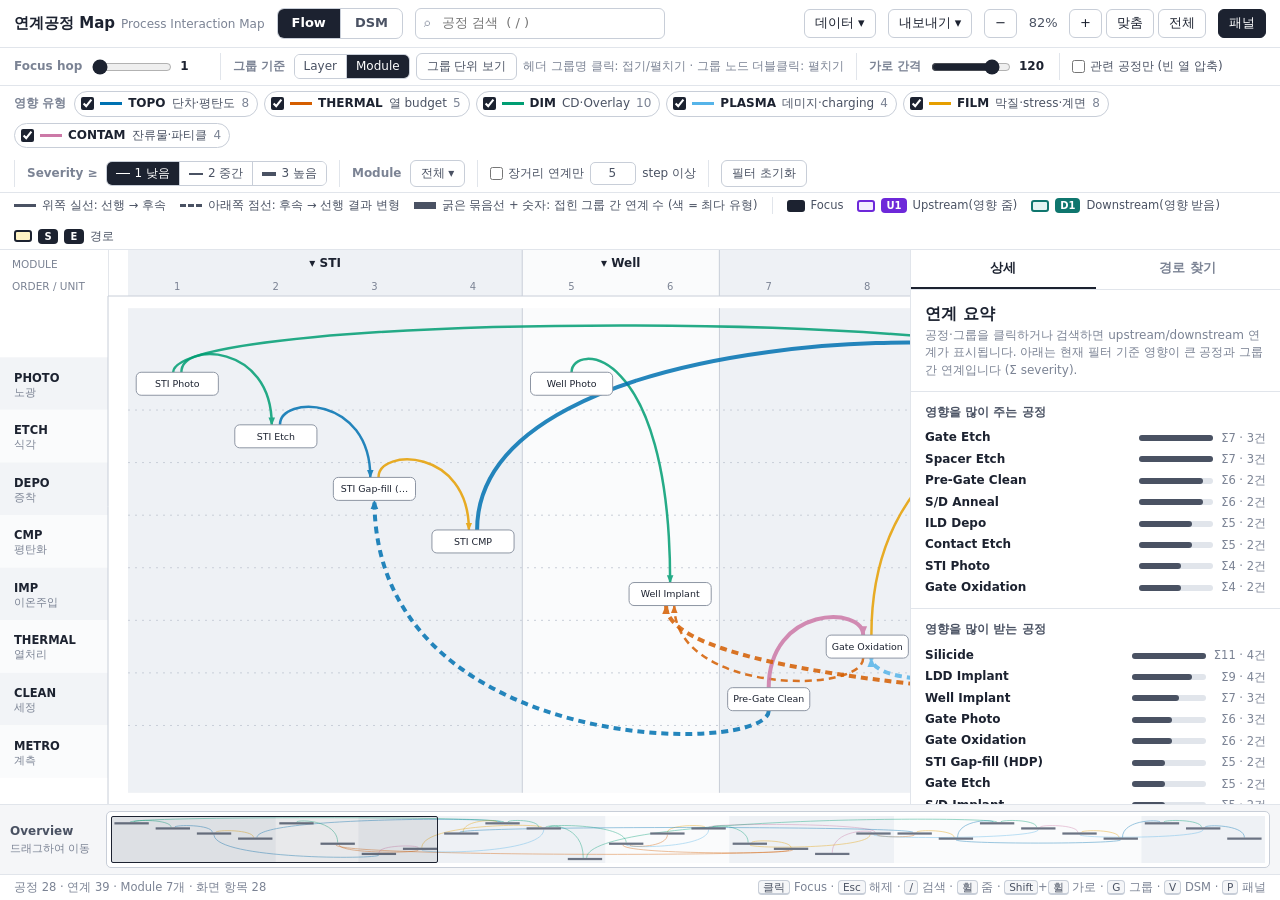
<file: process-map/process_link_map.html>
<!DOCTYPE html>
<html lang="ko">
<head>
<meta charset="utf-8">
<meta name="viewport" content="width=device-width, initial-scale=1">
<title>연계공정 Map</title>
<style>
  :root {
    --bg: #f5f6f8;
    --surface: #ffffff;
    --ink: #1c2230;
    --ink-2: #4a5263;
    --ink-3: #7b8394;
    --line: #e1e5eb;
    --line-2: #c8ced8;
    --band-a: #eef1f5;
    --accent: #1c2230;
    --hover-wash: #eef1f5;
    --up: #6d28d9;
    --up-bg: #f3edff;
    --down: #0f766e;
    --down-bg: #e3f4f2;
    --path-bg: #fff3c4;
    --warn-bg: #fff5e6;
    --warn-line: #efb35a;
    --warn-ink: #6e4300;
    --err-ink: #9b1c1c;
    --font: "Pretendard", "Malgun Gothic", "Apple SD Gothic Neo", "Segoe UI", system-ui, sans-serif;
  }
  * { box-sizing: border-box; }
  html, body { height: 100%; margin: 0; }
  body {
    background: var(--bg); color: var(--ink);
    font: 13px/1.45 var(--font);
    display: flex; flex-direction: column; overflow: hidden;
  }
  button, select, input { font: inherit; color: inherit; }
  [hidden] { display: none !important; }

  /* ---------- 상단 바 ---------- */
  .topbar {
    display: flex; align-items: center; gap: 12px; padding: 8px 14px;
    background: var(--surface); border-bottom: 1px solid var(--line); flex-wrap: wrap;
  }
  .topbar h1 { font-size: 15px; margin: 0; font-weight: 700; white-space: nowrap; }
  .topbar h1 small { font-weight: 500; color: var(--ink-3); margin-left: 6px; font-size: 12px; }
  .tabs { display: inline-flex; border: 1px solid var(--line-2); border-radius: 7px; overflow: hidden; }
  .tab { border: 0; background: transparent; padding: 5px 14px; cursor: pointer; color: var(--ink-2); font-weight: 600; }
  .tab + .tab { border-left: 1px solid var(--line-2); }
  .tab.active { background: var(--accent); color: #fff; }
  .spacer { flex: 1; }
  .ctrl-group { display: inline-flex; align-items: center; gap: 4px; }
  .ctrl-label { color: var(--ink-3); font-size: 12px; margin-right: 2px; white-space: nowrap; }
  .btn {
    border: 1px solid var(--line-2); background: var(--surface); border-radius: 6px;
    padding: 4px 10px; cursor: pointer; min-width: 30px; white-space: nowrap;
  }
  .btn:hover { background: var(--hover-wash); }
  .btn.on { background: var(--accent); color: #fff; border-color: var(--accent); }
  .btn:disabled { opacity: 0.45; cursor: not-allowed; }
  .zoom-val { min-width: 44px; text-align: center; font-variant-numeric: tabular-nums; color: var(--ink-2); }
  select { border: 1px solid var(--line-2); border-radius: 6px; padding: 4px 6px; background: var(--surface); }

  /* 검색 + 자동완성 (상단 검색, 경로 찾기 공용) */
  .search { position: relative; }
  .search input {
    width: 250px; border: 1px solid var(--line-2); border-radius: 6px; padding: 5px 10px 5px 26px; background: var(--surface);
  }
  .search input:focus { outline: 2px solid var(--ink); outline-offset: -1px; }
  .search .ico { position: absolute; left: 9px; top: 50%; transform: translateY(-50%); color: var(--ink-3); pointer-events: none; font-size: 12px; }
  .ac {
    position: absolute; top: calc(100% + 4px); left: 0; z-index: 40; width: 340px; max-height: 360px; overflow: auto;
    background: var(--surface); border: 1px solid var(--line-2); border-radius: 8px;
    box-shadow: 0 8px 24px rgba(20, 26, 40, 0.16); padding: 4px;
  }
  .ac-item { display: flex; align-items: baseline; gap: 8px; padding: 6px 8px; border-radius: 5px; cursor: pointer; }
  .ac-item.on { background: var(--hover-wash); }
  .ac-item .nm { font-weight: 600; flex: 1; min-width: 0; overflow: hidden; text-overflow: ellipsis; white-space: nowrap; }
  .ac-item .nm mark { background: #fde68a; color: inherit; border-radius: 2px; }
  .ac-item .meta { color: var(--ink-3); font-size: 11.5px; white-space: nowrap; }
  .ac-empty { padding: 8px; color: var(--ink-3); }

  /* 드롭다운 메뉴 */
  .menu-wrap { position: relative; }
  .menu {
    position: absolute; right: 0; top: calc(100% + 4px); z-index: 45; min-width: 290px;
    background: var(--surface); border: 1px solid var(--line-2); border-radius: 8px;
    box-shadow: 0 8px 24px rgba(20, 26, 40, 0.16); padding: 4px;
  }
  .menu button { display: block; width: 100%; text-align: left; border: 0; background: transparent; padding: 7px 10px; border-radius: 5px; cursor: pointer; }
  .menu button:hover { background: var(--hover-wash); }
  .menu hr { border: 0; border-top: 1px solid var(--line); margin: 4px 0; }
  .menu .mh { padding: 6px 10px 2px; font-size: 11px; color: var(--ink-3); font-weight: 700; }
  .menu .mnote { padding: 4px 10px 6px; font-size: 11px; color: var(--ink-3); line-height: 1.5; }
  .menu code { background: var(--bg); padding: 0 3px; border-radius: 3px; font-size: 10.5px; }

  /* ---------- 보기 설정 바 ---------- */
  .viewbar, .filterbar {
    display: flex; align-items: center; gap: 12px; flex-wrap: wrap;
    padding: 5px 14px; background: var(--surface); border-bottom: 1px solid var(--line);
    font-size: 12px; color: var(--ink-2);
  }
  .fgrp { display: inline-flex; align-items: center; gap: 6px; flex-wrap: wrap; }
  .fgrp-title { color: var(--ink-3); font-weight: 600; margin-right: 2px; white-space: nowrap; }
  .fgrp input[type=range] { width: 80px; accent-color: var(--ink); }
  .fgrp output { min-width: 28px; font-variant-numeric: tabular-nums; color: var(--ink); font-weight: 600; }
  .vhint { color: var(--ink-3); font-size: 11.5px; }
  .seg { display: inline-flex; border: 1px solid var(--line-2); border-radius: 6px; overflow: hidden; }
  .seg button { border: 0; background: var(--surface); padding: 3px 9px; cursor: pointer; display: inline-flex; align-items: center; gap: 5px; }
  .seg button + button { border-left: 1px solid var(--line-2); }
  .seg button.on { background: var(--accent); color: #fff; }
  .seg button:disabled { color: var(--ink-3); cursor: not-allowed; }
  .seg button .lk { width: 14px; }
  .sep { width: 1px; align-self: stretch; background: var(--line); }
  .chk { display: inline-flex; align-items: center; gap: 5px; cursor: pointer; white-space: nowrap; }
  .chk input { margin: 0; accent-color: var(--ink); }
  .num { width: 46px; border: 1px solid var(--line-2); border-radius: 5px; padding: 2px 4px; text-align: right; }

  /* ---------- 필터 바 (type 범례 겸용) ---------- */
  .tchip {
    display: inline-flex; align-items: center; gap: 6px; padding: 3px 8px 3px 6px;
    border: 1px solid var(--line-2); border-radius: 999px; cursor: pointer; white-space: nowrap; user-select: none; background: var(--surface);
  }
  .tchip:hover { background: var(--hover-wash); }
  .tchip input { margin: 0; accent-color: var(--ink); }
  .tchip b { color: var(--ink); font-weight: 600; }
  .tchip.off { opacity: 0.45; }
  .tchip.off .lk { border-top-style: dotted; }
  .cnt { color: var(--ink-3); font-variant-numeric: tabular-nums; }
  .lk { display: inline-block; width: 22px; height: 0; border-top: 3px solid currentColor; vertical-align: middle; flex: none; }
  .lk.dash { border-top-style: dashed; }
  .fpop-wrap { position: relative; }
  .fpop {
    position: absolute; top: calc(100% + 4px); left: 0; z-index: 40; width: 260px;
    background: var(--surface); border: 1px solid var(--line-2); border-radius: 8px;
    box-shadow: 0 8px 24px rgba(20, 26, 40, 0.16); padding: 8px;
  }
  .fpop .acts { display: flex; gap: 6px; margin-bottom: 6px; }
  .fpop .list { max-height: 300px; overflow: auto; display: flex; flex-direction: column; gap: 1px; }
  .fpop label { display: flex; align-items: center; gap: 7px; padding: 4px 6px; border-radius: 4px; cursor: pointer; }
  .fpop label:hover { background: var(--hover-wash); }
  .fpop label .cnt { margin-left: auto; }
  .fpop .note { color: var(--ink-3); font-size: 11px; margin-top: 6px; line-height: 1.4; }

  /* ---------- 보조 범례 ---------- */
  .legend {
    display: flex; align-items: center; gap: 14px; flex-wrap: wrap;
    padding: 4px 14px; background: var(--surface); border-bottom: 1px solid var(--line);
    font-size: 11.5px; color: var(--ink-2); min-height: 25px;
  }
  .legend .item { display: inline-flex; align-items: center; gap: 6px; white-space: nowrap; }
  .fbadge { display: inline-block; min-width: 20px; padding: 0 5px; border-radius: 4px; color: #fff; font-size: 10px; font-weight: 700; line-height: 15px; text-align: center; }
  .fbadge.up { background: var(--up); }
  .fbadge.down { background: var(--down); }
  .fbadge.path { background: var(--ink); }
  .fbox { display: inline-block; width: 18px; height: 12px; border-radius: 3px; border: 2px solid; }
  .fbox.up { border-color: var(--up); background: var(--up-bg); }
  .fbox.down { border-color: var(--down); background: var(--down-bg); }
  .fbox.root { border-color: var(--ink); background: var(--ink); }
  .fbox.mid { border-color: var(--ink); background: var(--path-bg); }
  .sw { display: inline-block; width: 14px; height: 12px; border-radius: 2px; background: var(--ink-2); }
  .sw.tri { background: #fff1de; border: 1px solid #f2d3a8; }

  /* ---------- 작업 영역 ---------- */
  .workspace { flex: 1; display: flex; min-height: 200px; }
  .views { flex: 1; position: relative; min-width: 0; }
  .pane {
    position: absolute; inset: 0; overflow: hidden; background: var(--surface);
    cursor: grab; user-select: none; touch-action: none;
  }
  .pane.dragging { cursor: grabbing; }
  .pane:focus { outline: none; }
  /* 콘텐츠 SVG는 GPU 합성 레이어: 팬은 CSS transform만 바꿔 재래스터 없이 이동 */
  .content-svg { position: absolute; left: 0; top: 0; display: block; overflow: visible; transform-origin: 0 0; will-change: transform; }
  .overlay-svg { position: absolute; inset: 0; width: 100%; height: 100%; display: block; pointer-events: none; }
  .overlay-svg .ov-hit { pointer-events: auto; }
  .noev { pointer-events: none; }

  /* Flow 인터랙션 전용 (내보내기에는 포함 안 함) */
  .hit path { fill: none; stroke: transparent; stroke-width: 12; pointer-events: stroke; vector-effect: non-scaling-stroke; cursor: pointer; }
  .hit path.x { display: none; }
  .focus-on .hit path:not(.f-on) { pointer-events: none; }
  .node, .gnode { cursor: pointer; }
  .node.is-hover rect, .node.hl-end rect { stroke: #1c2230; stroke-width: 2; }
  .gnode.is-hover .gbox, .gnode.hl-end .gbox { stroke: #1c2230; stroke-width: 2.5; }
  .lod-far .node text { display: none; }
  [data-kind="band"] { cursor: pointer; }
  .dsm-cross { fill: rgba(28, 34, 48, 0.08); }

  /* ---------- 우측 상세 패널 ---------- */
  .panel { width: 370px; flex: none; background: var(--surface); border-left: 1px solid var(--line); overflow: auto; }
  .ptabs { display: flex; border-bottom: 1px solid var(--line); position: sticky; top: 0; background: var(--surface); z-index: 3; }
  .ptab { flex: 1; border: 0; background: transparent; padding: 9px; cursor: pointer; font-weight: 700; color: var(--ink-3); border-bottom: 2px solid transparent; }
  .ptab.active { color: var(--ink); border-bottom-color: var(--ink); }
  .p-sec { padding: 12px 14px; border-bottom: 1px solid var(--line); }
  .p-h { display: flex; align-items: center; gap: 8px; margin: 0 0 8px; font-size: 12px; font-weight: 700; color: var(--ink-2); }
  .p-h .cnt { font-weight: 500; }
  .p-h .x { margin-left: auto; }
  .p-title { font-size: 16px; font-weight: 700; margin: 0 0 2px; display: flex; align-items: center; gap: 8px; }
  .p-sub { color: var(--ink-3); font-size: 12px; }
  .p-empty { color: var(--ink-3); font-size: 12px; padding: 4px 0; }
  .p-note { color: var(--ink-3); font-size: 11.5px; margin-top: 6px; }
  .p-acts { display: flex; gap: 6px; margin-top: 10px; flex-wrap: wrap; }
  .p-acts .btn { font-size: 12px; padding: 3px 8px; }
  .p-banner { background: var(--path-bg); border: 1px solid #ecd27a; border-radius: 7px; padding: 8px 10px; font-size: 12px; display: flex; gap: 8px; align-items: center; }
  .close-x { border: 0; background: transparent; cursor: pointer; color: var(--ink-3); font-size: 14px; padding: 0 2px; }
  .close-x:hover { color: var(--ink); }
  .pi { padding: 8px 9px; border: 1px solid var(--line); border-radius: 7px; margin-bottom: 6px; cursor: pointer; background: var(--surface); }
  .pi:hover { background: var(--hover-wash); }
  .pi.on { border-color: var(--ink); box-shadow: inset 3px 0 0 var(--ink); }
  .pi-top { display: flex; align-items: center; gap: 7px; }
  .pi-top b { flex: 1; min-width: 0; overflow: hidden; text-overflow: ellipsis; white-space: nowrap; font-size: 12.5px; }
  .pi-sev { letter-spacing: 1px; font-size: 11px; color: var(--ink); white-space: nowrap; }
  .pi-meta { color: var(--ink-3); font-size: 11.5px; margin-top: 2px; }
  .pi-mech { color: var(--ink-2); font-size: 12px; margin-top: 4px; display: -webkit-box; -webkit-line-clamp: 2; -webkit-box-orient: vertical; overflow: hidden; }
  .pi.on .pi-mech { -webkit-line-clamp: unset; }
  .hop-row { display: flex; gap: 6px; align-items: flex-start; margin-bottom: 6px; }
  .hop-row .hl { flex: none; width: 50px; color: var(--ink-3); font-size: 11.5px; padding-top: 3px; }
  .chips { display: flex; flex-wrap: wrap; gap: 4px; min-width: 0; }
  .nchip {
    border: 1px solid var(--line-2); border-radius: 5px; background: var(--surface); padding: 2px 7px;
    font-size: 11.5px; cursor: pointer; max-width: 100%; overflow: hidden; text-overflow: ellipsis; white-space: nowrap;
  }
  .nchip:hover { background: var(--hover-wash); }
  .nchip.up { border-color: var(--up); color: var(--up); }
  .nchip.down { border-color: var(--down); color: var(--down); }
  .nchip.both { border-color: var(--ink-2); color: var(--ink-2); }
  .hub { display: grid; grid-template-columns: 1fr 74px auto; gap: 4px 8px; align-items: center; font-size: 12px; }
  .hub .nm { cursor: pointer; overflow: hidden; text-overflow: ellipsis; white-space: nowrap; font-weight: 600; }
  .hub .nm:hover { text-decoration: underline; }
  .hub .bar { display: block; height: 6px; border-radius: 3px; background: var(--ink-2); }
  .hub .bar-bg { background: var(--line); border-radius: 3px; height: 6px; }
  .hub .val { color: var(--ink-3); font-variant-numeric: tabular-nums; font-size: 11.5px; text-align: right; white-space: nowrap; }
  .pf-row { display: flex; gap: 6px; align-items: center; margin-bottom: 7px; }
  .pf-row .lbl { width: 30px; flex: none; color: var(--ink-3); font-size: 12px; }
  .pf-row .search { flex: 1; }
  .pf-row .search input { width: 100%; }
  .pf-row .ac { width: 300px; }
  .path-item { padding: 7px 9px; border: 1px solid var(--line); border-radius: 7px; margin-bottom: 6px; cursor: pointer; }
  .path-item:hover { background: var(--hover-wash); }
  .path-item.on { border-color: var(--ink); box-shadow: inset 3px 0 0 var(--ink); }
  .path-item .pm { color: var(--ink-3); font-size: 11.5px; margin-bottom: 3px; }
  .chain { display: flex; flex-wrap: wrap; align-items: center; gap: 3px 5px; font-size: 12px; }
  .chain b { font-weight: 600; }
  .chain .lk { width: 16px; }

  /* ---------- 미니맵 ---------- */
  .minimap-wrap { height: 70px; border-top: 1px solid var(--line); background: var(--bg); padding: 6px 10px; display: flex; gap: 10px; align-items: stretch; }
  .minimap-label { width: 86px; font-size: 11px; color: var(--ink-3); display: flex; flex-direction: column; justify-content: center; }
  .minimap-label b { color: var(--ink-2); font-size: 12px; }
  .mini-box { flex: 1; position: relative; overflow: hidden; background: var(--surface); border: 1px solid var(--line-2); border-radius: 5px; cursor: pointer; touch-action: none; }
  #miniSvg { position: absolute; inset: 0; width: 100%; height: 100%; display: block; }
  .mini-node { fill: #6b7383; }
  .mini-group { fill: #c9cfd9; stroke: #6b7383; stroke-width: 1; vector-effect: non-scaling-stroke; }
  .mini-edge { fill: none; stroke-width: 0.7; opacity: 0.55; vector-effect: non-scaling-stroke; }
  .mini-edge.x { display: none; }
  .mini-win {
    position: absolute; left: 0; top: 0; width: 10px; height: 10px;
    background: rgba(28, 34, 48, 0.08); border: 1.5px solid var(--ink); border-radius: 2px;
    will-change: transform; pointer-events: none; transform-origin: 0 0;
  }

  /* ---------- 상태 바 / 경고 / 툴팁 / 토스트 ---------- */
  .statusbar { display: flex; gap: 14px; padding: 4px 14px; font-size: 11.5px; color: var(--ink-3); background: var(--surface); border-top: 1px solid var(--line); flex-wrap: wrap; }
  .statusbar .hint { margin-left: auto; }
  kbd { font: 10.5px var(--font); border: 1px solid var(--line-2); border-bottom-width: 2px; border-radius: 4px; padding: 0 4px; background: var(--bg); color: var(--ink-2); }
  .warnbar { background: var(--warn-bg); border-bottom: 1px solid var(--warn-line); color: var(--warn-ink); padding: 6px 14px; font-size: 12.5px; }
  .warnbar summary { cursor: pointer; font-weight: 600; }
  .warnbar ul { margin: 6px 0 2px; padding-left: 20px; max-height: 120px; overflow: auto; }
  .warnbar li.error { color: var(--err-ink); }
  .warnbar .close { float: right; border: 0; background: transparent; cursor: pointer; color: var(--warn-ink); font-size: 14px; }
  .tooltip {
    position: fixed; z-index: 50; pointer-events: none; max-width: 360px; min-width: 180px;
    background: var(--surface); color: var(--ink); border: 1px solid var(--line-2); border-radius: 8px;
    box-shadow: 0 6px 22px rgba(20, 26, 40, 0.16); padding: 9px 11px; font-size: 12px; line-height: 1.5;
  }
  .tt-title { font-weight: 700; font-size: 13px; margin-bottom: 4px; display: flex; align-items: center; gap: 7px; }
  .tt-grid { display: grid; grid-template-columns: auto 1fr; column-gap: 10px; row-gap: 1px; }
  .tt-grid .k { color: var(--ink-3); }
  .tt-grid .v { color: var(--ink); font-weight: 600; }
  .tt-path { font-weight: 600; margin: 3px 0; }
  .tt-path .arrow { color: var(--ink-3); margin: 0 4px; font-weight: 400; }
  .tt-mech { margin-top: 6px; padding-top: 6px; border-top: 1px solid var(--line); color: var(--ink-2); }
  .tt-list { margin: 6px 0 0; padding: 6px 0 0; border-top: 1px solid var(--line); list-style: none; }
  .tt-list li { margin-bottom: 4px; color: var(--ink-2); }
  .tt-list li b { color: var(--ink); }
  .tt-dots { letter-spacing: 1px; }
  .tt-hint { margin-top: 5px; color: var(--ink-3); font-size: 11px; }
  .toast {
    position: fixed; left: 50%; bottom: 104px; transform: translateX(-50%); z-index: 60;
    background: var(--ink); color: #fff; padding: 8px 14px; border-radius: 8px; font-size: 12.5px;
    box-shadow: 0 6px 22px rgba(20, 26, 40, 0.25); max-width: 70vw;
  }
  .dropzone {
    position: fixed; inset: 0; z-index: 70; background: rgba(28, 34, 48, 0.5); color: #fff;
    display: flex; align-items: center; justify-content: center; font-size: 18px; font-weight: 700; pointer-events: none;
  }
</style>
</head>
<body>

<!-- =================== 상단 바 =================== -->
<header class="topbar">
  <h1>연계공정 Map<small>Process Interaction Map</small></h1>
  <nav class="tabs" role="tablist" aria-label="보기 전환">
    <button class="tab active" data-view="flow" role="tab" title="Flow 뷰 (V)">Flow</button>
    <button class="tab" data-view="dsm" role="tab" title="DSM 매트릭스 뷰 (V)">DSM</button>
  </nav>
  <div class="search">
    <span class="ico">⌕</span>
    <input id="searchInput" type="text" placeholder="공정 검색  ( / )" autocomplete="off" spellcheck="false">
    <div class="ac" id="acList" hidden></div>
  </div>
  <div class="spacer"></div>
  <div class="menu-wrap">
    <button class="btn" id="btnData">데이터 ▾</button>
    <div class="menu" id="menuData" hidden>
      <div class="mh">불러오기</div>
      <button data-act="sample">내장 샘플 (28 공정)</button>
      <button data-act="stress">대용량 테스트 (650 공정 · 2127 연계 · 11 Layer)</button>
      <button data-act="open">파일 불러오기… (JSON 또는 nodes.csv + edges.csv)</button>
      <div class="mnote">창에 파일을 끌어다 놓아도 됩니다. 한글 열 이름, 엑셀 CSV(EUC-KR)도 인식합니다.<br>
        nodes: <code>id,name,module,unit,order[,layer]</code><br>
        edges: <code>source,target,type,severity,mechanism</code></div>
      <hr>
      <div class="mh">현재 데이터 저장</div>
      <button data-act="saveJson">JSON 저장</button>
      <button data-act="saveCsv">CSV 저장 (nodes.csv, edges.csv)</button>
    </div>
  </div>
  <div class="menu-wrap">
    <button class="btn" id="btnExport">내보내기 ▾</button>
    <div class="menu" id="menuExport" hidden>
      <div class="mh">현재 뷰(필터·Focus 상태 그대로)</div>
      <button data-act="svg">SVG 저장 — 전체</button>
      <button data-act="pngFull">PNG 저장 — 전체</button>
      <button data-act="pngView">PNG 저장 — 현재 화면 영역</button>
      <div class="mnote">대용량 전체 PNG는 해상도 제한으로 축소됩니다. 인쇄·확대용은 SVG를 권장합니다.</div>
    </div>
  </div>
  <div class="ctrl-group" aria-label="줌">
    <button class="btn" id="btnZoomOut" title="축소 (-)">−</button>
    <span class="zoom-val" id="zoomVal">100%</span>
    <button class="btn" id="btnZoomIn" title="확대 (+)">+</button>
    <button class="btn" id="btnFitH" title="높이 맞춤 (H)">맞춤</button>
    <button class="btn" id="btnFitAll" title="전체 보기 (F)">전체</button>
  </div>
  <button class="btn on" id="btnPanel" title="상세 패널 열기/닫기 (P)">패널</button>
</header>

<!-- =================== 보기 설정 바 =================== -->
<div class="viewbar">
  <div class="fgrp" title="Focus 시 따라갈 연계 깊이">
    <span class="fgrp-title">Focus hop</span>
    <input id="hopRange" type="range" min="1" max="3" step="1" value="1">
    <output id="hopVal">1</output>
  </div>
  <span class="sep"></span>
  <div class="fgrp">
    <span class="fgrp-title">그룹 기준</span>
    <div class="seg" id="gbSeg">
      <button data-gb="layer">Layer</button>
      <button data-gb="module">Module</button>
    </div>
    <button class="btn" id="btnGroupAll" title="모든 그룹을 하나의 노드로 접기/펼치기 (G)">그룹 단위 보기</button>
    <span class="vhint" id="collapseInfo"></span>
  </div>
  <span class="sep"></span>
  <div class="fgrp" id="colWWrap" title="Flow 뷰 공정 1칸 폭 — 줄이면 가로 길이가 짧아집니다">
    <span class="fgrp-title">가로 간격</span>
    <input id="colWRange" type="range" min="24" max="140" step="4" value="120">
    <output id="colWVal">120</output>
  </div>
  <span class="sep"></span>
  <label class="chk" title="Focus·경로·필터에 관련된 공정만 남기고 나머지 열을 제거해 압축합니다">
    <input type="checkbox" id="chkCompact"> 관련 공정만 (빈 열 압축)
  </label>
</div>

<!-- =================== 데이터 검증 경고 =================== -->
<div class="warnbar" id="warnBar" hidden>
  <button class="close" id="warnClose" title="닫기">✕</button>
  <details>
    <summary id="warnSummary"></summary>
    <ul id="warnList"></ul>
  </details>
</div>

<!-- =================== 필터 바 =================== -->
<div class="filterbar">
  <div class="fgrp" id="fTypes"><span class="fgrp-title">영향 유형</span></div>
  <span class="sep"></span>
  <div class="fgrp">
    <span class="fgrp-title">Severity ≥</span>
    <div class="seg" id="fSev"></div>
  </div>
  <span class="sep"></span>
  <div class="fgrp fpop-wrap">
    <span class="fgrp-title" id="fGrpTitle">Module</span>
    <button class="btn" id="fGrpBtn">전체 ▾</button>
    <div class="fpop" id="fGrpPop" hidden>
      <div class="acts">
        <button class="btn" id="fGrpAll">전체 선택</button>
        <button class="btn" id="fGrpNone">전체 해제</button>
      </div>
      <div class="list" id="fGrpList"></div>
      <div class="note">선택한 그룹의 공정이 주거나 받는 연계만 표시합니다. 연결이 없는 다른 그룹 공정은 흐리게 표시됩니다.</div>
    </div>
  </div>
  <span class="sep"></span>
  <div class="fgrp">
    <label class="chk"><input type="checkbox" id="fLong"> 장거리 연계만</label>
    <input class="num" type="number" id="fLongN" min="1" max="9999" value="5" title="최소 step 거리"> <span>step 이상</span>
  </div>
  <span class="sep"></span>
  <button class="btn" id="fReset">필터 초기화</button>
</div>

<!-- =================== 보조 범례 (뷰별) =================== -->
<div class="legend" id="legend"></div>

<!-- =================== 작업 영역 =================== -->
<div class="workspace">
  <div class="views" id="views">
    <!-- Flow 뷰 -->
    <div class="pane" id="flowPane" tabindex="0" aria-label="Flow 뷰">
      <svg class="content-svg" id="flowSvg" xmlns="http://www.w3.org/2000/svg">
        <defs id="flowDefs"></defs>
        <g id="flowBands"></g>
        <g id="flowLanes"></g>
        <g id="flowEdges" class="noev"></g>
        <g id="flowPinned" class="noev"></g>
        <g id="flowHits" class="hit"></g>
        <g id="flowHover" class="noev"></g>
        <g id="flowLabels" class="noev"></g>
        <g id="flowNodes"></g>
        <g id="flowBadges" class="noev"></g>
      </svg>
      <svg class="overlay-svg" id="flowOverlay">
        <g class="ov-hit">
          <rect class="hdr-bg" x="0" y="0" width="100%" id="flowHdrBg"></rect>
          <g id="flowHdrInner"></g>
          <line class="hdr-border" id="flowHdrBorder" x1="0" x2="100%"></line>
        </g>
        <g class="ov-hit">
          <rect class="gutter-bg" x="0" y="0" height="100%" id="flowGutBg"></rect>
          <g id="flowGutInner"></g>
          <line class="hdr-border" id="flowGutBorder" y1="0" y2="100%"></line>
        </g>
        <rect class="corner ov-hit" id="flowCorner" x="0" y="0"></rect>
        <text class="corner-text" id="flowCornerT1" x="12" y="18">GROUP</text>
        <text class="corner-text" id="flowCornerT2" x="12" y="40">ORDER / UNIT</text>
      </svg>
    </div>
    <!-- DSM 뷰 -->
    <div class="pane" id="dsmPane" tabindex="0" aria-label="DSM 뷰" hidden>
      <svg class="content-svg" id="dsmSvg" xmlns="http://www.w3.org/2000/svg">
        <g id="dsmBg"></g>
        <g id="dsmCells"></g>
        <g id="dsmGlines"></g>
        <g id="dsmSel"></g>
        <g id="dsmPreview"></g>
      </svg>
      <svg class="overlay-svg" id="dsmOverlay">
        <g class="ov-hit">
          <rect class="hdr-bg" x="0" y="0" width="100%" id="dsmColBg"></rect>
          <g id="dsmColInner"><g id="dsmColBands"></g><g id="dsmColLabels"></g></g>
          <line class="hdr-border" id="dsmColBorder" x1="0" x2="100%"></line>
        </g>
        <g class="ov-hit">
          <rect class="gutter-bg" x="0" y="0" height="100%" id="dsmRowBg"></rect>
          <g id="dsmRowInner"><g id="dsmRowBands"></g><g id="dsmRowLabels" text-anchor="end"></g></g>
          <line class="hdr-border" id="dsmRowBorder" y1="0" y2="100%"></line>
        </g>
        <rect class="corner ov-hit" id="dsmCorner" x="0" y="0"></rect>
        <text class="corner-text" x="12" y="20">열 → 영향 주는 공정</text>
        <text class="corner-text" x="12" y="38">행 ↓ 영향 받는 공정</text>
        <text class="corner-text" x="12" y="62">위 삼각 = 후속→선행</text>
        <text class="corner-text" x="12" y="78">(선행 결과 변형)</text>
        <text class="corner-text" x="12" y="96">아래 삼각 = 선행→후속</text>
        <g id="dsmCross"></g>
      </svg>
    </div>
  </div>

  <!-- 우측 상세 패널 -->
  <aside class="panel" id="panel" aria-label="상세 패널">
    <div class="ptabs">
      <button class="ptab active" data-tab="detail">상세</button>
      <button class="ptab" data-tab="path">경로 찾기</button>
    </div>
    <div id="pDetail"></div>
    <div id="pPath" hidden>
      <div class="p-sec">
        <div class="p-h">영향 경로 찾기 <span class="cnt">시작 → 끝 방향 (source → target)</span></div>
        <div class="pf-row"><span class="lbl">시작</span>
          <div class="search"><span class="ico">⌕</span><input id="pathFrom" type="text" placeholder="영향을 주는 공정" autocomplete="off"><div class="ac" id="acFrom" hidden></div></div>
        </div>
        <div class="pf-row"><span class="lbl">끝</span>
          <div class="search"><span class="ico">⌕</span><input id="pathTo" type="text" placeholder="영향을 받는 공정" autocomplete="off"><div class="ac" id="acTo" hidden></div></div>
        </div>
        <div class="pf-row"><span class="lbl">깊이</span>
          <select id="pathDepth" title="최대 연계 단계 수"><option>1</option><option>2</option><option>3</option><option selected>4</option></select>
          <button class="btn" id="pathSwap" title="시작·끝 바꾸기">⇅ 바꾸기</button>
          <button class="btn on" id="pathRun">경로 찾기</button>
          <button class="btn" id="pathClear">해제</button>
        </div>
      </div>
      <div id="pathResults"></div>
    </div>
  </aside>
</div>

<!-- =================== 미니맵 (Flow) =================== -->
<div class="minimap-wrap" id="miniWrap">
  <div class="minimap-label"><b>Overview</b>드래그하여 이동</div>
  <div class="mini-box" id="miniBox" aria-label="전체 개요 및 가로 스크롤">
    <svg id="miniSvg"><g id="miniContent"></g></svg>
    <div class="mini-win" id="miniWin"></div>
  </div>
</div>

<div class="statusbar">
  <span id="statCounts"></span>
  <span id="statFocus"></span>
  <span class="hint" id="statHint"></span>
</div>

<div class="tooltip" id="tooltip" hidden role="tooltip"></div>
<div class="toast" id="toast" hidden></div>
<div class="dropzone" id="dropzone" hidden>파일을 놓으면 데이터를 교체합니다 (JSON 또는 nodes.csv + edges.csv)</div>
<input type="file" id="fileInput" multiple accept=".json,.csv,.tsv,.txt" hidden>

<!-- =================== 내장 데이터 (렌더링 로직과 분리) =================== -->
<script type="application/json" id="data">
{
  "nodes": [
    { "id": "N01", "name": "STI Photo",          "layer": "FEOL", "module": "STI",     "unit": "PHOTO",   "order": 1 },
    { "id": "N02", "name": "STI Etch",           "layer": "FEOL", "module": "STI",     "unit": "ETCH",    "order": 2 },
    { "id": "N03", "name": "STI Gap-fill (HDP)", "layer": "FEOL", "module": "STI",     "unit": "DEPO",    "order": 3 },
    { "id": "N04", "name": "STI CMP",            "layer": "FEOL", "module": "STI",     "unit": "CMP",     "order": 4 },
    { "id": "N05", "name": "Well Photo",         "layer": "FEOL", "module": "Well",    "unit": "PHOTO",   "order": 5 },
    { "id": "N06", "name": "Well Implant",       "layer": "FEOL", "module": "Well",    "unit": "IMP",     "order": 6 },
    { "id": "N07", "name": "Pre-Gate Clean",     "layer": "FEOL", "module": "Gate",    "unit": "CLEAN",   "order": 7 },
    { "id": "N08", "name": "Gate Oxidation",     "layer": "FEOL", "module": "Gate",    "unit": "THERMAL", "order": 8 },
    { "id": "N09", "name": "Poly-Si Depo",       "layer": "FEOL", "module": "Gate",    "unit": "DEPO",    "order": 9 },
    { "id": "N10", "name": "Gate Photo",         "layer": "FEOL", "module": "Gate",    "unit": "PHOTO",   "order": 10 },
    { "id": "N11", "name": "Gate Etch",          "layer": "FEOL", "module": "Gate",    "unit": "ETCH",    "order": 11 },
    { "id": "N12", "name": "Gate CD Measure",    "layer": "FEOL", "module": "Gate",    "unit": "METRO",   "order": 12 },
    { "id": "N13", "name": "LDD Implant",        "layer": "FEOL", "module": "Spacer",  "unit": "IMP",     "order": 13 },
    { "id": "N14", "name": "Spacer SiN Depo",    "layer": "FEOL", "module": "Spacer",  "unit": "DEPO",    "order": 14 },
    { "id": "N15", "name": "Spacer Etch",        "layer": "FEOL", "module": "Spacer",  "unit": "ETCH",    "order": 15 },
    { "id": "N16", "name": "S/D Implant",        "layer": "FEOL", "module": "S/D",     "unit": "IMP",     "order": 16 },
    { "id": "N17", "name": "S/D Anneal",         "layer": "FEOL", "module": "S/D",     "unit": "THERMAL", "order": 17 },
    { "id": "N18", "name": "Pre-Silicide Clean", "layer": "FEOL", "module": "S/D",     "unit": "CLEAN",   "order": 18 },
    { "id": "N19", "name": "Silicide",           "layer": "FEOL", "module": "S/D",     "unit": "DEPO",    "order": 19 },
    { "id": "N20", "name": "ILD Depo",           "layer": "MOL",  "module": "Contact", "unit": "DEPO",    "order": 20 },
    { "id": "N21", "name": "ILD CMP",            "layer": "MOL",  "module": "Contact", "unit": "CMP",     "order": 21 },
    { "id": "N22", "name": "Contact Photo",      "layer": "MOL",  "module": "Contact", "unit": "PHOTO",   "order": 22 },
    { "id": "N23", "name": "Contact Etch",       "layer": "MOL",  "module": "Contact", "unit": "ETCH",    "order": 23 },
    { "id": "N24", "name": "W Plug Depo",        "layer": "MOL",  "module": "Contact", "unit": "DEPO",    "order": 24 },
    { "id": "N25", "name": "W CMP",              "layer": "MOL",  "module": "Contact", "unit": "CMP",     "order": 25 },
    { "id": "N26", "name": "M1 Photo",           "layer": "BEOL", "module": "M1",      "unit": "PHOTO",   "order": 26 },
    { "id": "N27", "name": "M1 Trench Etch",     "layer": "BEOL", "module": "M1",      "unit": "ETCH",    "order": 27 },
    { "id": "N28", "name": "Cu CMP",             "layer": "BEOL", "module": "M1",      "unit": "CMP",     "order": 28 }
  ],
  "edges": [
    { "source": "N04", "target": "N10", "type": "TOPO",    "severity": 3, "mechanism": "STI 단차가 gate photo DOF·CD 균일도에 영향" },
    { "source": "N17", "target": "N06", "type": "THERMAL", "severity": 3, "mechanism": "후속 열처리로 well 도펀트 재분포" },
    { "source": "N15", "target": "N19", "type": "CONTAM",  "severity": 2, "mechanism": "spacer etch 잔류물이 silicide 형성 저해" },
    { "source": "N01", "target": "N02", "type": "DIM",     "severity": 2, "mechanism": "STI PR CD·profile이 active 폭과 trench 형상으로 전사" },
    { "source": "N02", "target": "N03", "type": "TOPO",    "severity": 2, "mechanism": "trench 깊이·측벽 각도가 HDP gap-fill void/seam 발생 여부 결정" },
    { "source": "N03", "target": "N04", "type": "FILM",    "severity": 2, "mechanism": "HDP 막 밀도·두께 산포가 CMP 연마 속도와 dishing·잔막 균일도 결정" },
    { "source": "N07", "target": "N03", "type": "TOPO",    "severity": 3, "mechanism": "HF 기반 pre-gate clean이 STI oxide를 recess시켜 divot·step height 변화" },
    { "source": "N01", "target": "N10", "type": "DIM",     "severity": 2, "mechanism": "STI(active) layer 정렬 기준 대비 gate overlay 마진" },
    { "source": "N05", "target": "N06", "type": "DIM",     "severity": 2, "mechanism": "implant mask PR 경계 위치·두께가 well 경계와 shadowing 결정" },
    { "source": "N08", "target": "N06", "type": "THERMAL", "severity": 2, "mechanism": "gate 산화 열공정으로 well 도펀트 확산·표면 농도 변화" },
    { "source": "N07", "target": "N08", "type": "CONTAM",  "severity": 3, "mechanism": "잔류 금속·유기물이 gate oxide 결함 밀도와 Dit 증가 유발" },
    { "source": "N08", "target": "N11", "type": "FILM",    "severity": 2, "mechanism": "gate oxide 두께가 poly etch 선택비·punch-through 마진 결정" },
    { "source": "N09", "target": "N10", "type": "FILM",    "severity": 1, "mechanism": "poly 표면 거칠기·반사율이 photo CD 편차에 영향" },
    { "source": "N10", "target": "N11", "type": "DIM",     "severity": 3, "mechanism": "PR CD·LWR가 gate CD로 직접 전사" },
    { "source": "N11", "target": "N12", "type": "DIM",     "severity": 2, "mechanism": "etch bias가 최종 gate CD 및 feed-forward 보정 기준 결정" },
    { "source": "N11", "target": "N08", "type": "PLASMA",  "severity": 3, "mechanism": "gate over-etch 시 plasma charging으로 gate oxide 손상 (antenna effect)" },
    { "source": "N11", "target": "N13", "type": "DIM",     "severity": 2, "mechanism": "gate 하부 footing·CD가 LDD-gate overlap 길이 결정" },
    { "source": "N14", "target": "N13", "type": "THERMAL", "severity": 2, "mechanism": "SiN LPCVD 열 budget으로 LDD 도펀트 확산" },
    { "source": "N14", "target": "N15", "type": "FILM",    "severity": 2, "mechanism": "SiN 두께·conformality가 최종 spacer 폭 결정" },
    { "source": "N15", "target": "N13", "type": "PLASMA",  "severity": 2, "mechanism": "spacer over-etch로 LDD 영역 Si recess·격자 손상 → 도펀트 손실" },
    { "source": "N15", "target": "N16", "type": "DIM",     "severity": 3, "mechanism": "spacer 폭이 S/D-gate offset 및 유효 채널 길이(Leff) 결정" },
    { "source": "N16", "target": "N17", "type": "FILM",    "severity": 2, "mechanism": "implant 비정질화 깊이가 재결정·EOR 결함 분포 결정" },
    { "source": "N17", "target": "N13", "type": "THERMAL", "severity": 3, "mechanism": "spike anneal로 LDD 확산 및 overlap 증가 → short channel 특성 변화" },
    { "source": "N18", "target": "N19", "type": "CONTAM",  "severity": 3, "mechanism": "native oxide 잔류 시 silicide 미형성·접촉 저항 증가" },
    { "source": "N19", "target": "N16", "type": "FILM",    "severity": 2, "mechanism": "silicide가 Si를 소모하여 접합 깊이 대비 leakage 증가" },
    { "source": "N20", "target": "N19", "type": "THERMAL", "severity": 3, "mechanism": "ILD 증착 열 budget으로 NiSi 응집·고저항 상 전이" },
    { "source": "N09", "target": "N20", "type": "TOPO",    "severity": 2, "mechanism": "gate stack 높이가 ILD gap-fill aspect ratio와 void 결정" },
    { "source": "N20", "target": "N21", "type": "FILM",    "severity": 2, "mechanism": "ILD 막두께 균일도가 CMP 후 잔막 산포 결정" },
    { "source": "N21", "target": "N22", "type": "TOPO",    "severity": 3, "mechanism": "ILD 평탄도가 contact photo DOF 마진 결정" },
    { "source": "N12", "target": "N22", "type": "DIM",     "severity": 2, "mechanism": "gate 실측 CD·overlay 기준으로 contact 정렬 보정" },
    { "source": "N22", "target": "N23", "type": "DIM",     "severity": 3, "mechanism": "contact CD·overlay가 gate-contact short 마진 결정" },
    { "source": "N23", "target": "N19", "type": "PLASMA",  "severity": 3, "mechanism": "contact over-etch로 silicide 손실·contact 저항 증가" },
    { "source": "N23", "target": "N24", "type": "CONTAM",  "severity": 2, "mechanism": "etch polymer 잔류물이 barrier 접착 불량·W void 유발" },
    { "source": "N24", "target": "N25", "type": "FILM",    "severity": 2, "mechanism": "W 막 grain·두께가 CMP 속도와 plug recess 결정" },
    { "source": "N25", "target": "N21", "type": "TOPO",    "severity": 2, "mechanism": "W CMP 과연마로 ILD erosion 발생 → 추가 단차" },
    { "source": "N25", "target": "N26", "type": "TOPO",    "severity": 2, "mechanism": "W recess·erosion 단차가 M1 photo 초점 마진에 영향" },
    { "source": "N26", "target": "N27", "type": "DIM",     "severity": 3, "mechanism": "M1 CD·contact 대비 overlay가 metal-contact short/open 결정" },
    { "source": "N27", "target": "N24", "type": "PLASMA",  "severity": 2, "mechanism": "M1 trench over-etch 시 W plug 상단 손상·산화" },
    { "source": "N27", "target": "N28", "type": "TOPO",    "severity": 2, "mechanism": "trench 깊이 편차가 Cu CMP dishing·배선 저항 산포 결정" }
  ]
}
</script>

<script>
(function () {
  'use strict';

  /* ==========================================================================
   * 1. 상수 / 설정
   * ======================================================================== */

  // swimlane 순서 (위 → 아래)
  const UNIT_ORDER = ['PHOTO', 'ETCH', 'DEPO', 'CMP', 'IMP', 'THERMAL', 'CLEAN', 'METRO'];
  const UNIT_LABEL = {
    PHOTO: '노광', ETCH: '식각', DEPO: '증착', CMP: '평탄화',
    IMP: '이온주입', THERMAL: '열처리', CLEAN: '세정', METRO: '계측'
  };

  // 영향 유형별 색 (Okabe-Ito 색약 대응 팔레트). ETC는 알 수 없는 type 대비용
  const TYPE_META = {
    TOPO:    { color: '#0072B2', label: '단차·평탄도' },
    THERMAL: { color: '#D55E00', label: '열 budget' },
    DIM:     { color: '#009E73', label: 'CD·Overlay' },
    PLASMA:  { color: '#56B4E9', label: '데미지·charging' },
    FILM:    { color: '#E69F00', label: '막질·stress·계면' },
    CONTAM:  { color: '#CC79A7', label: '잔류물·파티클' },
    ETC:     { color: '#000000', label: '기타(미정의)' }
  };
  const TYPE_KEYS = ['TOPO', 'THERMAL', 'DIM', 'PLASMA', 'FILM', 'CONTAM'];
  const TYPE_IDX = { TOPO: 0, THERMAL: 1, DIM: 2, PLASMA: 3, FILM: 4, CONTAM: 5, ETC: 6 };

  const SEV_WIDTH = { 1: 1, 2: 2.5, 3: 4 };
  const SEV_LABEL = { 1: '낮음', 2: '중간', 3: '높음' };
  const SEV_OPACITY = { 1: 0.35, 2: 0.65, 3: 1 };     // DSM 셀 진하기
  const MARKER_SIZE = { 1: 8, 2: 10, 3: 12, b: 15 };  // b = 묶음 엣지

  // Flow 레이아웃 치수 (content 좌표계)
  const FL = {
    NODE_H: 28, LANE_PAD: 18, SLOT_GAP: 8,
    GUTTER: 108, HEADER: 46, HDR_ROW1: 26,   // 고정 라벨 영역 (화면 px)
    ARC_BASE: 16, ARC_K: 20,                 // arc 높이 = ARC_BASE + ARC_K * sqrt(열 거리)
    GROUP_MIN_W: 120, GROUP_TOP: 40          // 접힌 그룹 노드 최소 폭, lane 위로 올라가는 높이
  };
  // DSM 치수
  const DS = { CS: 18, LEFT: 240, TOP: 150, BAND: 24 };

  const BIG_N = 200;          // 이 이상이면 대용량 기본 보기(그룹 접기 + 가로 압축)
  const MAX_PATHS = 300;      // 경로 찾기 결과 상한

  const FONT = '"Pretendard","Malgun Gothic","Apple SD Gothic Neo","Segoe UI",system-ui,sans-serif';

  /**
   * SVG 마크 스타일 — 화면과 SVG/PNG 내보내기에 동일하게 사용 (단일 출처).
   * 내보낸 파일에서도 보이도록 CSS 변수 대신 실제 색 값을 쓴다.
   */
  const SVG_CSS = `
text{font-family:${FONT}}
.band-a{fill:#eef1f5}.band-b{fill:#fafbfc}
.band-line{stroke:#c8ced8;stroke-width:1;vector-effect:non-scaling-stroke}
.lane-line{stroke:#c8ced8;stroke-width:1;stroke-dasharray:2 5;vector-effect:non-scaling-stroke}
.edge{fill:none;stroke-linecap:round;opacity:.85;vector-effect:non-scaling-stroke}
.edge.bwd{stroke-dasharray:7 5;stroke-linecap:butt}
.edge.bundle{opacity:.6}
.edge.x{display:none}
.blabel{font-size:11px;font-weight:700;fill:#1c2230;paint-order:stroke;stroke:#ffffff;stroke-width:3px;stroke-linejoin:round}
.node rect{fill:#ffffff;stroke:#8e96a4;stroke-width:1;vector-effect:non-scaling-stroke}
.node text{font-size:11.5px;font-weight:500;fill:#1c2230}
.gnode .gbox{fill:#f4f6f9;stroke:#5b6474;stroke-width:1.5;vector-effect:non-scaling-stroke}
.gnode .glabel{font-size:12.5px;font-weight:700;fill:#1c2230}
.gnode .gsub{font-size:10.5px;fill:#7b8394}
.gnode .gbar{fill:#e1e5eb}
.gnode .glane{font-size:11px;font-weight:600;fill:#4a5263}
.faded{opacity:.25}
.focus-on .edge{opacity:.08}
.focus-on .blabel{opacity:.1}
.focus-on .edge.f-on{opacity:1}
.focus-on .edge.bundle.f-on{opacity:.8}
.focus-on .blabel.f-on{opacity:1}
.focus-on .node:not(.f-in),.focus-on .gnode:not(.f-in){opacity:.08}
.node.f-up rect,.gnode.f-up .gbox{stroke:#6d28d9;stroke-width:2.5;fill:#f3edff}
.node.f-down rect,.gnode.f-down .gbox{stroke:#0f766e;stroke-width:2.5;fill:#e3f4f2}
.node.f-both rect,.gnode.f-both .gbox{stroke:#6d28d9;stroke-width:2.5;fill:#e3f4f2;stroke-dasharray:6 3}
.node.f-p-mid rect,.gnode.f-p-mid .gbox{stroke:#1c2230;stroke-width:2.5;fill:#fff3c4}
.node.f-root rect,.node.f-p-start rect,.node.f-p-end rect,.gnode.f-root .gbox,.gnode.f-p-start .gbox,.gnode.f-p-end .gbox{fill:#1c2230;stroke:#1c2230;stroke-width:2.5}
.node.f-root text,.node.f-p-start text,.node.f-p-end text,.gnode.f-root text,.gnode.f-p-start text,.gnode.f-p-end text{fill:#ffffff;font-weight:700}
.gnode.f-root .gbar,.gnode.f-p-start .gbar,.gnode.f-p-end .gbar{fill:#3a4252}
.badge rect{stroke:#ffffff;stroke-width:1;vector-effect:non-scaling-stroke}
.badge.up rect{fill:#6d28d9}.badge.down rect{fill:#0f766e}.badge.both rect{fill:#4a5263}.badge.path rect{fill:#1c2230}
.badge text{font-size:9.5px;font-weight:700;fill:#ffffff}
.hover-halo{fill:none;stroke:#ffffff;opacity:.95;stroke-linecap:round;vector-effect:non-scaling-stroke}
.hover-edge{fill:none;stroke-linecap:round;vector-effect:non-scaling-stroke}
.hover-edge.bwd{stroke-dasharray:7 5;stroke-linecap:butt}
.pin-glow{fill:none;stroke:#1c2230;opacity:.18;stroke-linecap:round;vector-effect:non-scaling-stroke}
.pin-ring{fill:none;stroke:#1c2230;stroke-width:2;stroke-dasharray:4 3;vector-effect:non-scaling-stroke}
.hdr-bg,.gutter-bg,.corner{fill:#ffffff}
.hdr-border{stroke:#c8ced8;stroke-width:1}
.hdr-band-a{fill:#eef1f5}.hdr-band-b{fill:#fafbfc}
.hdr-band-line{stroke:#c8ced8;stroke-width:1}
.hdr-mod{font-size:12px;font-weight:700;fill:#1c2230}
.hdr-tick{font-size:10px;fill:#7b8394}
.gut-lane-a{fill:#f2f4f7}.gut-lane-b{fill:#fafbfc}
.gut-unit{font-size:11.5px;font-weight:700;fill:#1c2230}
.gut-sub{font-size:10.5px;fill:#7b8394}
.corner-text{font-size:10.5px;fill:#7b8394}
.tri-up{fill:#fff6eb}
.dsm-grid{fill:none;stroke:#e6e9ee;stroke-width:.5;vector-effect:non-scaling-stroke}
.dsm-gline{fill:none;stroke:#7b8394;stroke-width:1.5;vector-effect:non-scaling-stroke}
.diag{fill:#d5d9e0}
.cell rect{shape-rendering:crispEdges}
.cell.dim{opacity:.08}
.dsm-sel{fill:#1c2230;opacity:.07}
.dsm-pin{fill:none;stroke:#1c2230;stroke-width:2.5;vector-effect:non-scaling-stroke}
.dsm-prev{fill:none;stroke:#1c2230;stroke-width:1.5;stroke-dasharray:3 2;vector-effect:non-scaling-stroke}
.lab{fill:#1c2230}
.lab.grp{font-weight:700}
.lab.r-up{fill:#6d28d9;font-weight:700}.lab.r-down{fill:#0f766e;font-weight:700}.lab.r-both{fill:#4a5263;font-weight:700}
.lab.r-root,.lab.r-p-start,.lab.r-p-end{fill:#1c2230;font-weight:800;text-decoration:underline}
.lab.r-p-mid{font-weight:700}
.lab.dim{opacity:.35}
.ex-title{font-size:15px;font-weight:700;fill:#1c2230}
.ex-sub{font-size:11px;fill:#7b8394}
.ex-leg{font-size:11px;fill:#4a5263}
`;

  // 화면에도 같은 스타일 적용
  document.head.append(Object.assign(document.createElement('style'), { textContent: SVG_CSS }));

  /* ==========================================================================
   * 2. 앱 공유 상태 — Flow / DSM 두 뷰가 같은 선택·필터 상태를 공유
   * ======================================================================== */
  const DEFAULT_FILTERS = () => ({
    types: new Set(TYPE_KEYS.concat('ETC')),   // 표시할 type
    minSeverity: 1,                            // severity 최소값
    groups: null,                              // null = 전체, Set = 선택한 그룹(Layer 또는 Module)
    longRangeOnly: false,                      // 장거리 연계만
    longRangeN: 5                              // 장거리 기준 step
  });
  const newPathState = () => ({ from: null, to: null, maxDepth: 4, results: [], active: -1, truncated: false, reverse: 0, searched: false });

  const App = {
    model: null,       // 정규화된 데이터 {nodes, edges, nodeById, issues, hasLayer}
    sortedNodes: [],   // order 순 노드
    groups: [],        // 현재 그룹 기준의 그룹 목록 [{key, members, o0, o1}]
    groupByKey: new Map(),
    display: null,     // 화면용 그래프 (그룹 접기·압축 반영) — 두 뷰 공용
    state: {
      view: 'flow',               // 'flow' | 'dsm'
      selected: null,             // {kind:'node', id} | {kind:'group', key}
      pinnedEdge: null,           // 강조한 실제 엣지 index
      hop: 1,                     // Focus hop 깊이 (1~3)
      filters: DEFAULT_FILTERS(),
      groupBy: 'module',          // 'layer' | 'module'
      collapsed: new Set(),       // 접힌 그룹 key
      colW: 120,                  // Flow 가로 간격
      compact: false,             // 관련 공정만 (빈 열 압축)
      path: newPathState(),
      panelOpen: true,
      panelTab: 'detail'
    },
    derived: {
      edgeVisible: null,  // Uint8Array: 필터 통과 여부
      nodeFaded: null,    // Uint8Array: 그룹 필터로 흐리게
      visVersion: 0,      // 필터 결과 버전 (재구성 판단용)
      focus: null,        // {roots:Set, up:Map(node→hop), down:Map, upE:Set, downE:Set}
      hl: null,           // 강조 정보 {kind:'focus'|'path', nodeRole:Map, edges:Set}
      hlKey: ''           // 강조 상태 식별 문자열
    }
  };

  /* ==========================================================================
   * 3. 유틸
   * ======================================================================== */
  const $ = id => document.getElementById(id);
  const clamp = (v, a, b) => Math.max(a, Math.min(b, v));
  const r1 = v => Math.round(v * 10) / 10;
  const sevDots = s => '●'.repeat(s) + '○'.repeat(3 - s);
  const bySevDesc = (a, b) => b.severity - a.severity || b.span - a.span;

  // SVG/HTML 문자열 이스케이프 (업로드 데이터가 들어와도 안전하게)
  function esc(s) {
    return String(s).replace(/[&<>"']/g, c => ({ '&': '&amp;', '<': '&lt;', '>': '&gt;', '"': '&quot;', "'": '&#39;' }[c]));
  }
  // DOM 요소 생성 (textContent 사용 → XSS 안전)
  function el(tag, cls, text) {
    const e = document.createElement(tag);
    if (cls) e.className = cls;
    if (text != null) e.textContent = text;
    return e;
  }
  // 텍스트 폭 측정 + 말줄임 (canvas measureText, 결과 캐시)
  const measureCtx = document.createElement('canvas').getContext('2d');
  const measureCache = new Map();
  function textWidth(text, font) {
    const key = font + '|' + text;
    let w = measureCache.get(key);
    if (w === undefined) {
      measureCtx.font = font;
      w = measureCtx.measureText(text).width;
      if (measureCache.size > 50000) measureCache.clear();
      measureCache.set(key, w);
    }
    return w;
  }
  function truncate(text, maxW, font) {
    if (maxW <= 6) return '';
    if (textWidth(text, font) <= maxW) return text;
    let lo = 0, hi = text.length;
    while (lo < hi) {
      const mid = (lo + hi + 1) >> 1;
      if (textWidth(text.slice(0, mid) + '…', font) <= maxW) lo = mid; else hi = mid - 1;
    }
    return lo > 0 ? text.slice(0, lo) + '…' : '';
  }
  // 색 line key (type 색 + 방향에 따라 실선/점선)
  function lineKey(type, dir) {
    const k = el('span', 'lk' + (dir === 'bwd' ? ' dash' : ''));
    k.style.color = TYPE_META[type].color;
    return k;
  }
  // 파일 다운로드
  function download(blob, name) {
    const a = document.createElement('a');
    a.href = URL.createObjectURL(blob);
    a.download = name;
    document.body.append(a);
    a.click();
    a.remove();
    setTimeout(() => URL.revokeObjectURL(a.href), 4000);
  }
  function stamp() {
    const d = new Date(), p = n => String(n).padStart(2, '0');
    return `${d.getFullYear()}${p(d.getMonth() + 1)}${p(d.getDate())}-${p(d.getHours())}${p(d.getMinutes())}`;
  }
  // 하단 알림
  let toastTimer = 0;
  function toast(msg, ms) {
    const t = $('toast');
    t.textContent = msg;
    t.hidden = false;
    clearTimeout(toastTimer);
    toastTimer = setTimeout(() => { t.hidden = true; }, ms || 3500);
  }

  /* ==========================================================================
   * 4. 데이터 로드 · 정규화 · 검증
   * ======================================================================== */
  function loadEmbeddedData() {
    return JSON.parse($('data').textContent);
  }

  /**
   * 원시 데이터를 정규화하고 검증한다.
   * - 중복 id: 첫 번째 노드만 사용
   * - 없는 id 참조 / 자기참조 엣지: 렌더링에서 제외
   * - 알 수 없는 unit/type, 범위 밖 severity: 경고 후 보정
   * - layer(선택 항목): 일부만 있으면 나머지는 '(미지정)'
   */
  function normalizeAndValidate(raw) {
    const issues = [];
    const nodes = [];
    const nodeById = new Map();
    const rawNodes = Array.isArray(raw && raw.nodes) ? raw.nodes : [];
    const rawEdges = Array.isArray(raw && raw.edges) ? raw.edges : [];
    if (!rawNodes.length) issues.push({ level: 'error', msg: 'nodes가 비어 있거나 없습니다.' });
    const where = (x, i, kind) => x && x.__row ? `${kind} ${x.__row}행` : `${kind}[${i}]`;
    const str = v => (v == null ? '' : String(v).trim());

    rawNodes.forEach((n, i) => {
      const id = str(n && n.id);
      if (!id) { issues.push({ level: 'error', msg: `${where(n, i, 'nodes')}: id가 없습니다 — 제외` }); return; }
      if (nodeById.has(id)) {
        issues.push({ level: 'error', msg: `중복 id "${id}" (${where(n, i, 'nodes')}) — 첫 번째 노드만 사용` });
        return;
      }
      let unit = str(n.unit).toUpperCase();
      if (!UNIT_ORDER.includes(unit)) {
        issues.push({ level: 'warn', msg: `노드 "${id}": 알 수 없는 unit "${str(n.unit)}" — 별도 lane에 표시` });
        if (!unit) unit = 'ETC';
      }
      let order = Number(str(n.order));
      if (str(n.order) === '' || !Number.isFinite(order)) {
        issues.push({ level: 'warn', msg: `노드 "${id}": order가 숫자가 아님 ("${str(n.order)}") — 맨 뒤로 배치` });
        order = Infinity;
      }
      const node = {
        id,
        name: str(n.name) || id,
        module: str(n.module) || '(미지정)',
        layer: str(n.layer) || null,
        unit, order,
        i: nodes.length,
        inE: [],   // 이 노드가 영향받는 엣지
        outE: []   // 이 노드가 영향주는 엣지
      };
      nodes.push(node);
      nodeById.set(id, node);
    });
    const finiteMax = nodes.reduce((m, n) => Number.isFinite(n.order) ? Math.max(m, n.order) : m, 0);
    nodes.forEach(n => { if (!Number.isFinite(n.order)) n.order = finiteMax + 1; });

    // layer: 일부 노드에만 있으면 나머지는 (미지정)
    const withLayer = nodes.filter(n => n.layer).length;
    const hasLayer = withLayer > 0;
    if (hasLayer && withLayer < nodes.length) {
      issues.push({ level: 'warn', msg: `layer가 비어 있는 노드 ${nodes.length - withLayer}개 — '(미지정)' layer로 묶음` });
      nodes.forEach(n => { if (!n.layer) n.layer = '(미지정)'; });
    }

    // order 순위 (장거리 판정의 step 거리 기준)
    const orders = [...new Set(nodes.map(n => n.order))].sort((a, b) => a - b);
    const rank = new Map(orders.map((o, i) => [o, i]));
    nodes.forEach(n => { n.rank = rank.get(n.order); });

    const edges = [];
    const seen = new Set();
    rawEdges.forEach((e, i) => {
      const sId = str(e && e.source), tId = str(e && e.target);
      const s = nodeById.get(sId), t = nodeById.get(tId);
      const at = where(e, i, 'edges');
      if (!s || !t) {
        const missing = [!s ? `source "${sId}"` : null, !t ? `target "${tId}"` : null].filter(Boolean).join(', ');
        issues.push({ level: 'error', msg: `${at}: 없는 id 참조 (${missing}) — 제외` });
        return;
      }
      if (s === t) {
        issues.push({ level: 'error', msg: `${at}: 자기참조 엣지 ("${sId}" → "${tId}") — 제외` });
        return;
      }
      let type = str(e.type).toUpperCase();
      if (!TYPE_KEYS.includes(type)) {
        issues.push({ level: 'warn', msg: `${at} (${sId}→${tId}): 알 수 없는 type "${str(e.type)}" — 기타로 표시` });
        type = 'ETC';
      }
      let sev = Math.round(Number(str(e.severity)));
      if (!(sev >= 1 && sev <= 3)) {
        issues.push({ level: 'warn', msg: `${at} (${sId}→${tId}): severity "${str(e.severity)}" 범위 밖 — 1~3으로 보정` });
        sev = Number.isFinite(sev) ? clamp(sev, 1, 3) : 1;
      }
      const key = sId + '\u0000' + tId + '\u0000' + type;
      if (seen.has(key)) issues.push({ level: 'warn', msg: `${at}: 중복 엣지 (${sId}→${tId}, ${type})` });
      seen.add(key);

      const edge = {
        i: edges.length, source: sId, target: tId, s, t, type, severity: sev,
        mechanism: str(e.mechanism),
        dir: s.order <= t.order ? 'fwd' : 'bwd',   // 선행→후속 / 후속→선행(선행 결과 변형)
        span: Math.abs(t.rank - s.rank)            // 공정 step 거리
      };
      edges.push(edge);
      s.outE.push(edge);
      t.inE.push(edge);
    });

    return { nodes, edges, nodeById, issues, hasLayer };
  }

  // 현재 모델 → 저장용 원시 데이터
  function modelToRaw(M) {
    return {
      nodes: M.nodes.map(n => {
        const o = { id: n.id, name: n.name, module: n.module, unit: n.unit, order: n.order };
        if (M.hasLayer) o.layer = n.layer;
        return o;
      }),
      edges: M.edges.map(e => ({ source: e.source, target: e.target, type: e.type, severity: e.severity, mechanism: e.mechanism }))
    };
  }

  /* ==========================================================================
   * 5. 그룹 · 필터 · Focus · 경로 (뷰와 무관한 공통 로직)
   * ======================================================================== */

  // 노드의 그룹 key (현재 그룹 기준: Layer 또는 Module)
  function groupKeyOf(n) {
    return App.state.groupBy === 'layer' ? (n.layer || '(미지정)') : n.module;
  }
  function groupLabel() { return App.state.groupBy === 'layer' ? 'Layer' : 'Module'; }

  // 그룹 목록 계산 (첫 등장 order 순)
  function computeGroups() {
    const map = new Map();
    App.sortedNodes.forEach(n => {
      const k = groupKeyOf(n);
      let g = map.get(k);
      if (!g) { g = { key: k, members: [], o0: n.order, o1: n.order }; map.set(k, g); }
      g.members.push(n);
      g.o1 = Math.max(g.o1, n.order);
    });
    App.groups = [...map.values()];
    App.groupByKey = map;
  }

  function filtersActive() {
    const f = App.state.filters;
    return f.types.size < TYPE_KEYS.length + 1 || f.minSeverity > 1 || !!f.groups || f.longRangeOnly;
  }

  // 필터 조건을 엣지/노드에 적용 → derived.edgeVisible / nodeFaded
  function computeVisibility() {
    const f = App.state.filters, M = App.model;
    const vis = new Uint8Array(M.edges.length);
    const gs = f.groups;
    M.edges.forEach(e => {
      let ok = f.types.has(e.type) && e.severity >= f.minSeverity;
      if (ok && gs) ok = gs.has(groupKeyOf(e.s)) || gs.has(groupKeyOf(e.t));
      if (ok && f.longRangeOnly) ok = e.span >= f.longRangeN;
      vis[e.i] = ok ? 1 : 0;
    });
    const faded = new Uint8Array(M.nodes.length);
    if (gs) {
      M.nodes.forEach(n => {
        if (gs.has(groupKeyOf(n))) return;
        faded[n.i] = (n.inE.some(e => vis[e.i]) || n.outE.some(e => vis[e.i])) ? 0 : 1;
      });
    }
    App.derived.edgeVisible = vis;
    App.derived.nodeFaded = faded;
    App.derived.visVersion++;
    if (App.state.pinnedEdge != null && !vis[App.state.pinnedEdge]) App.state.pinnedEdge = null;
  }

  // 선택(노드 또는 그룹)의 실제 노드 목록
  function selectionRoots() {
    const sel = App.state.selected;
    if (!sel) return [];
    if (sel.kind === 'node') {
      const n = App.model.nodeById.get(sel.id);
      return n ? [n] : [];
    }
    const g = App.groupByKey.get(sel.key);
    return g ? g.members.slice() : [];
  }

  /**
   * Focus: 선택 노드(또는 그룹의 모든 노드)에서 upstream(영향 주는 쪽) /
   * downstream(영향 받는 쪽)으로 필터를 통과한 엣지만 hop 깊이까지 BFS
   */
  function computeFocus() {
    const roots = selectionRoots();
    if (!roots.length) { App.state.selected = null; return null; }
    const vis = App.derived.edgeVisible, hop = App.state.hop;
    const rootSet = new Set(roots);
    const bfs = (dirKey, otherKey) => {
      const dist = new Map(), eset = new Set(), seen = new Set(roots);
      let frontier = roots;
      for (let d = 1; d <= hop && frontier.length; d++) {
        const next = [];
        frontier.forEach(u => {
          u[dirKey].forEach(e => {
            if (!vis[e.i]) return;
            eset.add(e);
            const w = e[otherKey];
            if (!seen.has(w)) { seen.add(w); dist.set(w, d); next.push(w); }
          });
        });
        frontier = next;
      }
      return { dist, eset };
    };
    const up = bfs('inE', 's');
    const down = bfs('outE', 't');
    return { roots: rootSet, up: up.dist, down: down.dist, upE: up.eset, downE: down.eset };
  }

  /**
   * 강조 정보 계산 (경로 결과가 있으면 경로 우선, 아니면 Focus).
   * 뷰는 derived.hl만 보고 그린다.
   */
  function computeHighlight() {
    const D = App.derived, st = App.state, P = st.path;
    D.focus = computeFocus();
    let hl = null, key = '';
    if (P.searched && P.results.length) {
      const paths = P.active >= 0 ? [P.results[P.active]] : P.results;
      hl = { kind: 'path', nodeRole: new Map(), edges: new Set() };
      paths.forEach(p => p.forEach(e => {
        hl.edges.add(e);
        if (!hl.nodeRole.has(e.s)) hl.nodeRole.set(e.s, 'p-mid');
        if (!hl.nodeRole.has(e.t)) hl.nodeRole.set(e.t, 'p-mid');
      }));
      hl.nodeRole.set(App.model.nodeById.get(P.from), 'p-start');
      hl.nodeRole.set(App.model.nodeById.get(P.to), 'p-end');
      key = `p:${P.from}>${P.to}:${P.maxDepth}:${P.active}:${P.results.length}`;
    } else if (D.focus) {
      const F = D.focus;
      hl = { kind: 'focus', nodeRole: new Map(), edges: new Set([...F.upE, ...F.downE]) };
      F.up.forEach((d, n) => hl.nodeRole.set(n, F.down.has(n) ? 'both' : 'up'));
      F.down.forEach((d, n) => { if (!hl.nodeRole.has(n)) hl.nodeRole.set(n, 'down'); });
      F.roots.forEach(n => hl.nodeRole.set(n, 'root'));
      const sel = st.selected;
      key = `f:${sel.kind}:${sel.id || sel.key}:${st.hop}`;
    }
    D.hl = hl;
    D.hlKey = key ? key + ':' + D.visVersion : '';
  }

  /**
   * 경로 찾기: a → b 방향(영향 전파 방향)의 단순 경로를 최대 깊이까지 DFS.
   * b에서 역방향 BFS로 남은 거리를 구해 가지치기 → 650 노드에서도 즉시 응답
   */
  function findPaths(a, b, maxD) {
    const vis = App.derived.edgeVisible;
    const distTo = new Map([[b, 0]]);
    let fr = [b];
    for (let d = 1; d <= maxD && fr.length; d++) {
      const nx = [];
      fr.forEach(u => u.inE.forEach(e => {
        if (!vis[e.i] || distTo.has(e.s)) return;
        distTo.set(e.s, d);
        nx.push(e.s);
      }));
      fr = nx;
    }
    if (!distTo.has(a)) return { paths: [], truncated: false };
    const paths = [], stack = [], onPath = new Set([a]);
    let truncated = false, steps = 0;
    const dfs = (u, depth) => {
      for (const e of u.outE) {
        if (paths.length >= MAX_PATHS || steps > 300000) { truncated = true; return; }
        if (!vis[e.i]) continue;
        steps++;
        const w = e.t, dw = distTo.get(w);
        if (dw === undefined || depth + 1 + dw > maxD || onPath.has(w)) continue;
        stack.push(e);
        if (w === b) paths.push(stack.slice());
        else { onPath.add(w); dfs(w, depth + 1); onPath.delete(w); }
        stack.pop();
      }
    };
    dfs(a, 0);
    const sum = p => p.reduce((s, e) => s + e.severity, 0);
    paths.sort((p, q) => p.length - q.length || sum(q) - sum(p));
    return { paths, truncated };
  }
  function runPathSearch() {
    const P = App.state.path, M = App.model;
    const a = M.nodeById.get(P.from), b = M.nodeById.get(P.to);
    P.results = []; P.active = -1; P.truncated = false; P.reverse = 0;
    P.searched = !!(a && b && a !== b);
    if (!P.searched) return;
    const r = findPaths(a, b, P.maxDepth);
    P.results = r.paths;
    P.truncated = r.truncated;
    if (!r.paths.length) P.reverse = findPaths(b, a, P.maxDepth).paths.length;
  }

  /* ==========================================================================
   * 6. 화면용 그래프 (display) — 그룹 접기 · 관련 공정 압축 · 엣지 합산
   *    Flow와 DSM이 같은 display를 사용 → 접기/압축 상태가 두 뷰에 동일
   * ======================================================================== */
  function buildDisplay() {
    const M = App.model, st = App.state, D = App.derived, vis = D.edgeVisible;
    const collapsedAny = st.collapsed.size > 0;

    // (1) 관련 공정만: 강조(Focus/경로) 대상 또는 필터 결과에 걸린 노드만 포함
    let include = null;
    if (st.compact) {
      if (D.hl) include = n => D.hl.nodeRole.has(n);
      else if (filtersActive()) include = n => !D.nodeFaded[n.i] && (n.inE.some(e => vis[e.i]) || n.outE.some(e => vis[e.i]));
    }

    // (2) 항목: 펼친 그룹은 공정 노드, 접힌 그룹은 그룹 노드 하나
    const items = [], itemOfNode = new Array(M.nodes.length).fill(null), groupItems = new Map();
    App.sortedNodes.forEach(n => {
      if (include && !include(n)) return;
      const g = groupKeyOf(n);
      if (st.collapsed.has(g)) {
        let it = groupItems.get(g);
        if (!it) {
          it = { kind: 'group', key: g, gkey: g, members: [], idx: items.length, order: n.order, internal: 0, dIn: [], dOut: [] };
          groupItems.set(g, it);
          items.push(it);
        }
        it.members.push(n);
        itemOfNode[n.i] = it;
      } else {
        const it = { kind: 'node', node: n, gkey: g, idx: items.length, order: n.order, dIn: [], dOut: [] };
        items.push(it);
        itemOfNode[n.i] = it;
      }
    });

    // (3) 화면 엣지: 공정↔공정은 1:1, 그룹이 낀 엣지는 (출발 항목, 도착 항목)별로 합산
    const pairMap = new Map(), dEdges = [];
    const realToD = new Int32Array(M.edges.length).fill(-1);
    M.edges.forEach(e => {
      if (collapsedAny && !vis[e.i]) return;      // 접기 모드는 필터 통과 엣지로만 합산
      const a = itemOfNode[e.s.i], b = itemOfNode[e.t.i];
      if (!a || !b) return;
      if (a === b) { a.internal++; return; }      // 같은 그룹 내부 연계
      let de;
      if (a.kind === 'node' && b.kind === 'node') de = null;
      else de = pairMap.get(a.idx * 1048576 + b.idx);
      if (!de) {
        de = { i: dEdges.length, a, b, members: [] };
        dEdges.push(de);
        a.dOut.push(de);
        b.dIn.push(de);
        if (a.kind !== 'node' || b.kind !== 'node') pairMap.set(a.idx * 1048576 + b.idx, de);
      }
      de.members.push(e);
      realToD[e.i] = de.i;
    });
    dEdges.forEach(summarizeDEdge);

    // (4) 그룹 띠: 연속된 같은 그룹 항목 구간
    const bands = [];
    items.forEach(it => {
      const last = bands[bands.length - 1];
      if (last && last.key === it.gkey) last.i1 = it.idx;
      else bands.push({ key: it.gkey, i0: it.idx, i1: it.idx });
      it.band = bands.length - 1;
    });
    bands.forEach(b => {
      const g = App.groupByKey.get(b.key);
      b.collapsed = st.collapsed.has(b.key);
      b.count = g ? g.members.length : 0;
      b.o0 = g ? g.o0 : null;
      b.o1 = g ? g.o1 : null;
    });

    return { items, itemOfNode, dEdges, realToD, bands, visVersion: D.visVersion, hlKey: D.hlKey };
  }

  // 화면 엣지 요약: 대표 type(최다), 최대 severity, 방향
  function summarizeDEdge(de) {
    const stats = new Map();
    let maxSev = 0;
    de.members.forEach(e => {
      let s = stats.get(e.type);
      if (!s) { s = { type: e.type, count: 0, maxSev: 0 }; stats.set(e.type, s); }
      s.count++;
      s.maxSev = Math.max(s.maxSev, e.severity);
      maxSev = Math.max(maxSev, e.severity);
    });
    const list = [...stats.values()];
    de.typeStats = list.slice().sort((x, y) => TYPE_IDX[x.type] - TYPE_IDX[y.type]);
    de.type = list.sort((x, y) => y.count - x.count || y.maxSev - x.maxSev || TYPE_IDX[x.type] - TYPE_IDX[y.type])[0].type;
    de.count = de.members.length;
    de.single = de.a.kind === 'node' && de.b.kind === 'node';
    de.multi = de.count > 1;   // 여러 연계를 합친 묶음 (굵기·숫자 라벨 표시)
    de.severity = de.count === 1 ? de.members[0].severity : maxSev;
    de.dir = de.single ? de.members[0].dir : (de.a.idx < de.b.idx ? 'fwd' : 'bwd');
  }

  // 항목(공정/그룹)의 강조 역할: root | up | down | both | p-start | p-end | p-mid | null
  function itemRole(it) {
    const hl = App.derived.hl;
    if (!hl) return null;
    if (it.kind === 'node') return hl.nodeRole.get(it.node) || null;
    let up = false, down = false, mid = false, special = null;
    for (const n of it.members) {
      const r = hl.nodeRole.get(n);
      if (!r) continue;
      if (r === 'root' || r === 'p-start' || r === 'p-end') special = special || r;
      else if (r === 'up') up = true;
      else if (r === 'down') down = true;
      else if (r === 'both') { up = true; down = true; }
      else if (r === 'p-mid') mid = true;
    }
    return special || (up && down ? 'both' : up ? 'up' : down ? 'down' : mid ? 'p-mid' : null);
  }
  // 항목 배지 (U1 / D2 / S / E)
  function itemTag(it) {
    const hl = App.derived.hl;
    if (!hl) return null;
    const nodes = it.kind === 'node' ? [it.node] : it.members;
    if (hl.kind === 'path') {
      const roles = nodes.map(n => hl.nodeRole.get(n));
      const s = roles.includes('p-start'), e = roles.includes('p-end');
      return s && e ? { cls: 'path', text: 'S·E' } : s ? { cls: 'path', text: 'S' } : e ? { cls: 'path', text: 'E' } : null;
    }
    const F = App.derived.focus;
    let u = Infinity, d = Infinity;
    nodes.forEach(n => {
      if (F.up.has(n)) u = Math.min(u, F.up.get(n));
      if (F.down.has(n)) d = Math.min(d, F.down.get(n));
    });
    if (u < Infinity && d < Infinity) return { cls: 'both', text: `U${u}·D${d}` };
    if (u < Infinity) return { cls: 'up', text: 'U' + u };
    if (d < Infinity) return { cls: 'down', text: 'D' + d };
    return null;
  }
  function itemFaded(it) {
    const f = App.derived.nodeFaded;
    return it.kind === 'node' ? !!f[it.node.i] : it.members.every(n => f[n.i]);
  }
  function itemName(it) {
    return it.kind === 'node' ? it.node.name : `${it.key} (${it.members.length})`;
  }
  function deVisible(de) {
    return !de.single || !!App.derived.edgeVisible[de.members[0].i];
  }
  function pinnedReal() {
    const i = App.state.pinnedEdge;
    return i != null ? App.model.edges[i] : null;
  }
  function topMember(members) {
    return members.slice().sort(bySevDesc)[0];
  }

  /* ==========================================================================
   * 7. 줌/팬 컨트롤러 (Flow·DSM 공용)
   *  - 콘텐츠 SVG는 '확정 배율(committedK)'로 한 번 래스터
   *  - 팬: CSS translate만 변경 → GPU 합성만 일어나 재래스터 없음
   *  - 휠 줌 중에는 CSS scale로 즉시 반응, 휠이 멈추면 commit()으로 선명하게 다시 그림
   * ======================================================================== */
  class PanZoom {
    constructor(o) {
      this.o = o; this.el = o.pane; this.svg = o.svg;
      this.k = 1; this.tx = 0; this.ty = 0; this.W = 0; this.H = 0; this.rect = null;
      this.committedK = 0; this.lastK = -1; this.zoomGesture = false;
      this.rafId = 0; this.animId = 0; this.interacting = false; this._it = 0; this._zt = 0;
      this.drag = { active: false, moved: false, x: 0, y: 0, id: null };
      this.bind();
    }
    get left() { return this.o.left; }
    get top() { return this.o.top; }
    bounds() { return this.o.bounds(); }
    measure() {
      const r = this.el.getBoundingClientRect();
      this.rect = r; this.W = r.width; this.H = r.height;
    }
    schedule() { if (!this.rafId) this.rafId = requestAnimationFrame(() => this.render()); }
    invalidate() { this.committedK = 0; this.lastK = -1; this.schedule(); }
    // 현재 배율을 SVG 실제 크기에 반영 (재래스터 발생)
    commit() {
      const B = this.bounds();
      this.committedK = this.k;
      this.svg.setAttribute('viewBox', `${B.minX} ${B.minY} ${B.maxX - B.minX} ${B.maxY - B.minY}`);
      this.svg.setAttribute('width', Math.max(1, Math.round((B.maxX - B.minX) * this.k)));
      this.svg.setAttribute('height', Math.max(1, Math.round((B.maxY - B.minY) * this.k)));
      if (this.o.onCommit) this.o.onCommit(this.k);
    }
    render() {
      this.rafId = 0;
      if (!this.W || this.o.isDirty()) return;
      if (this.k !== this.committedK && !this.zoomGesture) this.commit();
      const B = this.bounds(), s = this.k / this.committedK;
      const x = Math.round(this.tx + B.minX * this.k), y = Math.round(this.ty + B.minY * this.k);
      this.svg.style.transform = s === 1 ? `translate(${x}px,${y}px)` : `translate(${x}px,${y}px) scale(${s})`;
      this.o.onTransform(this);
      if (this.k !== this.lastK) { this.lastK = this.k; this.o.onZoom(this); }
    }
    // 화면 안에 콘텐츠가 걸쳐 있도록 팬 범위 제한 (값만 계산)
    clampPos(k, tx, ty) {
      const B = this.bounds();
      const left = this.left + 20, right = this.W - 20, top = this.top + 12, bottom = this.H - 12;
      const lo = Math.min(left - B.minX * k, right - B.maxX * k), hi = Math.max(left - B.minX * k, right - B.maxX * k);
      const loY = Math.min(top - B.minY * k, bottom - B.maxY * k), hiY = Math.max(top - B.minY * k, bottom - B.maxY * k);
      return { tx: clamp(tx, lo, hi), ty: clamp(ty, loY, hiY) };
    }
    clamp() { const p = this.clampPos(this.k, this.tx, this.ty); this.tx = p.tx; this.ty = p.ty; }
    kLimits() {
      const B = this.bounds();
      const ew = B.maxX - B.minX, eh = B.maxY - B.minY;
      const fit = Math.min((this.W - this.left - 40) / ew, (this.H - this.top - 24) / eh);
      // 너무 큰 레이어는 브라우저 래스터 한계를 넘으므로 최대 배율 제한
      return { min: clamp(fit * 0.9, this.o.minFloor, 0.25), max: Math.max(0.3, Math.min(this.o.maxK, 120000 / Math.max(ew, eh))) };
    }
    stopAnim() { if (this.animId) { cancelAnimationFrame(this.animId); this.animId = 0; this.zoomGesture = false; } }
    zoomAt(factor, px, py) {
      this.stopAnim();
      const lim = this.kLimits();
      const k2 = clamp(this.k * factor, lim.min, lim.max);
      if (k2 === this.k) return;
      this.tx = px - (px - this.tx) * (k2 / this.k);
      this.ty = py - (py - this.ty) * (k2 / this.k);
      this.k = k2;
      this.clamp(); this.schedule();
    }
    panBy(dx, dy) { this.stopAnim(); this.tx += dx; this.ty += dy; this.clamp(); this.schedule(); }
    // 전체 보기
    fitAll() {
      this.stopAnim();
      const B = this.bounds(), pw = this.W - this.left - 40, ph = this.H - this.top - 24;
      this.k = clamp(Math.min(pw / (B.maxX - B.minX), ph / (B.maxY - B.minY)), this.kLimits().min, this.o.fitMax || 1.5);
      this.tx = this.left + 20 + (pw - (B.maxX - B.minX) * this.k) / 2 - B.minX * this.k;
      this.ty = this.top + 12 + (ph - (B.maxY - B.minY) * this.k) / 2 - B.minY * this.k;
      this.clamp(); this.schedule();
    }
    // 높이 맞춤: 세로를 화면에 맞추고 가로는 스크롤
    fitHeight(keepX) {
      this.stopAnim();
      const B = this.bounds(), ph = this.H - this.top - 24;
      const cxContent = (this.W / 2 - this.tx) / this.k;
      this.k = clamp(ph / (B.maxY - B.minY), 0.35, 1.2);
      this.ty = this.top + 12 + (ph - (B.maxY - B.minY) * this.k) / 2 - B.minY * this.k;
      this.tx = keepX ? this.W / 2 - cxContent * this.k : this.left + 20 - B.minX * this.k;
      this.clamp(); this.schedule();
    }
    // 콘텐츠 좌표 (cx, cy)가 플롯 중앙에 오도록 부드럽게 이동/줌
    animateTo(k2, cx, cy) {
      this.stopAnim();
      const t = this.clampPos(k2, this.left + (this.W - this.left) / 2 - cx * k2, this.top + (this.H - this.top) / 2 - cy * k2);
      const k0 = this.k, tx0 = this.tx, ty0 = this.ty, t0 = performance.now(), dur = 380;
      this.zoomGesture = k2 !== k0;
      const step = now => {
        const p = Math.min(1, (now - t0) / dur), e = 1 - Math.pow(1 - p, 3);
        this.k = k0 + (k2 - k0) * e; this.tx = tx0 + (t.tx - tx0) * e; this.ty = ty0 + (t.ty - ty0) * e;
        if (p < 1) { this.render(); this.animId = requestAnimationFrame(step); }
        else { this.animId = 0; this.zoomGesture = false; this.render(); }
      };
      this.animId = requestAnimationFrame(step);
    }
    centerOn(cx, cy, keepY) {
      this.stopAnim();
      this.tx = this.left + (this.W - this.left) / 2 - cx * this.k;
      if (!keepY) this.ty = this.top + (this.H - this.top) / 2 - cy * this.k;
      this.clamp(); this.schedule();
    }
    isOnScreen(x, y, m) {
      const sx = this.tx + x * this.k, sy = this.ty + y * this.k;
      m = m || 30;
      return sx > this.left + m && sx < this.W - m && sy > this.top + m && sy < this.H - m;
    }
    // 현재 보이는 콘텐츠 영역 (내보내기용)
    visibleRect() {
      const B = this.bounds();
      return {
        x0: Math.max(B.minX, (this.left - this.tx) / this.k), x1: Math.min(B.maxX, (this.W - this.tx) / this.k),
        y0: Math.max(B.minY, (this.top - this.ty) / this.k), y1: Math.min(B.maxY, (this.H - this.ty) / this.k)
      };
    }
    markInteracting() {
      this.interacting = true;
      clearTimeout(this._it);
      this._it = setTimeout(() => { this.interacting = false; }, 140);
    }
    bind() {
      const el = this.el;
      // 휠: 기본 = 줌, Shift+휠 또는 가로 휠(트랙패드) = 가로 스크롤
      el.addEventListener('wheel', ev => {
        ev.preventDefault();
        hideTip();
        this.markInteracting();
        const unit = ev.deltaMode === 1 ? 16 : ev.deltaMode === 2 ? this.H : 1;
        const dx = ev.deltaX * unit, dy = ev.deltaY * unit;
        if (ev.shiftKey) { this.panBy(-(dy || dx), 0); return; }
        if (Math.abs(dx) > Math.abs(dy)) { this.panBy(-dx, 0); return; }
        this.stopAnim();
        this.zoomGesture = true;
        clearTimeout(this._zt);
        this._zt = setTimeout(() => { this.zoomGesture = false; this.schedule(); }, 160);
        const r = el.getBoundingClientRect();
        this.zoomAt(Math.exp(-dy * 0.0016), ev.clientX - r.left, ev.clientY - r.top);
      }, { passive: false });
      // 드래그 팬 / 클릭 구분 (3px 미만 이동이면 클릭)
      el.addEventListener('pointerdown', ev => {
        if (ev.button !== 0) return;
        this.stopAnim();
        Object.assign(this.drag, { active: true, moved: false, x: ev.clientX, y: ev.clientY, id: ev.pointerId });
        el.focus({ preventScroll: true });
      });
      el.addEventListener('pointermove', ev => {
        const d = this.drag;
        if (d.active && ev.pointerId === d.id) {
          const dx = ev.clientX - d.x, dy = ev.clientY - d.y;
          if (!d.moved && Math.hypot(dx, dy) < 3) return;
          if (!d.moved) { d.moved = true; el.setPointerCapture(ev.pointerId); el.classList.add('dragging'); hideTip(); this.o.onLeave(); }
          d.x = ev.clientX; d.y = ev.clientY;
          this.markInteracting();
          this.panBy(dx, dy);
          return;
        }
        if (!this.interacting) this.o.onHover(ev);
      });
      const end = ev => {
        const d = this.drag;
        if (!d.active || ev.pointerId !== d.id) return;
        d.active = false;
        el.classList.remove('dragging');
        if (el.hasPointerCapture(ev.pointerId)) el.releasePointerCapture(ev.pointerId);
        if (!d.moved && ev.type === 'pointerup') this.o.onClick(ev);
      };
      el.addEventListener('pointerup', end);
      el.addEventListener('pointercancel', end);
      el.addEventListener('pointerleave', () => { if (!this.drag.active) this.o.onLeave(); });
      el.addEventListener('dblclick', ev => this.o.onDblClick(ev));
      el.addEventListener('keydown', ev => {
        switch (ev.key) {
          case '+': case '=': this.zoomAt(1.25, this.W / 2, this.H / 2); break;
          case '-': case '_': this.zoomAt(0.8, this.W / 2, this.H / 2); break;
          case 'f': case 'F': this.fitAll(); break;
          case 'h': case 'H': this.o.onFitKey ? this.o.onFitKey() : this.fitAll(); break;
          case 'ArrowLeft': this.panBy(this.W * 0.25, 0); break;
          case 'ArrowRight': this.panBy(-this.W * 0.25, 0); break;
          case 'ArrowUp': this.panBy(0, this.H * 0.2); break;
          case 'ArrowDown': this.panBy(0, -this.H * 0.2); break;
          case 'Home': this.tx = 1e9; this.clamp(); this.schedule(); break;
          case 'End': this.tx = -1e9; this.clamp(); this.schedule(); break;
          default: return;
        }
        ev.preventDefault();
      });
    }
  }

  /* ==========================================================================
   * 8. Flow 뷰
   * ======================================================================== */
  const Flow = {
    pane: $('flowPane'), svg: $('flowSvg'), dirty: true, needFit: true, layout: null,
    edgeEls: [], hitEls: [], labelEls: [], miniEls: [], itemEls: [], edgeCls: [], itemCls: [],
    hdrItems: [], tickEls: [], gutItems: [], hoverEl: null
  };

  /**
   * Flow 레이아웃 (고정 좌표, force layout 없음)
   *  x = order 열 (접힌 그룹은 1열), y = unit swimlane
   *  colW(가로 간격)를 줄이면 노드 폭이 줄고 라벨은 툴팁으로 대체
   */
  function flowLayout(D, colW) {
    const items = D.items;
    const nodeW = clamp(colW - 20, 10, 100);
    const groupW = Math.max(colW, FL.GROUP_MIN_W);

    // (1) 열(slot): 같은 order의 공정은 한 열, 접힌 그룹은 단독 열
    const slots = [];
    items.forEach(it => {
      const last = slots[slots.length - 1];
      if (it.kind === 'node' && last && last.kind === 'order' && last.order === it.order) last.items.push(it);
      else slots.push(it.kind === 'group' ? { kind: 'group', w: groupW, items: [it] } : { kind: 'order', order: it.order, w: colW, items: [it] });
      it.col = slots.length - 1;
    });
    let x = 0;
    slots.forEach(s => { s.x = x; x += s.w; });
    const totalW = Math.max(x, colW);

    // (2) lane: 정의된 unit 8종 + 알 수 없는 unit, 같은 열·lane 공정은 세로로 쌓기
    const units = new Set();
    items.forEach(it => (it.kind === 'node' ? [it.node] : it.members).forEach(n => units.add(n.unit)));
    const laneUnits = UNIT_ORDER.concat([...units].filter(u => !UNIT_ORDER.includes(u)).sort());
    const slotCounter = new Map(), laneSlots = new Map(laneUnits.map(u => [u, 1]));
    items.forEach(it => {
      if (it.kind !== 'node') return;
      const key = it.node.unit + '|' + it.col;
      it.slot = slotCounter.get(key) || 0;
      slotCounter.set(key, it.slot + 1);
      laneSlots.set(it.node.unit, Math.max(laneSlots.get(it.node.unit), it.slot + 1));
    });
    const lanes = [], laneByUnit = new Map();
    let y = 0;
    laneUnits.forEach(u => {
      const n = laneSlots.get(u), h = FL.LANE_PAD * 2 + n * FL.NODE_H + (n - 1) * FL.SLOT_GAP;
      const ln = { unit: u, y, h };
      lanes.push(ln); laneByUnit.set(u, ln);
      y += h;
    });
    const lanesH = y;

    // (3) 항목 좌표 — 그룹 노드는 모든 lane을 덮는 세로 막대(위쪽에 라벨 영역)
    items.forEach(it => {
      const s = slots[it.col];
      if (it.kind === 'node') {
        const ln = laneByUnit.get(it.node.unit);
        it.w = nodeW; it.h = FL.NODE_H;
        it.x = s.x + (s.w - nodeW) / 2;
        it.y = ln.y + FL.LANE_PAD + it.slot * (FL.NODE_H + FL.SLOT_GAP);
      } else {
        it.w = s.w - 16; it.x = s.x + 8;
        it.y = -FL.GROUP_TOP; it.h = lanesH + FL.GROUP_TOP - 6;
      }
      it.cx = it.x + it.w / 2;
    });
    const bandGeo = D.bands.map(b => {
      const s0 = slots[items[b.i0].col], s1 = slots[items[b.i1].col];
      return { x: s0.x, w: s1.x + s1.w - s0.x };
    });

    // (4) 연결점(port) 분산: fwd는 윗변, bwd는 아랫변. 덜 교차하도록 거리순 정렬
    const ports = new Map();
    const pushPort = (it, side, de, end, other) => {
      const key = it.idx + side;
      let arr = ports.get(key);
      if (!arr) { arr = []; ports.set(key, arr); }
      arr.push({ de, end, dx: other.cx - it.cx, dist: Math.abs(other.col - it.col) });
    };
    D.dEdges.forEach(de => {
      const side = de.dir === 'fwd' ? 't' : 'b';
      pushPort(de.a, side, de, 's', de.b);
      pushPort(de.b, side, de, 'e', de.a);
    });
    const portX = new Map();
    ports.forEach((arr, key) => {
      const it = items[parseInt(key, 10)];
      arr.forEach(p => { p.g = p.dx < 0 ? 0 : p.dx > 0 ? 2 : 1; p.k = p.g === 0 ? p.dist : p.g === 2 ? -p.dist : 0; });
      arr.sort((a, b) => a.g - b.g || a.k - b.k || a.de.i - b.de.i);
      const n = arr.length;
      const step = n > 1 ? Math.min(10, Math.max(0, it.w - 12) / (n - 1)) : 0;
      arr.forEach((p, i) => portX.set(p.de.i + p.end, it.cx + (i - (n - 1) / 2) * step));
    });

    // (5) arc 경로 (cubic bezier). fwd: 위로 휘는 실선, bwd: 아래로 휘는 점선
    const arcK = FL.ARC_K * clamp(colW / 120, 0.55, 1);
    let minY = items.some(it => it.kind === 'group') ? -FL.GROUP_TOP : 0, maxY = lanesH;
    D.dEdges.forEach(de => {
      const a = de.a, b = de.b;
      const x1 = portX.get(de.i + 's'), x2 = portX.get(de.i + 'e');
      const h = FL.ARC_BASE + arcK * Math.sqrt(Math.max(Math.abs(b.col - a.col), 0.5));
      let y1, y2, cy;
      if (de.dir === 'fwd') {
        y1 = a.y; y2 = b.y; cy = Math.min(y1, y2) - h;
        minY = Math.min(minY, 0.75 * cy + 0.25 * Math.min(y1, y2));
      } else {
        y1 = a.y + a.h; y2 = b.y + b.h; cy = Math.max(y1, y2) + h;
        maxY = Math.max(maxY, 0.75 * cy + 0.25 * Math.max(y1, y2));
      }
      let c1x = x1, c2x = x2;
      if (Math.abs(x2 - x1) < 4) { c1x = x1 - 30; c2x = x2 + 30; }
      de.d = `M${r1(x1)},${r1(y1)}C${r1(c1x)},${r1(cy)} ${r1(c2x)},${r1(cy)} ${r1(x2)},${r1(y2)}`;
      de.mid = { x: (x1 + x2) / 2, y: 0.75 * cy + 0.25 * (y1 + y2) / 2 };
      de.w = de.multi ? Math.min(12, 1.5 + 1.3 * Math.sqrt(de.count - 1)) : SEV_WIDTH[de.severity];
    });

    return { slots, lanes, lanesH, bandGeo, nodeW, bounds: { minX: 0, maxX: totalW, minY: Math.floor(minY - 18), maxY: Math.ceil(maxY + 18) } };
  }

  // 접힌 그룹 노드 마크업: 이름, 공정 수, lane별 공정 수 막대
  function groupMarkup(it, LY) {
    const w = it.w, h = it.h;
    let s = `<g class="gnode" data-kind="item" data-i="${it.idx}" transform="translate(${r1(it.x)},${r1(it.y)})">` +
            `<rect class="gbox" width="${r1(w)}" height="${r1(h)}" rx="8"/>` +
            `<text class="glabel" x="${r1(w / 2)}" y="17" text-anchor="middle">${esc(truncate('▸ ' + it.key, w - 10, `700 12.5px ${FONT}`))}</text>` +
            `<text class="gsub" x="${r1(w / 2)}" y="31" text-anchor="middle">${esc(truncate(`${it.members.length}공정${it.internal ? ` · 내부 ${it.internal}` : ''}`, w - 8, `400 10.5px ${FONT}`))}</text>`;
    const cnt = new Map();
    it.members.forEach(n => cnt.set(n.unit, (cnt.get(n.unit) || 0) + 1));
    const max = Math.max(1, ...cnt.values());
    LY.lanes.forEach(ln => {
      const c = cnt.get(ln.unit);
      if (!c) return;
      const cy = ln.y + ln.h / 2 - it.y, bw = Math.max(18, (w - 16) * c / max);
      s += `<rect class="gbar" x="${r1((w - bw) / 2)}" y="${r1(cy - 8)}" width="${r1(bw)}" height="16" rx="3"/>` +
           `<text class="glane" x="${r1(w / 2)}" y="${r1(cy + 4)}" text-anchor="middle">${c}</text>`;
    });
    return s + '</g>';
  }

  // Flow DOM 생성 (display가 바뀔 때만)
  Flow.build = function () {
    const D = App.display, LY = Flow.layout = flowLayout(D, App.state.colW), B = LY.bounds;

    let defs = '';
    Object.keys(TYPE_META).forEach(t => {
      [1, 2, 3, 'b'].forEach(s => {
        const sz = MARKER_SIZE[s];
        defs += `<marker id="arr-${t}-${s}" viewBox="0 0 10 10" refX="9" refY="5" markerWidth="${sz}" markerHeight="${sz}" markerUnits="userSpaceOnUse" orient="auto">` +
                `<path d="M0,1L10,5L0,9z" fill="${TYPE_META[t].color}"/></marker>`;
      });
    });
    $('flowDefs').innerHTML = defs;

    let bands = '';
    D.bands.forEach((b, i) => {
      const g = LY.bandGeo[i];
      bands += `<rect class="${i % 2 ? 'band-b' : 'band-a'}" x="${g.x}" y="${B.minY}" width="${g.w}" height="${B.maxY - B.minY}"/>`;
      if (i > 0) bands += `<line class="band-line" x1="${g.x}" x2="${g.x}" y1="${B.minY}" y2="${B.maxY}"/>`;
    });
    $('flowBands').innerHTML = bands;
    $('flowLanes').innerHTML = LY.lanes.map((ln, i) => i ? `<line class="lane-line" x1="${B.minX}" x2="${B.maxX}" y1="${ln.y}" y2="${ln.y}"/>` : '').join('');

    // 엣지: 약한 것부터 그려 강한 것이 위로
    const order = D.dEdges.slice().sort((p, q) => (p.multi ? 2.5 : p.severity) - (q.multi ? 2.5 : q.severity) || (p.dir === 'bwd') - (q.dir === 'bwd'));
    let ep = '', hp = '', lp = '';
    order.forEach(de => {
      const c = TYPE_META[de.type].color, mk = de.multi ? 'b' : de.severity;
      ep += `<path class="edge ${de.dir}" d="${de.d}" stroke="${c}" stroke-width="${r1(de.w)}" marker-end="url(#arr-${de.type}-${mk})" data-i="${de.i}"/>`;
      hp += `<path d="${de.d}" data-kind="dedge" data-i="${de.i}"/>`;
      if (de.multi) lp += `<text class="blabel" x="${r1(de.mid.x)}" y="${r1(de.mid.y + 4)}" text-anchor="middle" data-i="${de.i}">${de.count}</text>`;
    });
    $('flowEdges').innerHTML = ep;
    $('flowHits').innerHTML = hp;
    $('flowLabels').innerHTML = lp;

    const nodeFont = `500 11.5px ${FONT}`;
    let np = '';
    D.items.forEach(it => {
      if (it.kind === 'group') { np += groupMarkup(it, LY); return; }
      const label = it.w >= 56 ? truncate(it.node.name, it.w - 12, nodeFont) : '';
      np += `<g class="node" data-kind="item" data-i="${it.idx}" transform="translate(${r1(it.x)},${r1(it.y)})">` +
            `<rect width="${r1(it.w)}" height="${FL.NODE_H}" rx="${it.w < 30 ? 3 : 6}"/>` +
            (label ? `<text x="${r1(it.w / 2)}" y="${FL.NODE_H / 2 + 4}" text-anchor="middle">${esc(label)}</text>` : '') + '</g>';
    });
    $('flowNodes').innerHTML = np;

    Flow.edgeEls = []; Flow.hitEls = []; Flow.labelEls = []; Flow.itemEls = [];
    for (const c of $('flowEdges').children) Flow.edgeEls[+c.dataset.i] = c;
    for (const c of $('flowHits').children) Flow.hitEls[+c.dataset.i] = c;
    for (const c of $('flowLabels').children) Flow.labelEls[+c.dataset.i] = c;
    for (const c of $('flowNodes').children) Flow.itemEls[+c.dataset.i] = c;
    Flow.edgeCls = []; Flow.itemCls = [];
    $('flowHover').innerHTML = ''; $('flowPinned').innerHTML = ''; $('flowBadges').innerHTML = '';
    Flow.hoverEl = null;

    flowBuildHeader();
    flowBuildGutter();
    buildMinimap();
    Flow.dirty = false;
    Flow.pz.invalidate();
  };

  /**
   * 공유 상태(필터·Focus·경로·강조 엣지)를 Flow DOM에 반영.
   * class 문자열 캐시와 비교해 바뀐 요소만 갱신
   */
  Flow.apply = function () {
    if (Flow.dirty) return;
    const D = App.display, hl = App.derived.hl, vis = App.derived.edgeVisible;
    Flow.svg.classList.toggle('focus-on', !!hl);
    D.dEdges.forEach(de => {
      const hidden = de.single && !vis[de.members[0].i];
      const on = !!hl && de.members.some(m => hl.edges.has(m));
      const c = `edge ${de.dir}${de.multi ? ' bundle' : ''}${hidden ? ' x' : ''}${on ? ' f-on' : ''}`;
      if (Flow.edgeCls[de.i] === c) return;
      Flow.edgeCls[de.i] = c;
      Flow.edgeEls[de.i].setAttribute('class', c);
      Flow.hitEls[de.i].setAttribute('class', (hidden ? 'x' : '') + (on ? ' f-on' : ''));
      const lb = Flow.labelEls[de.i];
      if (lb) lb.setAttribute('class', 'blabel' + (on ? ' f-on' : ''));
      const me = Flow.miniEls[de.i];
      if (me) me.setAttribute('class', 'mini-edge' + (hidden ? ' x' : ''));
    });
    D.items.forEach(it => {
      const role = itemRole(it), faded = !role && itemFaded(it);
      const c = (it.kind === 'node' ? 'node' : 'gnode') + (role ? ' f-in f-' + role : '') + (faded ? ' faded' : '');
      if (Flow.itemCls[it.idx] === c) return;
      Flow.itemCls[it.idx] = c;
      Flow.itemEls[it.idx].setAttribute('class', c);
    });

    // 강조 엣지: 양 끝 점선 링 + glow (배지보다 먼저 그려 배지를 가리지 않게)
    let bs = '', ps = '';
    const pe = pinnedReal();
    const pde = pe && D.realToD[pe.i] >= 0 ? D.dEdges[D.realToD[pe.i]] : null;
    if (pde) {
      [pde.a, pde.b].forEach(it => {
        bs += `<rect class="pin-ring" x="${r1(it.x - 4)}" y="${r1(it.y - 4)}" width="${r1(it.w + 8)}" height="${r1(it.h + 8)}" rx="8"/>`;
      });
      ps = edgeOverlayMarkup(pde, 12);
    }
    // Focus/경로 배지: 색 + 글자 이중 표기 (색약 대응)
    if (hl) {
      D.items.forEach(it => {
        const tag = itemTag(it);
        if (!tag) return;
        const w = 8 + tag.text.length * 6.2;
        bs += `<g class="badge ${tag.cls}" transform="translate(${r1(it.x - 6)},${r1(it.y - 9)})">` +
              `<rect width="${r1(w)}" height="14" rx="3"/><text x="${r1(w / 2)}" y="10.5" text-anchor="middle">${tag.text}</text></g>`;
      });
    }
    $('flowBadges').innerHTML = bs;
    $('flowPinned').innerHTML = ps;
  };

  // 강조/미리보기용 엣지 마크업 (흰 halo + 굵은 선, glow 옵션)
  function edgeOverlayMarkup(de, glow) {
    const mk = de.multi ? 'b' : de.severity;
    return (glow ? `<path class="pin-glow" d="${de.d}" stroke-width="${r1(de.w + glow)}"/>` : '') +
      `<path class="hover-halo" d="${de.d}" stroke-width="${r1(de.w + 5)}"/>` +
      `<path class="hover-edge ${de.dir}" d="${de.d}" stroke="${TYPE_META[de.type].color}" stroke-width="${r1(de.w + 1.5)}" marker-end="url(#arr-${de.type}-${mk})"/>`;
  }
  Flow.overlay = function (des) {
    $('flowHover').innerHTML = des.map(de => edgeOverlayMarkup(de, 0)).join('');
  };
  // 실제 엣지 목록을 지도에서 미리보기 (패널 hover 등)
  Flow.preview = function (edges) {
    if (Flow.dirty) return;
    const D = App.display, set = new Set();
    edges.forEach(e => { const i = D.realToD[e.i]; if (i >= 0) set.add(D.dEdges[i]); });
    Flow.overlay([...set]);
  };
  Flow.clearPreview = function () { $('flowHover').innerHTML = ''; };

  /* ---------- 고정 헤더: 그룹 띠(1행) + order 눈금(2행) ---------- */
  function flowBuildHeader() {
    const D = App.display, LY = Flow.layout;
    let s = '';
    D.bands.forEach((b, i) => {
      s += `<rect class="${i % 2 ? 'hdr-band-b' : 'hdr-band-a'}" data-kind="band" data-b="${i}" y="0" height="${FL.HEADER}"/>` +
           (i > 0 ? `<line class="hdr-band-line" y1="0" y2="${FL.HEADER}"/>` : '<line display="none"/>') +
           `<text class="hdr-mod noev" y="17" text-anchor="middle"></text>`;
    });
    LY.slots.forEach(sl => {
      s += `<text class="hdr-tick noev" y="${FL.HDR_ROW1 + 14}" text-anchor="middle">${esc(sl.kind === 'order' ? sl.order : sl.items[0].members.length + '공정')}</text>`;
    });
    const inner = $('flowHdrInner');
    inner.innerHTML = s;
    const kids = inner.children;
    Flow.hdrItems = D.bands.map((b, i) => ({ band: b, geo: LY.bandGeo[i], rect: kids[i * 3], line: kids[i * 3 + 1], text: kids[i * 3 + 2] }));
    Flow.tickEls = Array.from(kids).slice(D.bands.length * 3);
    $('flowHdrBg').setAttribute('height', FL.HEADER);
    $('flowHdrBorder').setAttribute('y1', FL.HEADER);
    $('flowHdrBorder').setAttribute('y2', FL.HEADER);
    $('flowCornerT1').textContent = groupLabel().toUpperCase();
  }
  // 줌 배율이 바뀔 때만 헤더 x 위치 재계산 (팬은 그룹 translate)
  function flowLayoutHeader(k) {
    const font = `700 12px ${FONT}`;
    Flow.hdrItems.forEach(it => {
      const x = it.geo.x * k, w = it.geo.w * k;
      it.rect.setAttribute('x', x); it.rect.setAttribute('width', w);
      it.line.setAttribute('x1', x); it.line.setAttribute('x2', x);
      it.text.setAttribute('x', x + w / 2);
      it.text.textContent = truncate((it.band.collapsed ? '▸ ' : '▾ ') + it.band.key, w - 10, font);
    });
    let lastX = -1e9;
    Flow.layout.slots.forEach((sl, i) => {
      const t = Flow.tickEls[i], cx = (sl.x + sl.w / 2) * k;
      if (cx - lastX >= 30) { t.removeAttribute('display'); t.setAttribute('x', r1(cx)); lastX = cx; }
      else t.setAttribute('display', 'none');
    });
  }

  /* ---------- 고정 좌측: unit swimlane 라벨 ---------- */
  function flowBuildGutter() {
    let s = '';
    Flow.layout.lanes.forEach((ln, i) => {
      s += `<rect class="${i % 2 ? 'gut-lane-b' : 'gut-lane-a'}" x="0" width="${FL.GUTTER}"/><text class="gut-unit" x="14"></text><text class="gut-sub" x="14"></text>`;
    });
    const inner = $('flowGutInner');
    inner.innerHTML = s;
    const kids = inner.children;
    Flow.gutItems = Flow.layout.lanes.map((ln, i) => {
      const it = { lane: ln, rect: kids[i * 3], unit: kids[i * 3 + 1], sub: kids[i * 3 + 2] };
      it.unit.textContent = ln.unit;
      it.sub.textContent = UNIT_LABEL[ln.unit] || '미정의 unit';
      return it;
    });
    $('flowGutBg').setAttribute('width', FL.GUTTER);
    ['x1', 'x2'].forEach(a => $('flowGutBorder').setAttribute(a, FL.GUTTER));
    $('flowCorner').setAttribute('width', FL.GUTTER);
    $('flowCorner').setAttribute('height', FL.HEADER);
  }
  function flowLayoutGutter(k) {
    Flow.gutItems.forEach(it => {
      const y = it.lane.y * k, h = it.lane.h * k;
      it.rect.setAttribute('y', y); it.rect.setAttribute('height', h);
      const showSub = h >= 34, showUnit = h >= 13;
      it.unit.setAttribute('display', showUnit ? 'inline' : 'none');
      it.sub.setAttribute('display', showSub ? 'inline' : 'none');
      it.unit.setAttribute('y', showSub ? y + h / 2 - 2 : y + h / 2 + 4);
      it.sub.setAttribute('y', y + h / 2 + 12);
    });
  }

  /* ---------- 미니맵 (Flow 전체 개요 + 가로 스크롤 바) ---------- */
  const mini = { sx: 1, sy: 1, ox: 0, oy: 0, W: 0, H: 0 };
  function buildMinimap() {
    const D = App.display, LY = Flow.layout, B = LY.bounds;
    let s = '';
    D.bands.forEach((b, i) => {
      const g = LY.bandGeo[i];
      s += `<rect class="${i % 2 ? 'band-b' : 'band-a'}" x="${g.x}" y="${B.minY}" width="${g.w}" height="${B.maxY - B.minY}"/>`;
    });
    D.dEdges.forEach(de => { s += `<path class="mini-edge" d="${de.d}" stroke="${TYPE_META[de.type].color}" data-i="${de.i}"/>`; });
    D.items.forEach(it => {
      s += `<rect class="${it.kind === 'node' ? 'mini-node' : 'mini-group'}" x="${r1(it.x)}" y="${r1(it.y)}" width="${r1(it.w)}" height="${r1(it.h)}"/>`;
    });
    $('miniContent').innerHTML = s;
    Flow.miniEls = [];
    $('miniContent').querySelectorAll('.mini-edge').forEach(p => { Flow.miniEls[+p.dataset.i] = p; });
    layoutMinimap();
  }
  function layoutMinimap() {
    const r = $('miniSvg').getBoundingClientRect();
    mini.W = r.width; mini.H = r.height;
    if (!Flow.layout || !mini.W) return;
    const B = Flow.layout.bounds, pad = 4;
    mini.sx = (mini.W - pad * 2) / (B.maxX - B.minX);
    mini.sy = (mini.H - pad * 2) / (B.maxY - B.minY);
    mini.ox = pad - B.minX * mini.sx;
    mini.oy = pad - B.minY * mini.sy;
    $('miniContent').setAttribute('transform', `translate(${mini.ox},${mini.oy}) scale(${mini.sx},${mini.sy})`);
    updateMiniWindow();
  }
  // 현재 보이는 영역을 미니맵 사각형으로 (SVG 밖 div → 미니맵 재페인트 없음)
  function updateMiniWindow() {
    if (!Flow.layout || !mini.W) return;
    const R = Flow.pz.visibleRect(), w = $('miniWin');
    w.style.width = Math.max(4, (R.x1 - R.x0) * mini.sx) + 'px';
    w.style.height = Math.max(4, (R.y1 - R.y0) * mini.sy) + 'px';
    w.style.transform = `translate(${mini.ox + R.x0 * mini.sx}px,${mini.oy + R.y0 * mini.sy}px)`;
  }
  (function bindMinimap() {
    const box = $('miniBox');
    let down = false;
    const moveTo = ev => {
      const r = box.getBoundingClientRect(), pz = Flow.pz;
      pz.centerOn((ev.clientX - r.left - mini.ox) / mini.sx, (ev.clientY - r.top - mini.oy) / mini.sy);
    };
    box.addEventListener('pointerdown', ev => { down = true; box.setPointerCapture(ev.pointerId); Flow.pz.markInteracting(); moveTo(ev); });
    box.addEventListener('pointermove', ev => { if (down) { Flow.pz.markInteracting(); moveTo(ev); } });
    box.addEventListener('pointerup', ev => { down = false; box.releasePointerCapture(ev.pointerId); });
    box.addEventListener('wheel', ev => { ev.preventDefault(); Flow.pz.panBy(-(ev.deltaY || ev.deltaX) * 2, 0); }, { passive: false });
  })();

  /* ---------- Flow 인터랙션 ---------- */
  Flow.clearHover = function () {
    if (!Flow.hoverEl) return;
    Flow.hoverEl = null;
    hideTip();
    Flow.clearPreview();
    Flow.svg.querySelectorAll('.is-hover, .hl-end').forEach(n => n.classList.remove('is-hover', 'hl-end'));
  };
  Flow.onHover = function (ev) {
    const t = ev.target.closest ? ev.target.closest('[data-kind]') : null;
    if (t !== Flow.hoverEl) {
      Flow.clearHover();
      Flow.hoverEl = t;
      if (t) {
        const D = App.display, kind = t.dataset.kind;
        if (kind === 'item') {
          const it = D.items[+t.dataset.i];
          t.classList.add('is-hover');
          Flow.overlay(it.dIn.concat(it.dOut).filter(deVisible));
          tipItem(it, true);
        } else if (kind === 'dedge') {
          const de = D.dEdges[+t.dataset.i];
          Flow.overlay([de]);
          Flow.itemEls[de.a.idx].classList.add('hl-end');
          Flow.itemEls[de.b.idx].classList.add('hl-end');
          tipDEdge(de);
        } else if (kind === 'band') {
          tipBand(D.bands[+t.dataset.b]);
        }
      }
    }
    if (Flow.hoverEl) placeTip(ev.clientX, ev.clientY);
  };
  Flow.onClick = function (ev) {
    const hit = ev.target.closest('[data-kind]');
    if (!hit) {
      if (!ev.target.closest('#flowOverlay .ov-hit')) clearSelection();
      return;
    }
    const D = App.display, kind = hit.dataset.kind;
    if (kind === 'item') clickItem(D.items[+hit.dataset.i]);
    else if (kind === 'dedge') pinEdge(topMember(D.dEdges[+hit.dataset.i].members).i);
    else if (kind === 'band') toggleGroup(D.bands[+hit.dataset.b].key);
  };
  Flow.onDblClick = function (ev) {
    const hit = ev.target.closest('[data-kind="item"]');
    if (!hit) return;
    const it = App.display.items[+hit.dataset.i];
    if (it.kind === 'group') expandGroup(it.key);
  };
  Flow.itemX = function (anchor) {
    if (Flow.dirty || !App.display) return null;
    const it = App.display.items.find(x => anchor.group ? x.gkey === anchor.group : x.kind === 'node' && x.node.id === anchor.node);
    return it ? it.x : null;
  };
  Flow.revealItem = function (it) {
    if (!it) return;
    const pz = Flow.pz, k2 = it.kind === 'node' ? clamp(pz.k, 0.75, 1.2) : pz.k;
    if (k2 !== pz.k || !pz.isOnScreen(it.cx, it.y + Math.min(it.h, 40) / 2, 80)) pz.animateTo(k2, it.cx, it.kind === 'node' ? it.y + it.h / 2 : (pz.H / 2 - pz.ty) / pz.k);
  };
  Flow.revealEdge = function (e) {
    const D = App.display, i = D.realToD[e.i];
    if (i < 0) return;
    const de = D.dEdges[i], pz = Flow.pz;
    if (pz.isOnScreen(de.a.cx, de.a.y) && pz.isOnScreen(de.b.cx, de.b.y)) return;
    const spanX = Math.abs(de.b.cx - de.a.cx) + 220;
    const k2 = clamp(Math.min(pz.k, (pz.W - pz.left - 60) / spanX), pz.kLimits().min, 1.2);
    pz.animateTo(k2, (de.a.cx + de.b.cx) / 2, de.mid.y * 0.5 + (de.a.y + de.b.y) / 4);
  };
  Flow.centerItem = function (it) { Flow.pz.centerOn(it.cx, 0, true); };
  // 여러 항목이 한 화면에 들어오도록 가로 범위에 맞춰 이동
  Flow.revealSpan = function (items) {
    if (!items.length || Flow.dirty) return;
    const pz = Flow.pz, x0 = Math.min(...items.map(i => i.x)), x1 = Math.max(...items.map(i => i.x + i.w));
    const k2 = clamp(Math.min(1.1, (pz.W - pz.left - 80) / (x1 - x0 + 40)), pz.kLimits().min, 1.1);
    pz.animateTo(k2, (x0 + x1) / 2, Flow.layout.lanesH / 2);
  };
  Flow.fit = function () { Flow.pz.fitHeight(false); };

  // 내보내기용 부품 (content 좌표계, 배율 1)
  Flow.exportParts = function () {
    const D = App.display, LY = Flow.layout, font = `700 12px ${FONT}`;
    let top = '', left = '';
    D.bands.forEach((b, i) => {
      const g = LY.bandGeo[i];
      top += `<rect class="${i % 2 ? 'hdr-band-b' : 'hdr-band-a'}" x="${g.x}" y="0" width="${g.w}" height="${FL.HEADER}"/>` +
             (i ? `<line class="hdr-band-line" x1="${g.x}" x2="${g.x}" y1="0" y2="${FL.HEADER}"/>` : '') +
             `<text class="hdr-mod" x="${r1(g.x + g.w / 2)}" y="17" text-anchor="middle">${esc(truncate(b.key, g.w - 10, font))}</text>`;
    });
    let lastX = -1e9;
    LY.slots.forEach(sl => {
      const cx = sl.x + sl.w / 2;
      if (cx - lastX < 30) return;
      lastX = cx;
      top += `<text class="hdr-tick" x="${r1(cx)}" y="${FL.HDR_ROW1 + 14}" text-anchor="middle">${esc(sl.kind === 'order' ? sl.order : sl.items[0].members.length + '공정')}</text>`;
    });
    LY.lanes.forEach((ln, i) => {
      left += `<rect class="${i % 2 ? 'gut-lane-b' : 'gut-lane-a'}" x="0" y="${ln.y}" width="${FL.GUTTER}" height="${ln.h}"/>` +
              `<text class="gut-unit" x="14" y="${ln.y + ln.h / 2 - 2}">${esc(ln.unit)}</text>` +
              `<text class="gut-sub" x="14" y="${ln.y + ln.h / 2 + 12}">${esc(UNIT_LABEL[ln.unit] || '')}</text>`;
    });
    const ser = new XMLSerializer();
    const content = ['flowDefs', 'flowBands', 'flowLanes', 'flowEdges', 'flowPinned', 'flowLabels', 'flowNodes', 'flowBadges']
      .map(id => ser.serializeToString($(id))).join('');
    return { leftW: FL.GUTTER, topH: FL.HEADER, top, left, content };
  };

  /* ==========================================================================
   * 9. DSM 뷰 (Design Structure Matrix)
   *    행 = 영향 받는 공정, 열 = 영향 주는 공정, 둘 다 order 순
   *    셀 색 = type (여러 type이면 세로 분할), 진하기 = severity
   * ======================================================================== */
  const DSM = {
    pane: $('dsmPane'), svg: $('dsmSvg'), dirty: true, needFit: true, N: 0,
    bounds: { minX: 0, minY: 0, maxX: 1, maxY: 1 },
    cellMap: new Map(), cellEls: new Map(), cellCls: new Map(), visVersion: -1,
    rowLab: [], colLab: [], labText: [], labCls: [], lastFs: -1, hoverKey: '',
    colBandEls: [], rowBandEls: []
  };

  DSM.build = function () {
    const D = App.display, N = D.items.length, CS = DS.CS, W = Math.max(1, N) * CS;
    DSM.N = N;
    DSM.bounds = { minX: 0, minY: 0, maxX: W, maxY: W };
    // 배경: 위 삼각(후속→선행 피드백) 음영 + 격자 + 대각
    let bg = `<polygon class="tri-up" points="0,0 ${W},0 ${W},${W}"/>`;
    if (N <= 1200) {
      let g = '';
      for (let i = 1; i < N; i++) g += `M0,${i * CS}H${W}M${i * CS},0V${W}`;
      if (g) bg += `<path class="dsm-grid" d="${g}"/>`;
    }
    for (let i = 0; i < N; i++) bg += `<rect class="diag" x="${i * CS + 1}" y="${i * CS + 1}" width="${CS - 2}" height="${CS - 2}"/>`;
    $('dsmBg').innerHTML = bg;
    // 그룹 경계 굵은 선
    let gl = '';
    D.bands.forEach((b, i) => { if (i) { const p = b.i0 * CS; gl += `M0,${p}H${W}M${p},0V${W}`; } });
    $('dsmGlines').innerHTML = gl ? `<path class="dsm-gline" d="${gl}"/>` : '';
    $('dsmSel').innerHTML = ''; $('dsmPreview').innerHTML = '';
    DSM.buildCells();
    DSM.buildLabels();
    DSM.dirty = false;
    DSM.pz.invalidate();
  };

  // 셀 생성 (필터 결과가 바뀌면 다시 생성)
  DSM.buildCells = function () {
    const D = App.display, N = DSM.N, CS = DS.CS, vis = App.derived.edgeVisible;
    const map = new Map();
    D.dEdges.forEach(de => {
      const mem = de.members.filter(e => vis[e.i]);
      if (!mem.length) return;
      const r = de.b.idx, c = de.a.idx, key = r * N + c;
      let cell = map.get(key);
      if (!cell) { cell = { key, r, c, members: [], des: [] }; map.set(key, cell); }
      cell.des.push(de);
      mem.forEach(e => cell.members.push(e));
    });
    let s = '';
    map.forEach(cell => {
      const st = new Map();
      cell.members.forEach(e => {
        let x = st.get(e.type);
        if (!x) { x = { type: e.type, count: 0, maxSev: 0 }; st.set(e.type, x); }
        x.count++;
        x.maxSev = Math.max(x.maxSev, e.severity);
      });
      cell.stats = [...st.values()].sort((a, b) => TYPE_IDX[a.type] - TYPE_IDX[b.type]);
      const m = cell.stats.length, x0 = cell.c * CS + 1, y0 = cell.r * CS + 1, inner = CS - 2, sw = inner / m;
      s += `<g class="cell" data-k="${cell.key}">`;
      cell.stats.forEach((x, j) => {
        s += `<rect x="${r1(x0 + j * sw)}" y="${y0}" width="${r1(sw)}" height="${inner}" fill="${TYPE_META[x.type].color}" fill-opacity="${SEV_OPACITY[x.maxSev]}"/>`;
      });
      s += '</g>';
    });
    $('dsmCells').innerHTML = s;
    DSM.cellMap = map;
    DSM.cellEls = new Map();
    for (const g of $('dsmCells').children) DSM.cellEls.set(+g.dataset.k, g);
    DSM.cellCls = new Map();
    DSM.visVersion = App.derived.visVersion;
  };

  // 행/열 라벨과 그룹 띠 (오버레이, 화면 좌표)
  DSM.buildLabels = function () {
    const D = App.display;
    let cb = '', rb = '';
    D.bands.forEach((b, i) => {
      const cls = i % 2 ? 'hdr-band-b' : 'hdr-band-a';
      cb += `<rect class="${cls}" data-b="${i}" y="0" height="${DS.BAND}"/><text class="hdr-mod noev" y="16" text-anchor="middle"></text>`;
      rb += `<rect class="${cls}" data-b="${i}" x="0" width="${DS.BAND}"/><text class="hdr-mod noev" text-anchor="middle"></text>`;
    });
    $('dsmColBands').innerHTML = cb;
    $('dsmRowBands').innerHTML = rb;
    const lab = D.items.map(() => '<text class="lab"></text>').join('');
    $('dsmColLabels').innerHTML = lab;
    $('dsmRowLabels').innerHTML = lab;
    DSM.colLab = Array.from($('dsmColLabels').children);
    DSM.rowLab = Array.from($('dsmRowLabels').children);
    DSM.labText = D.items.map(it => it.kind === 'node' ? it.node.name : `▸ ${it.key} (${it.members.length})`);
    DSM.labCls = []; DSM.lastFs = -1;
    const ck = $('dsmColBands').children, rk = $('dsmRowBands').children;
    DSM.colBandEls = D.bands.map((b, i) => ({ rect: ck[i * 2], text: ck[i * 2 + 1] }));
    DSM.rowBandEls = D.bands.map((b, i) => ({ rect: rk[i * 2], text: rk[i * 2 + 1] }));
    $('dsmColBg').setAttribute('height', DS.TOP);
    ['y1', 'y2'].forEach(a => $('dsmColBorder').setAttribute(a, DS.TOP));
    $('dsmRowBg').setAttribute('width', DS.LEFT);
    ['x1', 'x2'].forEach(a => $('dsmRowBorder').setAttribute(a, DS.LEFT));
    $('dsmCorner').setAttribute('width', DS.LEFT);
    $('dsmCorner').setAttribute('height', DS.TOP);
  };
  // 줌 배율이 바뀔 때 라벨 위치·크기 재계산
  DSM.layoutLabels = function (k) {
    const D = App.display, cpx = DS.CS * k, bfont = `700 12px ${FONT}`;
    D.bands.forEach((b, i) => {
      const p = b.i0 * cpx, w = (b.i1 - b.i0 + 1) * cpx, label = (b.collapsed ? '▸ ' : '▾ ') + b.key;
      const c = DSM.colBandEls[i], r = DSM.rowBandEls[i];
      c.rect.setAttribute('x', p); c.rect.setAttribute('width', w);
      c.text.setAttribute('x', p + w / 2);
      c.text.textContent = truncate(label, w - 8, bfont);
      r.rect.setAttribute('y', p); r.rect.setAttribute('height', w);
      r.text.setAttribute('transform', `translate(${DS.BAND / 2 + 4},${r1(p + w / 2)}) rotate(-90)`);
      r.text.textContent = truncate(label, w - 8, bfont);
    });
    const show = cpx >= 7;
    $('dsmColLabels').setAttribute('display', show ? 'inline' : 'none');
    $('dsmRowLabels').setAttribute('display', show ? 'inline' : 'none');
    if (!show) return;
    const fs = Math.round(clamp(cpx * 0.72, 7.5, 11.5) * 2) / 2;
    if (fs !== DSM.lastFs) {
      DSM.lastFs = fs;
      const font = `400 ${fs}px ${FONT}`;
      $('dsmColLabels').style.fontSize = fs + 'px';
      $('dsmRowLabels').style.fontSize = fs + 'px';
      DSM.labText.forEach((t, i) => {
        DSM.colLab[i].textContent = truncate(t, DS.TOP - DS.BAND - 12, font);
        DSM.rowLab[i].textContent = truncate(t, DS.LEFT - DS.BAND - 14, font);
      });
    }
    const off = fs * 0.35;
    for (let i = 0; i < DSM.N; i++) {
      const c = (i + 0.5) * cpx;
      DSM.colLab[i].setAttribute('transform', `translate(${r1(c + off)},${DS.TOP - 6}) rotate(-90)`);
      DSM.rowLab[i].setAttribute('x', DS.LEFT - 6);
      DSM.rowLab[i].setAttribute('y', r1(c + off));
    }
  };

  // 공유 상태를 DSM에 반영
  DSM.apply = function () {
    if (DSM.dirty) return;
    if (DSM.visVersion !== App.derived.visVersion) DSM.buildCells();
    const hl = App.derived.hl, D = App.display, CS = DS.CS, W = DSM.N * CS;
    DSM.cellMap.forEach((cell, key) => {
      const dim = !!hl && !cell.members.some(e => hl.edges.has(e));
      const c = dim ? 'cell dim' : 'cell';
      if (DSM.cellCls.get(key) === c) return;
      DSM.cellCls.set(key, c);
      DSM.cellEls.get(key).setAttribute('class', c);
    });
    D.items.forEach(it => {
      const role = itemRole(it), faded = !role && (hl ? true : itemFaded(it));
      const c = 'lab' + (it.kind === 'group' ? ' grp' : '') + (role ? ' r-' + role : '') + (faded ? ' dim' : '');
      if (DSM.labCls[it.idx] === c) return;
      DSM.labCls[it.idx] = c;
      DSM.rowLab[it.idx].setAttribute('class', c);
      DSM.colLab[it.idx].setAttribute('class', c);
    });
    // 선택 공정의 행·열 띠 + 강조 셀 테두리
    let s = '';
    D.items.forEach(it => {
      const r = itemRole(it);
      if (r === 'root' || r === 'p-start' || r === 'p-end') {
        s += `<rect class="dsm-sel" x="0" y="${it.idx * CS}" width="${W}" height="${CS}"/><rect class="dsm-sel" x="${it.idx * CS}" y="0" width="${CS}" height="${W}"/>`;
      }
    });
    const pe = pinnedReal();
    if (pe && D.realToD[pe.i] >= 0) {
      const de = D.dEdges[D.realToD[pe.i]];
      s += `<rect class="dsm-pin" x="${de.a.idx * CS - 1}" y="${de.b.idx * CS - 1}" width="${CS + 2}" height="${CS + 2}"/>`;
    }
    $('dsmSel').innerHTML = s;
  };

  // 포인터 위치 → 영역(셀/행 라벨/열 라벨/그룹 띠) 판정 (요소 대신 좌표 계산 → 셀 수와 무관하게 가벼움)
  DSM.hit = function (ev) {
    const pz = DSM.pz, r = pz.el.getBoundingClientRect();
    const lx = ev.clientX - r.left, ly = ev.clientY - r.top, cpx = DS.CS * pz.k, N = DSM.N;
    const col = Math.floor((lx - pz.tx) / cpx), row = Math.floor((ly - pz.ty) / cpx);
    const bandOf = i => App.display.items[i].band;
    if (lx < DS.LEFT && ly < DS.TOP) return { zone: 'corner' };
    if (ly < DS.TOP) {
      if (col < 0 || col >= N) return { zone: 'none' };
      return ly < DS.BAND ? { zone: 'band', b: bandOf(col) } : { zone: 'col', c: col };
    }
    if (lx < DS.LEFT) {
      if (row < 0 || row >= N) return { zone: 'none' };
      return lx < DS.BAND ? { zone: 'band', b: bandOf(row) } : { zone: 'row', r: row };
    }
    if (row < 0 || row >= N || col < 0 || col >= N) return { zone: 'none' };
    return { zone: 'cell', r: row, c: col, cell: DSM.cellMap.get(row * N + col) };
  };
  // 마우스 위치의 행·열 십자 강조 (오버레이, 화면 좌표)
  DSM.drawCross = function (h) {
    const pz = DSM.pz, cpx = DS.CS * pz.k;
    let s = '';
    if (h.r != null) s += `<rect class="dsm-cross" x="0" y="${r1(pz.ty + h.r * cpx)}" width="${pz.W}" height="${r1(cpx)}"/>`;
    if (h.c != null) s += `<rect class="dsm-cross" x="${r1(pz.tx + h.c * cpx)}" y="0" width="${r1(cpx)}" height="${pz.H}"/>`;
    $('dsmCross').innerHTML = s;
  };
  DSM.clearHover = function () {
    DSM.hoverKey = '';
    $('dsmCross').innerHTML = '';
    hideTip();
  };
  DSM.onHover = function (ev) {
    const h = DSM.hit(ev), D = App.display;
    const key = `${h.zone}:${h.r}:${h.c}:${h.b}`;
    if (key !== DSM.hoverKey) {
      DSM.hoverKey = key;
      DSM.drawCross(h);
      if (h.zone === 'cell' && h.cell) tipCell(h.cell);
      else if (h.zone === 'cell' && h.r === h.c) tipItem(D.items[h.r], false);
      else if (h.zone === 'row') tipItem(D.items[h.r], false);
      else if (h.zone === 'col') tipItem(D.items[h.c], false);
      else if (h.zone === 'band') tipBand(D.bands[h.b]);
      else hideTip();
    }
    if (!tip.hidden) placeTip(ev.clientX, ev.clientY);
  };
  DSM.onClick = function (ev) {
    const h = DSM.hit(ev), D = App.display;
    if (h.zone === 'cell') { if (h.cell) pinEdge(topMember(h.cell.members).i); else clearSelection(); }
    else if (h.zone === 'row' || h.zone === 'col') clickItem(D.items[h.zone === 'row' ? h.r : h.c]);
    else if (h.zone === 'band') toggleGroup(D.bands[h.b].key);
    else if (h.zone === 'none') clearSelection();
  };
  DSM.onDblClick = function (ev) {
    const h = DSM.hit(ev);
    const i = h.zone === 'row' ? h.r : h.zone === 'col' ? h.c : h.zone === 'cell' && h.r === h.c ? h.r : null;
    if (i == null) return;
    const it = App.display.items[i];
    if (it.kind === 'group') expandGroup(it.key);
  };
  DSM.preview = function (edges) {
    if (DSM.dirty) return;
    const D = App.display, CS = DS.CS;
    let s = '';
    new Set(edges.map(e => D.realToD[e.i]).filter(i => i >= 0)).forEach(i => {
      const de = D.dEdges[i];
      s += `<rect class="dsm-prev" x="${de.a.idx * CS}" y="${de.b.idx * CS}" width="${CS}" height="${CS}"/>`;
    });
    $('dsmPreview').innerHTML = s;
  };
  DSM.clearPreview = function () { $('dsmPreview').innerHTML = ''; };
  DSM.revealItem = function (it) {
    if (!it) return;
    const pz = DSM.pz, c = (it.idx + 0.5) * DS.CS, k2 = Math.max(pz.k, 0.8);
    if (k2 !== pz.k || !pz.isOnScreen(c, c, 60)) pz.animateTo(k2, c, c);
  };
  DSM.revealEdge = function (e) {
    const D = App.display, i = D.realToD[e.i];
    if (i < 0) return;
    const de = D.dEdges[i], pz = DSM.pz, cx = (de.a.idx + 0.5) * DS.CS, cy = (de.b.idx + 0.5) * DS.CS;
    const k2 = Math.max(pz.k, 0.8);
    if (k2 !== pz.k || !pz.isOnScreen(cx, cy, 60)) pz.animateTo(k2, cx, cy);
  };
  DSM.itemX = () => null;
  DSM.revealSpan = function (items) {
    if (!items.length || DSM.dirty) return;
    const pz = DSM.pz, idx = items.map(i => i.idx), a = Math.min(...idx), b = Math.max(...idx) + 1;
    const k2 = clamp(Math.min(1.2, (Math.min(pz.W - pz.left, pz.H - pz.top) - 40) / ((b - a) * DS.CS)), pz.kLimits().min, 1.2);
    const c = (a + b) / 2 * DS.CS;
    pz.animateTo(k2, c, c);
  };
  DSM.centerItem = function (it) { const c = (it.idx + 0.5) * DS.CS; DSM.pz.centerOn(c, c); };
  DSM.fit = function () { DSM.pz.fitAll(); };

  DSM.exportParts = function () {
    const D = App.display, CS = DS.CS, font = `400 11px ${FONT}`, bfont = `700 12px ${FONT}`;
    let top = '', left = '';
    D.bands.forEach((b, i) => {
      const p = b.i0 * CS, w = (b.i1 - b.i0 + 1) * CS, cls = i % 2 ? 'hdr-band-b' : 'hdr-band-a';
      top += `<rect class="${cls}" x="${p}" y="0" width="${w}" height="${DS.BAND}"/><text class="hdr-mod" x="${p + w / 2}" y="16" text-anchor="middle">${esc(truncate(b.key, w - 8, bfont))}</text>`;
      left += `<rect class="${cls}" x="0" y="${p}" width="${DS.BAND}" height="${w}"/><text class="hdr-mod" text-anchor="middle" transform="translate(${DS.BAND / 2 + 4},${p + w / 2}) rotate(-90)">${esc(truncate(b.key, w - 8, bfont))}</text>`;
    });
    D.items.forEach((it, i) => {
      const c = (i + 0.5) * CS, cls = DSM.labCls[i] || 'lab', t = DSM.labText[i];
      top += `<text class="${cls}" font-size="11" transform="translate(${c + 4},${DS.TOP - 6}) rotate(-90)">${esc(truncate(t, DS.TOP - DS.BAND - 12, font))}</text>`;
      left += `<text class="${cls}" font-size="11" x="${DS.LEFT - 6}" y="${c + 4}" text-anchor="end">${esc(truncate(t, DS.LEFT - DS.BAND - 14, font))}</text>`;
    });
    const ser = new XMLSerializer();
    const content = ['dsmBg', 'dsmCells', 'dsmGlines', 'dsmSel'].map(id => ser.serializeToString($(id))).join('');
    return { leftW: DS.LEFT, topH: DS.TOP, top, left, content };
  };

  /* ==========================================================================
   * 10. 툴팁 (두 뷰 공용)
   * ======================================================================== */
  const tip = $('tooltip');
  function hideTip() { tip.hidden = true; }
  function addRow(grid, k, v) { grid.append(el('span', 'k', k), el('span', 'v', v)); }
  function placeTip(cx, cy) {
    const pad = 14, r = tip.getBoundingClientRect();
    let x = cx + pad, y = cy + pad;
    if (x + r.width > window.innerWidth - 6) x = cx - pad - r.width;
    if (y + r.height > window.innerHeight - 6) y = cy - pad - r.height;
    tip.style.left = Math.max(6, x) + 'px';
    tip.style.top = Math.max(6, y) + 'px';
  }
  function focusRoleText(n) {
    const F = App.derived.focus, hl = App.derived.hl;
    if (!hl) return null;
    const r = hl.nodeRole.get(n);
    if (!r) return null;
    if (r === 'root') return '선택된 공정';
    if (r === 'p-start') return '경로 시작';
    if (r === 'p-end') return '경로 끝';
    if (r === 'p-mid') return '경로 경유';
    const parts = [];
    if (F && F.up.has(n)) parts.push(`Upstream ${F.up.get(n)} hop (영향을 줌)`);
    if (F && F.down.has(n)) parts.push(`Downstream ${F.down.get(n)} hop (영향을 받음)`);
    return parts.join(' / ');
  }
  // 공정 또는 그룹 항목 툴팁
  function tipItem(it, inFlow) {
    tip.replaceChildren();
    const g = el('div', 'tt-grid');
    if (it.kind === 'node') {
      const n = it.node;
      tip.append(el('div', 'tt-title', n.name));
      addRow(g, 'Module', n.module);
      if (n.layer) addRow(g, 'Layer', n.layer);
      addRow(g, 'Unit', `${n.unit} · ${UNIT_LABEL[n.unit] || '미정의'}`);
      addRow(g, 'Order', String(n.order));
      addRow(g, 'ID', n.id);
      addRow(g, '연계', `받는 영향 ${n.inE.length} · 주는 영향 ${n.outE.length}`);
      const fr = focusRoleText(n);
      if (fr) addRow(g, 'Focus', fr);
      tip.append(g, el('div', 'tt-hint', '클릭: 이 공정 기준으로 Focus'));
    } else {
      tip.append(el('div', 'tt-title', `${it.key} (${groupLabel()} 그룹)`));
      const ins = it.dIn.reduce((s, de) => s + de.count, 0), outs = it.dOut.reduce((s, de) => s + de.count, 0);
      addRow(g, '공정 수', String(it.members.length));
      addRow(g, 'Order', `${it.members[0].order} ~ ${it.members[it.members.length - 1].order}`);
      addRow(g, '내부 연계', `${it.internal}건`);
      addRow(g, '외부 연계', `받는 영향 ${ins} · 주는 영향 ${outs}`);
      tip.append(g, el('div', 'tt-hint', '클릭: 그룹 기준 Focus · 더블클릭: 펼치기'));
    }
    tip.hidden = false;
  }
  // 실제 엣지 상세 (툴팁·패널 공용)
  function appendEdgeDetail(box, e) {
    const meta = TYPE_META[e.type];
    const title = el('div', 'tt-title');
    title.append(lineKey(e.type, e.dir), document.createTextNode(`${e.type} · ${meta.label}`));
    const path = el('div', 'tt-path');
    path.append(document.createTextNode(e.s.name), el('span', 'arrow', '→'), document.createTextNode(e.t.name));
    const grid = el('div', 'tt-grid');
    const sevV = el('span', 'v');
    sevV.append(el('span', 'tt-dots', sevDots(e.severity)), document.createTextNode(` ${e.severity} (${SEV_LABEL[e.severity]})`));
    grid.append(el('span', 'k', 'Severity'), sevV);
    addRow(grid, '방향', e.dir === 'fwd' ? '선행 → 후속' : '후속 → 선행 (선행 결과 변형)');
    addRow(grid, '거리', `${e.span} step (order ${e.s.order} → ${e.t.order})`);
    box.append(title, path, grid);
    if (e.mechanism) box.append(el('div', 'tt-mech', e.mechanism));
  }
  // 여러 엣지 묶음 요약 (그룹 간 엣지, DSM 셀)
  function tipBundle(srcName, tgtName, members, hint) {
    tip.replaceChildren();
    const title = el('div', 'tt-path');
    title.append(document.createTextNode(srcName), el('span', 'arrow', '→'), document.createTextNode(tgtName));
    tip.append(el('div', 'tt-title', `연계 ${members.length}건`), title);
    const stats = new Map();
    members.forEach(e => { const s = stats.get(e.type) || { n: 0, sev: 0 }; s.n++; s.sev = Math.max(s.sev, e.severity); stats.set(e.type, s); });
    const g = el('div', 'tt-grid');
    [...stats.entries()].sort((a, b) => b[1].n - a[1].n).forEach(([t, s]) => {
      const k = el('span', 'k');
      k.append(lineKey(t), document.createTextNode(' ' + t));
      g.append(k, el('span', 'v', `${s.n}건 · 최대 ${sevDots(s.sev)}`));
    });
    tip.append(g);
    const ul = el('ul', 'tt-list');
    members.slice().sort(bySevDesc).slice(0, 4).forEach(e => {
      const li = el('li');
      li.append(el('b', null, `${e.s.name} → ${e.t.name}`), document.createTextNode(` (${e.type} ${sevDots(e.severity)}) ${e.mechanism.length > 70 ? e.mechanism.slice(0, 70) + '…' : e.mechanism}`));
      ul.append(li);
    });
    if (members.length > 4) ul.append(el('li', null, `… 외 ${members.length - 4}건`));
    tip.append(ul);
    if (hint) tip.append(el('div', 'tt-hint', hint));
    tip.hidden = false;
  }
  function tipDEdge(de) {
    if (de.count === 1) {
      tip.replaceChildren();
      appendEdgeDetail(tip, de.members[0]);
      tip.append(el('div', 'tt-hint', '클릭: 상세 패널에 고정'));
      tip.hidden = false;
    } else tipBundle(itemName(de.a), itemName(de.b), de.members, '클릭: 가장 높은 severity 연계를 패널에 고정');
  }
  function tipCell(cell) {
    const D = App.display;
    if (cell.members.length === 1) {
      tip.replaceChildren();
      appendEdgeDetail(tip, cell.members[0]);
      tip.append(el('div', 'tt-hint', '클릭: 상세 패널에 고정'));
      tip.hidden = false;
    } else tipBundle(itemName(D.items[cell.c]), itemName(D.items[cell.r]), cell.members, '클릭: 가장 높은 severity 연계를 패널에 고정');
  }
  function tipBand(b) {
    tip.replaceChildren();
    tip.append(el('div', 'tt-title', `${b.key} (${groupLabel()})`));
    const g = el('div', 'tt-grid');
    addRow(g, '공정 수', String(b.count));
    if (b.o0 != null) addRow(g, 'Order', b.o0 === b.o1 ? String(b.o0) : `${b.o0} ~ ${b.o1}`);
    addRow(g, '상태', b.collapsed ? '접힘' : '펼침');
    tip.append(g, el('div', 'tt-hint', b.collapsed ? '클릭: 펼치기' : '클릭: 이 그룹을 노드 하나로 접기'));
    tip.hidden = false;
  }

  /* ==========================================================================
   * 11. 상태 변경 진입점 (선택·접기·필터) — 모든 UI가 이 함수들을 통해 상태를 바꿈
   * ======================================================================== */
  const activeView = () => (App.state.view === 'dsm' ? DSM : Flow);

  /**
   * 공통 갱신: 필터 → 경로/Focus 강조 → (필요 시) display 재구성 → 현재 뷰 반영 → 패널·상태바
   * display 재구성 조건: 명시 요청, 접기/압축 모드에서 필터 변경, 압축 모드에서 강조 변경
   */
  function refresh(o) {
    o = o || {};
    const st = App.state;
    if (o.filters) { computeVisibility(); if (st.path.searched) runPathSearch(); }
    computeHighlight();
    const D = App.display, d = App.derived;
    const hlChanged = !!D && D.hlKey !== d.hlKey;
    const need = o.rebuild || !D ||
      ((st.collapsed.size > 0 || st.compact) && D.visVersion !== d.visVersion) ||
      (st.compact && hlChanged);
    if (need) rebuildDisplay(o.anchor, st.compact && hlChanged);
    activeView().apply();
    renderPanel();
    updateStatus();
  }

  // display 재구성 후 현재 뷰를 다시 그림 (anchor가 있으면 그 그룹의 화면 위치를 유지)
  function rebuildDisplay(anchor, recenter) {
    const V = activeView();
    let ax = null;
    if (anchor && V === Flow) { const x = Flow.itemX(anchor); if (x != null) ax = Flow.pz.tx + x * Flow.pz.k; }
    App.display = buildDisplay();
    Flow.dirty = true; DSM.dirty = true;
    V.build();
    if (V.needFit) { V.pz.measure(); V.fit(); V.needFit = false; }
    else if (ax != null && Flow.itemX(anchor) != null) { Flow.pz.tx = ax - Flow.itemX(anchor) * Flow.pz.k; Flow.pz.clamp(); }
    else if (recenter && focusAnchorItem()) V.centerItem(focusAnchorItem());
    else V.pz.clamp();
    V.pz.schedule();
  }
  // 압축 보기에서 화면 중심으로 삼을 항목 (선택 공정 또는 경로 시작)
  function focusAnchorItem() {
    const D = App.display, st = App.state;
    let n = null;
    if (App.derived.hl && App.derived.hl.kind === 'path') n = App.model.nodeById.get(st.path.from);
    else { const r = selectionRoots(); n = r[0]; }
    return n ? D.itemOfNode[n.i] : null;
  }

  function selectNode(id, o) {
    o = o || {};
    const st = App.state, n = App.model.nodeById.get(id);
    if (!n) return;
    st.selected = { kind: 'node', id };
    st.pinnedEdge = null;
    const g = groupKeyOf(n);
    let rebuild = false;
    if (o.reveal && st.collapsed.has(g)) { st.collapsed.delete(g); rebuild = true; }   // 접힌 그룹 안이면 펼침
    refresh({ rebuild, anchor: rebuild ? { group: g } : null });
    if (o.reveal) activeView().revealItem(App.display.itemOfNode[n.i]);
  }
  function selectGroup(key, o) {
    App.state.selected = { kind: 'group', key };
    App.state.pinnedEdge = null;
    refresh();
    if (o && o.reveal) {
      const it = App.display.items.find(x => x.gkey === key);
      if (it) activeView().revealItem(it);
    }
  }
  // 지도에서 항목 클릭: 공정은 토글, 그룹은 선택
  function clickItem(it) {
    const sel = App.state.selected;
    if (it.kind === 'node') {
      if (sel && sel.kind === 'node' && sel.id === it.node.id && App.state.pinnedEdge == null) clearSelection();
      else selectNode(it.node.id);
    } else selectGroup(it.key);
  }
  function pinEdge(i, o) {
    App.state.pinnedEdge = i;
    refresh();
    if (o && o.reveal) activeView().revealEdge(App.model.edges[i]);
  }
  // 빈 곳 클릭 / Esc: 선택·강조·경로 강조 해제
  function clearSelection() {
    const st = App.state;
    if (!st.selected && st.pinnedEdge == null && !st.path.searched) return;
    st.selected = null;
    st.pinnedEdge = null;
    st.path.searched = false;
    st.path.results = [];
    refresh();
  }
  // 그룹 접기/펼치기
  function toggleGroup(key) {
    const c = App.state.collapsed;
    if (c.has(key)) c.delete(key); else c.add(key);
    refresh({ rebuild: true, anchor: { group: key } });
  }
  function expandGroup(key) {
    const st = App.state;
    if (!st.collapsed.delete(key)) return;
    hideTip();
    // 더블클릭의 첫 클릭으로 걸린 그룹 Focus는 해제 (펼친 공정을 그대로 보기 위해)
    if (st.selected && st.selected.kind === 'group' && st.selected.key === key) st.selected = null;
    refresh({ rebuild: true, anchor: { group: key } });
  }
  function setAllCollapsed(on) {
    App.state.collapsed = on ? new Set(App.groups.map(g => g.key)) : new Set();
    Flow.needFit = DSM.needFit = true;
    refresh({ rebuild: true });
  }
  function setGroupBy(gb) {
    const st = App.state;
    if (st.groupBy === gb) return;
    const allCollapsed = st.collapsed.size > 0 && st.collapsed.size === App.groups.length;
    st.groupBy = gb;
    computeGroups();
    st.collapsed = allCollapsed ? new Set(App.groups.map(g => g.key)) : new Set();
    st.filters.groups = null;
    if (st.selected && st.selected.kind === 'group') st.selected = null;
    buildGroupFilter();
    Flow.needFit = DSM.needFit = true;
    refresh({ filters: true, rebuild: true });
  }

  /* ==========================================================================
   * 12. 우측 상세 패널
   * ======================================================================== */
  const pDetail = $('pDetail');
  let panelHover = false;

  function renderPanel() {
    if (!App.state.panelOpen) return;
    document.querySelectorAll('.ptab').forEach(b => b.classList.toggle('active', b.dataset.tab === App.state.panelTab));
    $('pDetail').hidden = App.state.panelTab !== 'detail';
    $('pPath').hidden = App.state.panelTab !== 'path';
    if (panelHover) { panelHover = false; activeView().clearPreview(); }
    if (App.state.panelTab === 'path') renderPathPanel(); else renderDetail();
  }
  function previewOn(edges) { panelHover = true; activeView().preview(edges); }
  function previewOff() { panelHover = false; activeView().clearPreview(); }

  function renderDetail() {
    const st = App.state, F = App.derived.focus, hl = App.derived.hl;
    const scroll = $('panel').scrollTop;
    pDetail.replaceChildren();
    if (hl && hl.kind === 'path') {
      const sec = el('div', 'p-sec'), bn = el('div', 'p-banner');
      const b = el('button', 'btn', '경로 탭');
      b.onclick = () => { st.panelTab = 'path'; renderPanel(); };
      bn.append(document.createTextNode('경로 강조 중입니다. 지도의 강조는 경로 기준으로 표시됩니다.'), b);
      sec.append(bn);
      pDetail.append(sec);
    }
    const pe = pinnedReal();
    if (pe && !(F && (F.roots.has(pe.s) || F.roots.has(pe.t)))) pDetail.append(pinnedEdgeCard(pe));
    if (!F) {
      if (!pe) pDetail.append(summarySection());
      $('panel').scrollTop = scroll;
      return;
    }
    const sel = st.selected;
    if (sel.kind === 'node') {
      const n = App.model.nodeById.get(sel.id);
      pDetail.append(nodeCard(n), rangeSection(F));
      pDetail.append(edgeListSection('받는 영향', 'Upstream', n.inE, 's', pe));
      pDetail.append(edgeListSection('주는 영향', 'Downstream', n.outE, 't', pe));
    } else {
      const g = App.groupByKey.get(sel.key);
      pDetail.append(groupCard(g), rangeSection(F));
      const inE = [], outE = [];
      g.members.forEach(n => {
        n.inE.forEach(e => { if (!F.roots.has(e.s)) inE.push(e); });
        n.outE.forEach(e => { if (!F.roots.has(e.t)) outE.push(e); });
      });
      pDetail.append(groupDistSection('영향 주는 그룹', inE, 's'), groupDistSection('영향 받는 그룹', outE, 't'));
      pDetail.append(edgeListSection('받는 영향 (외부 → 그룹)', 'Upstream', inE, 's', pe));
      pDetail.append(edgeListSection('주는 영향 (그룹 → 외부)', 'Downstream', outE, 't', pe));
    }
    $('panel').scrollTop = scroll;
  }

  function nodeCard(n) {
    const sec = el('div', 'p-sec'), h = el('div', 'p-title');
    const x = el('button', 'close-x', '✕');
    x.title = 'Focus 해제 (Esc)';
    x.style.marginLeft = 'auto';
    x.onclick = clearSelection;
    h.append(document.createTextNode(n.name), x);
    sec.append(h, el('div', 'p-sub', `${n.layer ? n.layer + ' · ' : ''}${n.module} · ${n.unit} (${UNIT_LABEL[n.unit] || '미정의'}) · order ${n.order} · ${n.id}`));
    const acts = el('div', 'p-acts');
    const a1 = el('button', 'btn', '경로 시작으로');
    a1.onclick = () => setPathEnd('from', n);
    const a2 = el('button', 'btn', '경로 끝으로');
    a2.onclick = () => setPathEnd('to', n);
    const g = groupKeyOf(n);
    const a3 = el('button', 'btn', `${groupLabel()} '${g}' 접기`);
    a3.onclick = () => { if (!App.state.collapsed.has(g)) toggleGroup(g); };
    acts.append(a1, a2, a3);
    sec.append(acts);
    return sec;
  }
  function groupCard(g) {
    const sec = el('div', 'p-sec'), h = el('div', 'p-title');
    const x = el('button', 'close-x', '✕');
    x.title = 'Focus 해제 (Esc)';
    x.style.marginLeft = 'auto';
    x.onclick = clearSelection;
    h.append(document.createTextNode(`${g.key}`), x);
    const units = new Map();
    g.members.forEach(n => units.set(n.unit, (units.get(n.unit) || 0) + 1));
    sec.append(h, el('div', 'p-sub', `${groupLabel()} 그룹 · 공정 ${g.members.length}개 · order ${g.o0} ~ ${g.o1}`));
    sec.append(el('div', 'p-note', [...units.entries()].map(([u, c]) => `${u} ${c}`).join(' · ')));
    const acts = el('div', 'p-acts');
    const collapsed = App.state.collapsed.has(g.key);
    const b = el('button', 'btn', collapsed ? '이 그룹 펼치기' : '이 그룹 접기');
    b.onclick = () => toggleGroup(g.key);
    acts.append(b);
    sec.append(acts);
    return sec;
  }
  // Focus 범위: hop별 upstream/downstream (많으면 그룹별 개수 칩으로 요약)
  function rangeSection(F) {
    const sec = el('div', 'p-sec');
    sec.append(el('div', 'p-h', `Focus 범위 · ${App.state.hop} hop · upstream ${F.up.size} · downstream ${F.down.size}`));
    sec.append(hopRows(F.up, 'up', 'Upstream'), hopRows(F.down, 'down', 'Downstream'));
    return sec;
  }
  function hopRows(distMap, cls, label) {
    const wrap = el('div');
    if (!distMap.size) { wrap.append(el('div', 'p-empty', `${label}: 없음`)); return wrap; }
    const F = App.derived.focus, byHop = new Map();
    distMap.forEach((d, n) => { if (!byHop.has(d)) byHop.set(d, []); byHop.get(d).push(n); });
    [...byHop.keys()].sort().forEach(d => {
      const list = byHop.get(d).sort((a, b) => a.order - b.order);
      const row = el('div', 'hop-row'), chips = el('div', 'chips');
      row.append(el('span', 'hl', `${cls === 'up' ? 'U' : 'D'}${d} (${list.length})`));
      if (list.length > 24) {
        // 많으면 그룹별 개수로 요약 → 클릭 시 그 그룹 기준 Focus
        const cnt = new Map();
        list.forEach(n => { const k = groupKeyOf(n); cnt.set(k, (cnt.get(k) || 0) + 1); });
        [...cnt.entries()].sort((a, b) => b[1] - a[1]).forEach(([k, c]) => {
          const ch = el('button', 'nchip ' + cls, `${k} ×${c}`);
          ch.title = `${groupLabel()} ${k}: ${c}개 공정\n클릭: 이 그룹 기준 Focus`;
          ch.onclick = () => selectGroup(k, { reveal: true });
          chips.append(ch);
        });
      } else {
        list.forEach(n => {
          const both = F.up.has(n) && F.down.has(n);
          const ch = el('button', 'nchip ' + (both ? 'both' : cls), n.name);
          ch.title = `${n.module} · ${n.unit} · order ${n.order}${both ? ' (upstream·downstream 모두)' : ''}\n클릭: 이 공정으로 Focus`;
          ch.onclick = () => selectNode(n.id, { reveal: true });
          chips.append(ch);
        });
      }
      row.append(chips);
      wrap.append(row);
    });
    return wrap;
  }
  // 그룹 선택 시: 연계된 상대 그룹 분포
  function groupDistSection(title, edges, otherKey) {
    const vis = App.derived.edgeVisible, cnt = new Map();
    edges.forEach(e => { if (!vis[e.i]) return; const k = groupKeyOf(e[otherKey]); cnt.set(k, (cnt.get(k) || 0) + 1); });
    const sec = el('div', 'p-sec');
    sec.append(el('div', 'p-h', title));
    if (!cnt.size) { sec.append(el('div', 'p-empty', '없음')); return sec; }
    const chips = el('div', 'chips');
    [...cnt.entries()].sort((a, b) => b[1] - a[1]).forEach(([k, c]) => {
      const ch = el('button', 'nchip', `${k} ${c}건`);
      ch.title = '클릭: 이 그룹 기준 Focus';
      ch.onclick = () => selectGroup(k, { reveal: true });
      chips.append(ch);
    });
    sec.append(chips);
    return sec;
  }
  // 받는/주는 영향 목록 (severity 순, 많으면 상위 80건)
  function edgeListSection(title, sub, edges, otherKey, pinned) {
    const vis = App.derived.edgeVisible;
    const shown = edges.filter(e => vis[e.i]).sort((a, b) => b.severity - a.severity || b.span - a.span || a[otherKey].order - b[otherKey].order);
    const sec = el('div', 'p-sec'), h = el('div', 'p-h');
    h.append(document.createTextNode(`${title} (${sub})`), el('span', 'cnt', `${shown.length}건`));
    sec.append(h);
    if (!shown.length) sec.append(el('div', 'p-empty', '표시할 영향이 없습니다.'));
    shown.slice(0, 80).forEach(e => sec.append(edgeItem(e, otherKey, pinned === e)));
    if (shown.length > 80) sec.append(el('div', 'p-note', `severity 상위 80건만 표시 (외 ${shown.length - 80}건)`));
    const hidden = edges.length - shown.length;
    if (hidden) sec.append(el('div', 'p-note', `필터로 숨겨진 영향 ${hidden}건`));
    return sec;
  }
  // 엣지 항목: 클릭 → 지도에서 강조 / hover → 미리보기
  function edgeItem(e, otherKey, on) {
    const other = e[otherKey], it = el('div', 'pi' + (on ? ' on' : ''));
    const top = el('div', 'pi-top');
    top.append(lineKey(e.type, e.dir), el('b', null, other.name), el('span', 'pi-sev', sevDots(e.severity)));
    it.append(top, el('div', 'pi-meta', `${e.type} · ${TYPE_META[e.type].label} · ${e.span} step · ${e.dir === 'fwd' ? '선행→후속' : '후속→선행 변형'} · ${other.module}`));
    if (e.mechanism) it.append(el('div', 'pi-mech', e.mechanism));
    it.title = '클릭: 지도에서 이 연계 강조';
    it.onclick = () => {
      if (App.state.pinnedEdge === e.i) { App.state.pinnedEdge = null; refresh(); }
      else pinEdge(e.i, { reveal: true });
    };
    it.onmouseenter = () => previewOn([e]);
    it.onmouseleave = previewOff;
    return it;
  }
  // 클릭한 연계 카드 (+ 같은 묶음/셀의 다른 연계)
  function pinnedEdgeCard(e) {
    const sec = el('div', 'p-sec'), h = el('div', 'p-h', '선택한 연계');
    const x = el('button', 'close-x x', '✕');
    x.title = '강조 해제';
    x.onclick = () => { App.state.pinnedEdge = null; refresh(); };
    h.append(x);
    sec.append(h);
    appendEdgeDetail(sec, e);
    const acts = el('div', 'p-acts');
    const b1 = el('button', 'btn', `원인 공정 Focus: ${e.s.name}`);
    b1.onclick = () => selectNode(e.s.id, { reveal: true });
    const b2 = el('button', 'btn', `영향 공정 Focus: ${e.t.name}`);
    b2.onclick = () => selectNode(e.t.id, { reveal: true });
    acts.append(b1, b2);
    sec.append(acts);
    // 같은 묶음(그룹 간 엣지) 또는 같은 DSM 셀의 다른 연계
    const D = App.display, di = D.realToD[e.i];
    if (di >= 0) {
      const de = D.dEdges[di];
      let sib = de.members;
      if (App.state.view === 'dsm') {
        const cell = DSM.cellMap.get(de.b.idx * DSM.N + de.a.idx);
        if (cell) sib = cell.members;
      }
      const vis = App.derived.edgeVisible;
      sib = sib.filter(x => x !== e && vis[x.i]).sort(bySevDesc);
      if (sib.length) {
        const s2 = el('div');
        s2.style.marginTop = '10px';
        s2.append(el('div', 'p-h', `같은 ${App.state.view === 'dsm' ? '셀' : '묶음'}의 다른 연계 ${sib.length}건`));
        sib.slice(0, 30).forEach(x => {
          const item = edgeItem(x, 't', false);
          item.querySelector('b').textContent = `${x.s.name} → ${x.t.name}`;
          s2.append(item);
        });
        sec.append(s2);
      }
    }
    return sec;
  }
  // 아무것도 선택하지 않았을 때: 영향 Hub + 그룹 간 연계 TOP
  function summarySection() {
    const M = App.model, vis = App.derived.edgeVisible, wrap = document.createDocumentFragment();
    const intro = el('div', 'p-sec');
    intro.append(el('div', 'p-title', '연계 요약'));
    intro.append(el('div', 'p-sub', '공정·그룹을 클릭하거나 검색하면 upstream/downstream 연계가 표시됩니다. 아래는 현재 필터 기준 영향이 큰 공정과 그룹 간 연계입니다 (Σ severity).'));
    wrap.append(intro);
    const block = (title, key) => {
      const sec = el('div', 'p-sec');
      sec.append(el('div', 'p-h', title));
      const rows = M.nodes.map(n => {
        let s = 0, c = 0;
        n[key].forEach(e => { if (vis[e.i]) { s += e.severity; c++; } });
        return { n, s, c };
      }).filter(r => r.c > 0).sort((a, b) => b.s - a.s || b.c - a.c).slice(0, 8);
      if (!rows.length) { sec.append(el('div', 'p-empty', '없음')); return sec; }
      const g = el('div', 'hub');
      rows.forEach(r => {
        const nm = el('span', 'nm', r.n.name);
        nm.title = `${r.n.module} · ${r.n.unit}\n클릭: 이 공정으로 Focus`;
        nm.onclick = () => selectNode(r.n.id, { reveal: true });
        const bg = el('span', 'bar-bg'), bar = el('span', 'bar');
        bar.style.width = Math.max(4, r.s / rows[0].s * 100) + '%';
        bg.append(bar);
        g.append(nm, bg, el('span', 'val', `Σ${r.s} · ${r.c}건`));
      });
      sec.append(g);
      return sec;
    };
    wrap.append(block('영향을 많이 주는 공정', 'outE'), block('영향을 많이 받는 공정', 'inE'));
    // 그룹 간 연계 TOP
    const pairs = new Map();
    M.edges.forEach(e => {
      if (!vis[e.i]) return;
      const a = groupKeyOf(e.s), b = groupKeyOf(e.t);
      if (a === b) return;
      const k = a + '\u0000' + b;
      const p = pairs.get(k) || { a, b, n: 0, s: 0 };
      p.n++; p.s += e.severity;
      pairs.set(k, p);
    });
    const sec = el('div', 'p-sec');
    sec.append(el('div', 'p-h', `${groupLabel()} 간 연계 TOP`));
    const top = [...pairs.values()].sort((x, y) => y.s - x.s).slice(0, 8);
    if (!top.length) sec.append(el('div', 'p-empty', '없음'));
    else {
      const g = el('div', 'hub');
      top.forEach(p => {
        const nm = el('span', 'nm', `${p.a} → ${p.b}`);
        nm.title = `클릭: ${p.a} 그룹 기준 Focus`;
        nm.onclick = () => selectGroup(p.a, { reveal: true });
        const bg = el('span', 'bar-bg'), bar = el('span', 'bar');
        bar.style.width = Math.max(4, p.s / top[0].s * 100) + '%';
        bg.append(bar);
        g.append(nm, bg, el('span', 'val', `Σ${p.s} · ${p.n}건`));
      });
      sec.append(g);
    }
    wrap.append(sec);
    return wrap;
  }

  /* ---------- 경로 찾기 탭 ---------- */
  function setPathEnd(which, n) {
    const P = App.state.path;
    P[which] = n.id;
    $(which === 'from' ? 'pathFrom' : 'pathTo').value = n.name;
    App.state.panelTab = 'path';
    if (!App.state.panelOpen) togglePanel();
    if (P.from && P.to) { runPathSearch(); refresh(); revealPathStart(); }
    else renderPanel();
  }
  // 경로에 포함된 항목 전체가 화면에 들어오도록 이동
  function revealPathStart() {
    const P = App.state.path, D = App.display;
    if (!P.results.length) return;
    const items = new Set();
    (P.active >= 0 ? [P.results[P.active]] : P.results).forEach(p => p.forEach(e => {
      [e.s, e.t].forEach(n => { const it = D.itemOfNode[n.i]; if (it) items.add(it); });
    }));
    activeView().revealSpan([...items]);
  }
  function renderPathPanel() {
    const P = App.state.path, box = $('pathResults'), M = App.model;
    if (document.activeElement !== $('pathFrom')) $('pathFrom').value = P.from && M.nodeById.get(P.from) ? M.nodeById.get(P.from).name : '';
    if (document.activeElement !== $('pathTo')) $('pathTo').value = P.to && M.nodeById.get(P.to) ? M.nodeById.get(P.to).name : '';
    $('pathDepth').value = String(P.maxDepth);
    box.replaceChildren();
    const sec = el('div', 'p-sec');
    box.append(sec);
    if (!P.searched) {
      sec.append(el('div', 'p-empty', '시작·끝 공정을 고르면 시작 공정의 영향이 끝 공정까지 전달되는 경로(최대 깊이 4)를 찾습니다. 공정 카드의 "경로 시작으로 / 끝으로" 버튼으로도 지정할 수 있습니다. 현재 필터를 통과한 연계만 사용합니다.'));
      return;
    }
    if (!P.results.length) {
      sec.append(el('div', 'p-empty', `최대 ${P.maxDepth}단계 안에서 경로가 없습니다 (현재 필터 기준).`));
      if (P.reverse) {
        const b = el('button', 'btn', `반대 방향(끝 → 시작) 경로 ${P.reverse}개 보기`);
        b.onclick = swapPath;
        sec.append(b);
      }
      return;
    }
    const h = el('div', 'p-h');
    h.append(document.createTextNode(`경로 ${P.results.length}개${P.truncated ? ` (상위 ${MAX_PATHS}개까지)` : ''}`), el('span', 'cnt', '짧은 순 · Σseverity 높은 순'));
    if (P.active >= 0) {
      const all = el('button', 'btn x', '전체 경로 보기');
      all.onclick = () => { P.active = -1; refresh(); };
      h.append(all);
    }
    sec.append(h);
    P.results.slice(0, 150).forEach((p, i) => {
      const it = el('div', 'path-item' + (P.active === i ? ' on' : ''));
      it.append(el('div', 'pm', `#${i + 1} · ${p.length}단계 · Σseverity ${p.reduce((s, e) => s + e.severity, 0)}`));
      const ch = el('div', 'chain');
      ch.append(el('b', null, p[0].s.name));
      p.forEach(e => {
        const k = lineKey(e.type, e.dir);
        k.title = `${e.type} · severity ${e.severity}\n${e.mechanism}`;
        ch.append(k, el('b', null, e.t.name));
      });
      it.append(ch);
      it.onclick = () => { P.active = P.active === i ? -1 : i; refresh(); revealPathStart(); };
      it.onmouseenter = () => previewOn(p);
      it.onmouseleave = previewOff;
      sec.append(it);
    });
    if (P.results.length > 150) sec.append(el('div', 'p-note', `상위 150개만 목록에 표시 (지도에는 전체 ${P.results.length}개 강조)`));
  }
  function swapPath() {
    const P = App.state.path;
    [P.from, P.to] = [P.to, P.from];
    if (P.from && P.to) { runPathSearch(); refresh(); revealPathStart(); } else renderPanel();
  }
  $('pathSwap').onclick = swapPath;
  $('pathDepth').onchange = ev => {
    const P = App.state.path;
    P.maxDepth = +ev.target.value;
    if (P.from && P.to) { runPathSearch(); refresh(); }
  };
  $('pathRun').onclick = () => {
    const P = App.state.path;
    if (!P.from || !P.to) { toast('시작과 끝 공정을 모두 선택하세요.'); return; }
    runPathSearch(); refresh(); revealPathStart();
  };
  $('pathClear').onclick = () => {
    App.state.path = newPathState();
    $('pathFrom').value = ''; $('pathTo').value = '';
    refresh();
  };
  document.querySelectorAll('.ptab').forEach(b => {
    b.onclick = () => { App.state.panelTab = b.dataset.tab; renderPanel(); };
  });
  $('btnPanel').onclick = togglePanel;
  function togglePanel() {
    App.state.panelOpen = !App.state.panelOpen;
    $('panel').hidden = !App.state.panelOpen;
    $('btnPanel').classList.toggle('on', App.state.panelOpen);
    if (App.state.panelOpen) renderPanel();
  }

  /* ==========================================================================
   * 13. 자동완성 (상단 검색 · 경로 시작/끝 공용)
   * ======================================================================== */
  // 검색어 매칭: 이름 시작 > 단어 시작 > 포함 > id/module/layer 포함
  function searchNodes(q) {
    q = q.trim().toLowerCase();
    if (!q) return [];
    const res = [];
    App.model.nodes.forEach(n => {
      const nm = n.name.toLowerCase();
      let score = -1;
      if (nm.startsWith(q)) score = 0;
      else if (nm.split(/[\s\-_/()]+/).some(w => w.startsWith(q))) score = 1;
      else if (nm.includes(q)) score = 2;
      else if (n.id.toLowerCase().includes(q) || n.module.toLowerCase().includes(q) || (n.layer || '').toLowerCase().includes(q)) score = 3;
      if (score >= 0) res.push({ n, score });
    });
    res.sort((a, b) => a.score - b.score || a.n.order - b.n.order);
    return res.slice(0, 40).map(r => r.n);
  }
  function makeAutocomplete(input, list, onChoose) {
    let items = [], idx = -1;
    const mark = (name, q) => {
      const span = el('span', 'nm'), t = q.trim(), i = name.toLowerCase().indexOf(t.toLowerCase());
      if (i < 0 || !t) { span.textContent = name; return span; }
      span.append(document.createTextNode(name.slice(0, i)), el('mark', null, name.slice(i, i + t.length)), document.createTextNode(name.slice(i + t.length)));
      return span;
    };
    const close = () => { list.hidden = true; };
    const setIdx = i => {
      if (i === idx) return;
      idx = i;
      Array.from(list.children).forEach((c, j) => c.classList.toggle('on', j === i));
      const cur = list.children[i];
      if (cur) cur.scrollIntoView({ block: 'nearest' });
    };
    const choose = i => {
      const n = items[i];
      if (!n) return;
      input.value = n.name;
      close();
      input.blur();
      onChoose(n);
    };
    const render = () => {
      const q = input.value;
      items = searchNodes(q);
      idx = items.length ? 0 : -1;
      list.replaceChildren();
      if (!q.trim()) { close(); return; }
      if (!items.length) list.append(el('div', 'ac-empty', '일치하는 공정이 없습니다.'));
      items.forEach((n, i) => {
        const it = el('div', 'ac-item' + (i === idx ? ' on' : ''));
        it.append(mark(n.name, q), el('span', 'meta', `${n.layer ? n.layer + ' · ' : ''}${n.module} · ${n.unit} · #${n.order}`));
        it.addEventListener('mousedown', ev => { ev.preventDefault(); choose(i); });
        it.addEventListener('mousemove', () => setIdx(i));
        list.append(it);
      });
      list.hidden = false;
    };
    input.addEventListener('input', render);
    input.addEventListener('focus', () => { input.select(); if (input.value.trim()) render(); });
    input.addEventListener('blur', () => setTimeout(close, 120));
    input.addEventListener('keydown', ev => {
      if (ev.key === 'ArrowDown') { ev.preventDefault(); if (list.hidden) render(); else setIdx(Math.min(items.length - 1, idx + 1)); }
      else if (ev.key === 'ArrowUp') { ev.preventDefault(); setIdx(Math.max(0, idx - 1)); }
      else if (ev.key === 'Enter') { ev.preventDefault(); if (idx >= 0) choose(idx); }
      else if (ev.key === 'Escape') { ev.preventDefault(); ev.stopPropagation(); close(); input.blur(); }
    });
  }
  makeAutocomplete($('searchInput'), $('acList'), n => {
    selectNode(n.id, { reveal: true });
    activeView().pane.focus({ preventScroll: true });
  });
  makeAutocomplete($('pathFrom'), $('acFrom'), n => setPathEnd('from', n));
  makeAutocomplete($('pathTo'), $('acTo'), n => setPathEnd('to', n));

  /* ==========================================================================
   * 14. 필터 · 보기 설정 UI
   * ======================================================================== */
  function buildTypeFilter() {
    const box = $('fTypes');
    box.querySelectorAll('.tchip').forEach(c => c.remove());
    const types = TYPE_KEYS.concat(App.model.edges.some(e => e.type === 'ETC') ? ['ETC'] : []);
    types.forEach(t => {
      const lab = el('label', 'tchip'), cb = el('input');
      lab.dataset.type = t;
      cb.type = 'checkbox';
      cb.onchange = () => {
        if (cb.checked) App.state.filters.types.add(t); else App.state.filters.types.delete(t);
        refresh({ filters: true });
      };
      const k = el('span', 'lk');
      k.style.color = TYPE_META[t].color;
      lab.append(cb, k, el('b', null, t), document.createTextNode(TYPE_META[t].label), el('span', 'cnt', ''));
      lab.title = `${t} (${TYPE_META[t].label}) 표시/숨김`;
      box.append(lab);
    });
  }
  function buildSevFilter() {
    const seg = $('fSev');
    seg.replaceChildren();
    [1, 2, 3].forEach(s => {
      const b = el('button'), k = el('span', 'lk');
      k.style.borderTopWidth = SEV_WIDTH[s] + 'px';
      b.append(k, document.createTextNode(`${s} ${SEV_LABEL[s]}`));
      b.title = `severity ${s} 이상만 표시`;
      b.onclick = () => { App.state.filters.minSeverity = s; refresh({ filters: true }); };
      seg.append(b);
    });
  }
  // 그룹(Layer/Module) 다중선택 필터
  function buildGroupFilter() {
    const list = $('fGrpList');
    list.replaceChildren();
    $('fGrpTitle').textContent = groupLabel();
    App.groups.forEach(g => {
      const lab = el('label'), cb = el('input');
      cb.type = 'checkbox';
      cb.value = g.key;
      cb.onchange = onGroupFilterChange;
      lab.append(cb, document.createTextNode(g.key), el('span', 'cnt', String(g.members.length)));
      list.append(lab);
    });
  }
  function onGroupFilterChange() {
    const sel = Array.from($('fGrpList').querySelectorAll('input')).filter(c => c.checked).map(c => c.value);
    App.state.filters.groups = sel.length === App.groups.length ? null : new Set(sel);
    refresh({ filters: true });
  }
  $('fGrpBtn').onclick = ev => { ev.stopPropagation(); $('fGrpPop').hidden = !$('fGrpPop').hidden; };
  $('fGrpAll').onclick = () => { $('fGrpList').querySelectorAll('input').forEach(c => { c.checked = true; }); onGroupFilterChange(); };
  $('fGrpNone').onclick = () => { $('fGrpList').querySelectorAll('input').forEach(c => { c.checked = false; }); onGroupFilterChange(); };
  $('fLong').onchange = ev => { App.state.filters.longRangeOnly = ev.target.checked; refresh({ filters: true }); };
  $('fLongN').oninput = ev => {
    const v = Math.round(Number(ev.target.value));
    if (!(v >= 1)) return;
    App.state.filters.longRangeN = v;
    if (App.state.filters.longRangeOnly) refresh({ filters: true });
  };
  $('fReset').onclick = () => { App.state.filters = DEFAULT_FILTERS(); refresh({ filters: true }); };

  $('hopRange').oninput = ev => { App.state.hop = +ev.target.value; $('hopVal').textContent = App.state.hop; refresh(); };
  document.querySelectorAll('#gbSeg button').forEach(b => { b.onclick = () => setGroupBy(b.dataset.gb); });
  $('btnGroupAll').onclick = () => setAllCollapsed(!(App.state.collapsed.size === App.groups.length));
  // 가로 간격: 놓았을 때 재배치 (화면 중앙 위치 비율 유지)
  $('colWRange').oninput = ev => { $('colWVal').textContent = ev.target.value; };
  $('colWRange').onchange = ev => {
    App.state.colW = +ev.target.value;
    const pz = Flow.pz, B0 = Flow.layout.bounds;
    const frac = ((pz.left + (pz.W - pz.left) / 2 - pz.tx) / pz.k - B0.minX) / (B0.maxX - B0.minX);
    Flow.dirty = true;
    if (App.state.view === 'flow') {
      Flow.build();
      const B = Flow.layout.bounds;
      pz.centerOn(B.minX + frac * (B.maxX - B.minX), 0, true);
      Flow.apply();
    }
  };
  $('chkCompact').onchange = ev => {
    App.state.compact = ev.target.checked;
    if (!App.derived.hl) Flow.needFit = true;
    DSM.needFit = true;
    refresh({ rebuild: true });
    const it = focusAnchorItem();
    if (it && App.derived.hl) activeView().centerItem(it);
  };

  // 상태 → UI 동기화
  function syncUI() {
    const st = App.state, f = st.filters, vis = App.derived.edgeVisible, M = App.model;
    const total = {}, shown = {};
    M.edges.forEach(e => { total[e.type] = (total[e.type] || 0) + 1; if (vis[e.i]) shown[e.type] = (shown[e.type] || 0) + 1; });
    $('fTypes').querySelectorAll('.tchip').forEach(lab => {
      const t = lab.dataset.type, on = f.types.has(t), s = shown[t] || 0, tt = total[t] || 0;
      lab.classList.toggle('off', !on);
      lab.querySelector('input').checked = on;
      lab.querySelector('.cnt').textContent = s === tt ? String(tt) : `${s}/${tt}`;
    });
    Array.from($('fSev').children).forEach((b, i) => b.classList.toggle('on', i + 1 === f.minSeverity));
    $('fGrpList').querySelectorAll('input').forEach(c => { c.checked = !f.groups || f.groups.has(c.value); });
    $('fGrpBtn').textContent = (f.groups ? `${f.groups.size}개 선택` : '전체') + ' ▾';
    $('fGrpBtn').classList.toggle('on', !!f.groups);
    $('fLong').checked = f.longRangeOnly;
    $('fLongN').value = f.longRangeN;
    $('hopRange').value = st.hop;
    $('hopVal').textContent = st.hop;
    document.querySelectorAll('#gbSeg button').forEach(b => {
      b.classList.toggle('on', b.dataset.gb === st.groupBy);
      b.disabled = b.dataset.gb === 'layer' && !M.hasLayer;
      b.title = b.disabled ? '데이터에 layer 열이 없습니다' : `${b.dataset.gb === 'layer' ? 'Layer' : 'Module'} 기준으로 묶기`;
    });
    const all = st.collapsed.size > 0 && st.collapsed.size === App.groups.length;
    $('btnGroupAll').classList.toggle('on', all);
    $('collapseInfo').textContent = st.collapsed.size ? `${App.groups.length}개 중 ${st.collapsed.size}개 접힘 · 헤더 그룹명 클릭으로 개별 접기/펼치기` : '헤더 그룹명 클릭: 접기/펼치기 · 그룹 노드 더블클릭: 펼치기';
    $('colWRange').value = st.colW;
    $('colWVal').textContent = st.colW;
    $('colWWrap').style.display = st.view === 'flow' ? '' : 'none';
    $('chkCompact').checked = st.compact;
  }

  function updateStatus() {
    const M = App.model, vis = App.derived.edgeVisible, st = App.state, D = App.display;
    let shown = 0;
    for (let i = 0; i < vis.length; i++) shown += vis[i];
    $('statCounts').textContent = `공정 ${M.nodes.length} · 연계 ${shown === M.edges.length ? M.edges.length : `${shown}/${M.edges.length} 표시`} · ${groupLabel()} ${App.groups.length}개 · 화면 항목 ${D.items.length}${st.compact ? ' (압축)' : ''}`;
    const F = App.derived.focus, hl = App.derived.hl;
    let t = '';
    if (hl && hl.kind === 'path') t = `경로: ${M.nodeById.get(st.path.from).name} → ${M.nodeById.get(st.path.to).name} · ${st.path.results.length}개`;
    else if (F) {
      const sel = st.selected;
      t = `Focus: ${sel.kind === 'node' ? M.nodeById.get(sel.id).name : sel.key + ' 그룹'} — upstream ${F.up.size} · downstream ${F.down.size} (${st.hop} hop)`;
    }
    $('statFocus').textContent = t;
    syncUI();
  }

  // 뷰별 보조 범례
  function renderLegend() {
    const lg = $('legend');
    lg.replaceChildren();
    const item = (...kids) => { const s = el('span', 'item'); s.append(...kids); lg.append(s); };
    const lk = (dash, w) => { const k = el('span', 'lk' + (dash ? ' dash' : '')); k.style.color = 'var(--ink-2)'; if (w) k.style.borderTopWidth = w + 'px'; return k; };
    const box = cls => el('span', 'fbox ' + cls);
    const badge = (cls, t) => el('span', 'fbadge ' + cls, t);
    if (App.state.view === 'flow') {
      item(lk(false), document.createTextNode('위쪽 실선: 선행 → 후속'));
      item(lk(true), document.createTextNode('아래쪽 점선: 후속 → 선행 결과 변형'));
      item(lk(false, 7), document.createTextNode('굵은 묶음선 + 숫자: 접힌 그룹 간 연계 수 (색 = 최다 유형)'));
    } else {
      [1, 2, 3].forEach(s => { const sw = el('span', 'sw'); sw.style.opacity = SEV_OPACITY[s]; item(sw, document.createTextNode(`severity ${s}`)); });
      item(el('span', 'sw tri'), document.createTextNode('위 삼각: 후속→선행 (선행 결과 변형)'));
      item(document.createTextNode('행 = 영향 받는 공정 · 열 = 영향 주는 공정 · 셀 분할 = 여러 유형'));
    }
    lg.append(el('span', 'sep'));
    item(box('root'), document.createTextNode('Focus'));
    item(box('up'), badge('up', 'U1'), document.createTextNode('Upstream(영향 줌)'));
    item(box('down'), badge('down', 'D1'), document.createTextNode('Downstream(영향 받음)'));
    item(box('mid'), badge('path', 'S'), badge('path', 'E'), document.createTextNode('경로'));
  }

  /* ---------- 뷰 전환 ---------- */
  function showView(v) {
    const st = App.state;
    if (st.view !== v) { Flow.clearHover(); DSM.clearHover(); }
    st.view = v;
    document.querySelectorAll('.tab').forEach(b => b.classList.toggle('active', b.dataset.view === v));
    $('flowPane').hidden = v !== 'flow';
    $('dsmPane').hidden = v !== 'dsm';
    $('miniWrap').hidden = v !== 'flow';
    $('statHint').replaceChildren();
    $('statHint').innerHTML = v === 'flow'
      ? '<kbd>클릭</kbd> Focus · <kbd>Esc</kbd> 해제 · <kbd>/</kbd> 검색 · <kbd>휠</kbd> 줌 · <kbd>Shift</kbd>+<kbd>휠</kbd> 가로 · <kbd>G</kbd> 그룹 · <kbd>V</kbd> DSM · <kbd>P</kbd> 패널'
      : '<kbd>셀 클릭</kbd> 연계 고정 · <kbd>라벨 클릭</kbd> Focus · <kbd>더블클릭</kbd> 그룹 펼치기 · <kbd>Esc</kbd> 해제 · <kbd>G</kbd> 그룹 · <kbd>V</kbd> Flow';
    renderLegend();
    const V = activeView();
    V.pz.measure();
    if (V === Flow) layoutMinimap();
    if (V.dirty) V.build();
    if (V.needFit) { V.fit(); V.needFit = false; }
    V.pz.lastK = -1;
    V.pz.schedule();
    V.apply();
    renderPanel();
    updateStatus();
  }
  document.querySelectorAll('.tab').forEach(b => { b.onclick = () => showView(b.dataset.view); });

  $('btnZoomIn').onclick = () => { const p = activeView().pz; p.zoomAt(1.25, p.W / 2, p.H / 2); };
  $('btnZoomOut').onclick = () => { const p = activeView().pz; p.zoomAt(0.8, p.W / 2, p.H / 2); };
  $('btnFitAll').onclick = () => activeView().pz.fitAll();
  $('btnFitH').onclick = () => { const V = activeView(); if (V === Flow) Flow.pz.fitHeight(true); else DSM.pz.fitAll(); };

  // 메뉴 열기/닫기
  function bindMenu(btn, menu) {
    $(btn).onclick = ev => { ev.stopPropagation(); const open = $(menu).hidden; closeMenus(); $(menu).hidden = !open; };
  }
  function closeMenus() { ['menuData', 'menuExport', 'fGrpPop'].forEach(id => { $(id).hidden = true; }); }
  bindMenu('btnData', 'menuData');
  bindMenu('btnExport', 'menuExport');
  document.addEventListener('pointerdown', ev => {
    if (!ev.target.closest('.menu-wrap') && !ev.target.closest('.fpop-wrap')) closeMenus();
  });

  // 전역 단축키
  document.addEventListener('keydown', ev => {
    const typing = ev.target.matches && ev.target.matches('input, select, textarea');
    if (typing || ev.ctrlKey || ev.metaKey || ev.altKey) return;
    if (ev.key === 'Escape') {
      if (!$('menuData').hidden || !$('menuExport').hidden || !$('fGrpPop').hidden) { closeMenus(); return; }
      clearSelection();
    } else if (ev.key === '/') { ev.preventDefault(); $('searchInput').focus(); }
    else if (ev.key === 'p' || ev.key === 'P') togglePanel();
    else if (ev.key === 'v' || ev.key === 'V') showView(App.state.view === 'flow' ? 'dsm' : 'flow');
    else if (ev.key === 'g' || ev.key === 'G') setAllCollapsed(!(App.state.collapsed.size === App.groups.length));
  });

  /* ==========================================================================
   * 15. 데이터 입출력 — JSON / CSV 불러오기, JSON·CSV 저장, SVG·PNG 내보내기
   * ======================================================================== */

  // 파일 텍스트 읽기: UTF-8 우선, 실패하면 EUC-KR(엑셀 한글 CSV)
  async function readText(file) {
    const buf = await file.arrayBuffer();
    let txt;
    try { txt = new TextDecoder('utf-8', { fatal: true }).decode(buf); }
    catch (e) { txt = new TextDecoder('euc-kr').decode(buf); }
    return txt.replace(/^﻿/, '');
  }
  // CSV 파서 (따옴표·줄바꿈 포함 필드, 구분자 자동: 쉼표/탭/세미콜론)
  function parseCSV(text) {
    const nl = text.indexOf('\n'), first = nl >= 0 ? text.slice(0, nl) : text;
    const delim = [',', '\t', ';'].map(d => [d, first.split(d).length]).sort((a, b) => b[1] - a[1])[0][0];
    const rows = [];
    let row = [], field = '', inQ = false;
    for (let i = 0; i < text.length; i++) {
      const c = text[i];
      if (inQ) {
        if (c === '"') { if (text[i + 1] === '"') { field += '"'; i++; } else inQ = false; }
        else field += c;
      } else if (c === '"') inQ = true;
      else if (c === delim) { row.push(field); field = ''; }
      else if (c === '\n') { row.push(field); rows.push(row); row = []; field = ''; }
      else if (c !== '\r') field += c;
    }
    if (field !== '' || row.length) { row.push(field); rows.push(row); }
    return rows.filter(r => r.some(v => v.trim() !== ''));
  }
  // 열 이름 별칭 (한글 포함)
  const COL_ALIAS = {
    id: ['id', '공정id', '공정코드', 'processid', 'code', 'stepid'],
    name: ['name', '공정명', '이름', '공정', 'process', 'processname', 'stepname'],
    module: ['module', '모듈'],
    layer: ['layer', '레이어'],
    unit: ['unit', '유닛', '공정구분', '구분', 'category'],
    order: ['order', '순서', '순번', 'seq', 'step', 'stepno'],
    source: ['source', 'from', 'src', '원인', '원인공정', '영향주는공정'],
    target: ['target', 'to', 'dst', '대상', '대상공정', '영향받는공정'],
    type: ['type', '유형', '영향유형'],
    severity: ['severity', 'sev', '심각도', '영향도'],
    mechanism: ['mechanism', '메커니즘', '설명', '내용', 'description']
  };
  function csvToObjects(rows) {
    const norm = s => s.trim().toLowerCase().replace(/[\s_\-()]/g, '');
    const head = rows[0].map(h => {
      const n = norm(h);
      return Object.keys(COL_ALIAS).find(k => COL_ALIAS[k].includes(n)) || null;
    });
    return {
      cols: new Set(head.filter(Boolean)),
      objs: rows.slice(1).map((r, i) => {
        const o = { __row: i + 2 };
        head.forEach((k, j) => { if (k) o[k] = r[j] != null ? r[j] : ''; });
        return o;
      })
    };
  }
  // 파일 불러오기: JSON 1개 또는 CSV(nodes/edges 자동 판별). 한쪽만 주면 나머지는 현재 데이터 유지
  async function importFiles(files) {
    files = Array.from(files);
    if (!files.length) return;
    try {
      const json = files.find(f => /\.json$/i.test(f.name));
      if (json) {
        const obj = JSON.parse(await readText(json));
        setData(obj);
        toast(`불러옴: ${json.name} — 공정 ${App.model.nodes.length} · 연계 ${App.model.edges.length}`);
        return;
      }
      let nodes = null, edges = null;
      const msgs = [];
      for (const f of files) {
        const rows = parseCSV(await readText(f));
        if (rows.length < 1) { msgs.push(`${f.name}: 비어 있음`); continue; }
        const { cols, objs } = csvToObjects(rows);
        if (cols.has('source') && cols.has('target')) edges = objs;
        else if (cols.has('id') && cols.has('order')) nodes = objs;
        else msgs.push(`${f.name}: 열 이름을 인식하지 못함 (nodes: id,name,module,unit,order / edges: source,target,type,severity,mechanism)`);
      }
      if (!nodes && !edges) { toast(msgs.join(' / ') || 'CSV를 인식하지 못했습니다.', 6000); return; }
      const cur = App.model ? modelToRaw(App.model) : { nodes: [], edges: [] };
      setData({ nodes: nodes || cur.nodes, edges: edges || cur.edges });
      toast(`불러옴: ${nodes ? 'nodes' : '(기존 nodes)'} + ${edges ? 'edges' : '(기존 edges)'} — 공정 ${App.model.nodes.length} · 연계 ${App.model.edges.length}${msgs.length ? ' / ' + msgs.join(' / ') : ''}`, 5000);
    } catch (err) {
      console.error(err);
      toast('불러오기 실패: ' + err.message, 6000);
    }
  }
  $('fileInput').onchange = ev => { importFiles(ev.target.files); ev.target.value = ''; };
  // 드래그 앤 드롭
  let dragDepth = 0;
  window.addEventListener('dragenter', ev => { if (ev.dataTransfer && [...ev.dataTransfer.types].includes('Files')) { dragDepth++; $('dropzone').hidden = false; } });
  window.addEventListener('dragleave', () => { dragDepth = Math.max(0, dragDepth - 1); if (!dragDepth) $('dropzone').hidden = true; });
  window.addEventListener('dragover', ev => ev.preventDefault());
  window.addEventListener('drop', ev => {
    ev.preventDefault();
    dragDepth = 0;
    $('dropzone').hidden = true;
    if (ev.dataTransfer && ev.dataTransfer.files.length) importFiles(ev.dataTransfer.files);
  });

  // CSV 쓰기 (엑셀에서 한글이 깨지지 않도록 UTF-8 BOM)
  function toCSV(cols, rows) {
    const q = v => { const s = v == null ? '' : String(v); return /[",\n\r]/.test(s) ? `"${s.replace(/"/g, '""')}"` : s; };
    return '﻿' + [cols.join(',')].concat(rows.map(r => cols.map(c => q(r[c])).join(','))).join('\r\n');
  }
  $('menuData').addEventListener('click', ev => {
    const act = ev.target.dataset && ev.target.dataset.act;
    if (!act) return;
    closeMenus();
    if (act === 'sample') setData(loadEmbeddedData());
    else if (act === 'stress') setData(makeStressData(650, 2127));
    else if (act === 'open') $('fileInput').click();
    else if (act === 'saveJson') {
      download(new Blob([JSON.stringify(modelToRaw(App.model), null, 2)], { type: 'application/json' }), `process-map-data_${stamp()}.json`);
    } else if (act === 'saveCsv') {
      const raw = modelToRaw(App.model);
      const nc = ['id', 'name', 'module', 'unit', 'order'].concat(App.model.hasLayer ? ['layer'] : []);
      download(new Blob([toCSV(nc, raw.nodes)], { type: 'text/csv' }), 'nodes.csv');
      setTimeout(() => download(new Blob([toCSV(['source', 'target', 'type', 'severity', 'mechanism'], raw.edges)], { type: 'text/csv' }), 'edges.csv'), 400);
    }
  });

  /**
   * 내보내기 SVG 조립: 제목/범례 + 상단 라벨 + 좌측 라벨 + 콘텐츠를 중첩 svg(viewBox)로 잘라 배치.
   * 스타일은 SVG_CSS를 그대로 넣어 화면과 같은 모양으로 저장
   */
  function composeExport(parts, R) {
    const st = App.state, M = App.model;
    const w = Math.max(1, Math.ceil(R.x1 - R.x0)), h = Math.max(1, Math.ceil(R.y1 - R.y0));
    const W = parts.leftW + w;
    // 범례 폭을 재서 제목 오른쪽에 들어가면 한 줄, 아니면 제목 아래 줄로
    const legFont = `400 11px ${FONT}`;
    const legItems = TYPE_KEYS.map(t => ({ t, text: `${t} ${TYPE_META[t].label}` }));
    legItems.forEach(it => { it.w = 25 + textWidth(it.text, legFont) + 16; });
    const legW = legItems.reduce((s2, it) => s2 + it.w, 0);
    const oneRow = W - 380 >= legW;
    // 한 줄에 안 들어가면 제목 아래에서 줄바꿈하며 배치
    let rows = 0;
    if (!oneRow) {
      let x = 12;
      rows = 1;
      legItems.forEach(it => { if (x + it.w > W - 6 && x > 12) { x = 12; rows++; } it.x = x; it.row = rows; x += it.w; });
    }
    const TH = oneRow ? 40 : 40 + rows * 18;
    const H = TH + parts.topH + h;
    const hl = App.derived.hl, F = App.derived.focus;
    let sub = `${st.view === 'flow' ? 'Flow' : 'DSM'} · 공정 ${M.nodes.length} · 연계 ${M.edges.length} · ${new Date().toLocaleString('ko-KR')}`;
    if (filtersActive()) sub += ' · 필터 적용';
    if (hl && hl.kind === 'path') sub += ` · 경로 ${M.nodeById.get(st.path.from).name} → ${M.nodeById.get(st.path.to).name}`;
    else if (F) sub += ` · Focus ${st.selected.kind === 'node' ? M.nodeById.get(st.selected.id).name : st.selected.key} (${st.hop} hop)`;
    let leg = '', lx = W - legW - 6;
    legItems.forEach(it => {
      const x = oneRow ? lx : it.x, y = oneRow ? 16 : 32 + it.row * 18;
      leg += `<line x1="${r1(x)}" x2="${r1(x + 20)}" y1="${y}" y2="${y}" stroke="${TYPE_META[it.t].color}" stroke-width="3"/><text class="ex-leg" x="${r1(x + 25)}" y="${y + 4}">${esc(it.text)}</text>`;
      lx += it.w;
    });
    return `<svg xmlns="http://www.w3.org/2000/svg" width="${W}" height="${H}" viewBox="0 0 ${W} ${H}">` +
      `<style>${SVG_CSS}</style><rect width="${W}" height="${H}" fill="#ffffff"/>` +
      `<text class="ex-title" x="12" y="19">연계공정 Map</text><text class="ex-sub" x="12" y="34">${esc(sub)}</text>${leg}` +
      `<svg x="${parts.leftW}" y="${TH}" width="${w}" height="${parts.topH}" viewBox="${r1(R.x0)} 0 ${w} ${parts.topH}">${parts.top}</svg>` +
      `<svg x="0" y="${TH + parts.topH}" width="${parts.leftW}" height="${h}" viewBox="0 ${r1(R.y0)} ${parts.leftW} ${h}">${parts.left}</svg>` +
      `<svg x="${parts.leftW}" y="${TH + parts.topH}" width="${w}" height="${h}" viewBox="${r1(R.x0)} ${r1(R.y0)} ${w} ${h}"><g class="${hl ? 'focus-on' : ''}">${parts.content}</g></svg>` +
      `<line x1="0" x2="${W}" y1="${TH + parts.topH}" y2="${TH + parts.topH}" stroke="#c8ced8"/><line x1="${parts.leftW}" x2="${parts.leftW}" y1="${TH}" y2="${H}" stroke="#c8ced8"/>` +
      `</svg>`;
  }
  function exportView(kind) {
    const V = activeView();
    if (V.dirty) return;
    const B = V.pz.bounds();
    const R = kind === 'pngView' ? V.pz.visibleRect() : { x0: B.minX, x1: B.maxX, y0: B.minY, y1: B.maxY };
    const parts = V.exportParts();
    const svgStr = composeExport(parts, R);
    const base = `process-map_${App.state.view}_${stamp()}`;
    if (kind === 'svg') { download(new Blob([svgStr], { type: 'image/svg+xml' }), base + '.svg'); return; }
    // PNG: SVG를 이미지로 그려 canvas → PNG (브라우저 canvas 한계 내로 축소)
    const W = +svgStr.match(/^<svg[^>]* width="([\d.]+)"/)[1], H = +svgStr.match(/^<svg[^>]* height="([\d.]+)"/)[1];
    const pref = kind === 'pngView' ? Math.min(2, V.pz.k * 2) : 2;
    const s = Math.min(pref, 16000 / W, 16000 / H, Math.sqrt(1.2e8 / (W * H)));
    const img = new Image();
    const url = URL.createObjectURL(new Blob([svgStr], { type: 'image/svg+xml;charset=utf-8' }));
    img.onload = () => {
      const c = document.createElement('canvas');
      c.width = Math.max(1, Math.round(W * s)); c.height = Math.max(1, Math.round(H * s));
      const ctx = c.getContext('2d');
      ctx.scale(s, s);
      ctx.drawImage(img, 0, 0, W, H);
      URL.revokeObjectURL(url);
      c.toBlob(b => {
        if (!b) { toast('PNG 생성 실패 — 영역이 너무 큽니다. SVG로 저장하세요.', 6000); return; }
        download(b, base + '.png');
        if (s < 0.6) toast(`전체가 커서 ${Math.round(s * 100)}%로 축소 저장했습니다. 선명한 결과는 SVG를 사용하세요.`, 6000);
      }, 'image/png');
    };
    img.onerror = () => { URL.revokeObjectURL(url); toast('PNG 변환 실패 — SVG로 저장하세요.', 6000); };
    img.src = url;
  }
  $('menuExport').addEventListener('click', ev => {
    const act = ev.target.dataset && ev.target.dataset.act;
    if (!act) return;
    closeMenus();
    exportView(act);
  });

  /* ==========================================================================
   * 16. 대용량 테스트 데이터 (시드 고정): 650 공정 · 2127 연계 · 11 Layer
   * ======================================================================== */
  function makeStressData(nNodes, nEdges) {
    let seed = 20261016;
    const rnd = () => { seed = (seed + 0x6D2B79F5) | 0; let t = seed; t = Math.imul(t ^ (t >>> 15), t | 1); t ^= t + Math.imul(t ^ (t >>> 7), t | 61); return ((t ^ (t >>> 14)) >>> 0) / 4294967296; };
    const layers = ['L01 ISO', 'L02 WELL', 'L03 GATE', 'L04 SPACER', 'L05 S/D', 'L06 SALICIDE', 'L07 CONTACT', 'L08 M1', 'L09 V1-M2', 'L10 V2-M3', 'L11 PAD'];
    const subs = ['Photo', 'Etch', 'Film', 'Post'];
    const unitCycle = ['CLEAN', 'DEPO', 'METRO', 'PHOTO', 'ETCH', 'CLEAN', 'IMP', 'THERMAL', 'CMP', 'METRO'];
    const nodes = [];
    for (let i = 0; i < nNodes; i++) {
      const lf = i / nNodes * layers.length, li = Math.floor(lf), layer = layers[li];
      const short = layer.split(' ')[1];
      const sub = subs[Math.floor((lf - li) * subs.length)];
      const u = unitCycle[(i * 7 + Math.floor(rnd() * 3)) % unitCycle.length];
      nodes.push({ id: 'P' + String(i + 1).padStart(4, '0'), name: `${short} ${u[0] + u.slice(1).toLowerCase()} ${i + 1}`, layer, module: `${short}-${sub}`, unit: u, order: (i + 1) * 10 });
    }
    const edges = [], used = new Set();
    let guard = 0;
    while (edges.length < nEdges && guard++ < nEdges * 30) {
      const s = Math.floor(rnd() * nNodes), r = rnd();
      const off = r < 0.6 ? 1 + Math.floor(rnd() * 8) : r < 0.75 ? 9 + Math.floor(rnd() * 50) : r < 0.85 ? 60 + Math.floor(rnd() * 340) : -(1 + Math.floor(rnd() * 80));
      const t = s + off;
      if (t < 0 || t >= nNodes || t === s) continue;
      const type = TYPE_KEYS[Math.floor(rnd() * TYPE_KEYS.length)], key = s + '>' + t + type;
      if (used.has(key)) continue;
      used.add(key);
      const sv = rnd();
      edges.push({
        source: nodes[s].id, target: nodes[t].id, type, severity: sv < 0.5 ? 1 : sv < 0.85 ? 2 : 3,
        mechanism: `가상 데이터: ${nodes[s].name} 결과가 ${nodes[t].name}에 ${TYPE_META[type].label} 측면으로 영향`
      });
    }
    return { nodes, edges };
  }

  /* ==========================================================================
   * 17. 초기화 / 데이터 교체
   * ======================================================================== */
  function renderIssues() {
    const issues = App.model.issues, bar = $('warnBar');
    if (!issues.length) { bar.hidden = true; return; }
    const errs = issues.filter(i => i.level === 'error').length;
    $('warnSummary').textContent = `⚠ 데이터 검증: 오류 ${errs}건 · 경고 ${issues.length - errs}건 (클릭하여 상세 보기)`;
    const ul = $('warnList');
    ul.replaceChildren();
    issues.slice(0, 300).forEach(i => ul.append(el('li', i.level, i.msg)));
    if (issues.length > 300) ul.append(el('li', null, `… 외 ${issues.length - 300}건`));
    bar.hidden = false;
  }
  $('warnClose').onclick = () => { $('warnBar').hidden = true; };

  /**
   * 데이터 교체 진입점 (내장 샘플 · 대용량 테스트 · 파일 업로드 공용)
   * 공정이 많으면 그룹 접기 + 가로 압축으로 시작 → 전체 구조부터 보고 그룹을 펼쳐 내려가는 흐름
   */
  function setData(raw) {
    const t0 = performance.now();
    const st = App.state;
    App.model = normalizeAndValidate(raw);
    App.sortedNodes = App.model.nodes.slice().sort((a, b) => a.order - b.order || a.i - b.i);
    const big = App.model.nodes.length > BIG_N;
    st.groupBy = big && App.model.hasLayer ? 'layer' : 'module';
    computeGroups();
    st.collapsed = big ? new Set(App.groups.map(g => g.key)) : new Set();
    st.colW = big ? 48 : 120;
    st.compact = false;
    st.selected = null;
    st.pinnedEdge = null;
    st.path = newPathState();
    st.filters = DEFAULT_FILTERS();
    $('searchInput').value = '';
    hideTip();
    buildTypeFilter();
    buildSevFilter();
    buildGroupFilter();
    renderIssues();
    computeVisibility();
    computeHighlight();
    App.display = buildDisplay();
    Flow.dirty = DSM.dirty = true;
    Flow.needFit = DSM.needFit = true;
    showView(st.view);
    console.info(`[연계공정 Map] 공정 ${App.model.nodes.length}, 연계 ${App.model.edges.length}, 빌드 ${Math.round(performance.now() - t0)}ms`);
  }

  // 뷰별 줌/팬 컨트롤러 연결
  Flow.pz = new PanZoom({
    pane: Flow.pane, svg: Flow.svg, left: FL.GUTTER, top: FL.HEADER, minFloor: 0.12, maxK: 3,
    bounds: () => (Flow.layout ? Flow.layout.bounds : { minX: 0, maxX: 1, minY: 0, maxY: 1 }),
    isDirty: () => Flow.dirty,
    onCommit: k => Flow.svg.classList.toggle('lod-far', k < 0.42),
    onTransform: pz => {
      $('flowHdrInner').setAttribute('transform', `translate(${r1(pz.tx)},0)`);
      $('flowGutInner').setAttribute('transform', `translate(0,${r1(pz.ty)})`);
      updateMiniWindow();
    },
    onZoom: pz => { flowLayoutHeader(pz.k); flowLayoutGutter(pz.k); $('zoomVal').textContent = Math.round(pz.k * 100) + '%'; },
    onHover: ev => Flow.onHover(ev), onLeave: () => Flow.clearHover(),
    onClick: ev => Flow.onClick(ev), onDblClick: ev => Flow.onDblClick(ev),
    onFitKey: () => Flow.pz.fitHeight(true)
  });
  DSM.pz = new PanZoom({
    pane: DSM.pane, svg: DSM.svg, left: DS.LEFT, top: DS.TOP, minFloor: 0.02, maxK: 6, fitMax: 3.5,
    bounds: () => DSM.bounds,
    isDirty: () => DSM.dirty,
    onTransform: pz => {
      $('dsmColInner').setAttribute('transform', `translate(${r1(pz.tx)},0)`);
      $('dsmRowInner').setAttribute('transform', `translate(0,${r1(pz.ty)})`);
      if (DSM.hoverKey) { DSM.hoverKey = ''; $('dsmCross').innerHTML = ''; }
    },
    onZoom: pz => { DSM.layoutLabels(pz.k); $('zoomVal').textContent = Math.round(pz.k * 100) + '%'; },
    onHover: ev => DSM.onHover(ev), onLeave: () => DSM.clearHover(),
    onClick: ev => DSM.onClick(ev), onDblClick: ev => DSM.onDblClick(ev)
  });

  new ResizeObserver(() => {
    if (!App.display) return;
    const V = activeView();
    V.pz.measure();
    if (V === Flow) layoutMinimap();
    V.pz.clamp();
    V.pz.lastK = -1;
    V.pz.schedule();
  }).observe($('views'));
  new ResizeObserver(() => { if (Flow.layout) layoutMinimap(); }).observe($('miniBox'));

  // 시작
  try {
    setData(loadEmbeddedData());
  } catch (err) {
    console.error(err);
    toast('초기화 실패: ' + err.message, 8000);
  }

  // 디버깅/확장용 노출
  window.ProcessMap = { App, setData, makeStressData, selectNode, selectGroup, pinEdge, clearSelection, refresh, showView, toggleGroup, setAllCollapsed, setPathEnd, Flow, DSM };
})();
</script>
</body>
</html>
</file>
